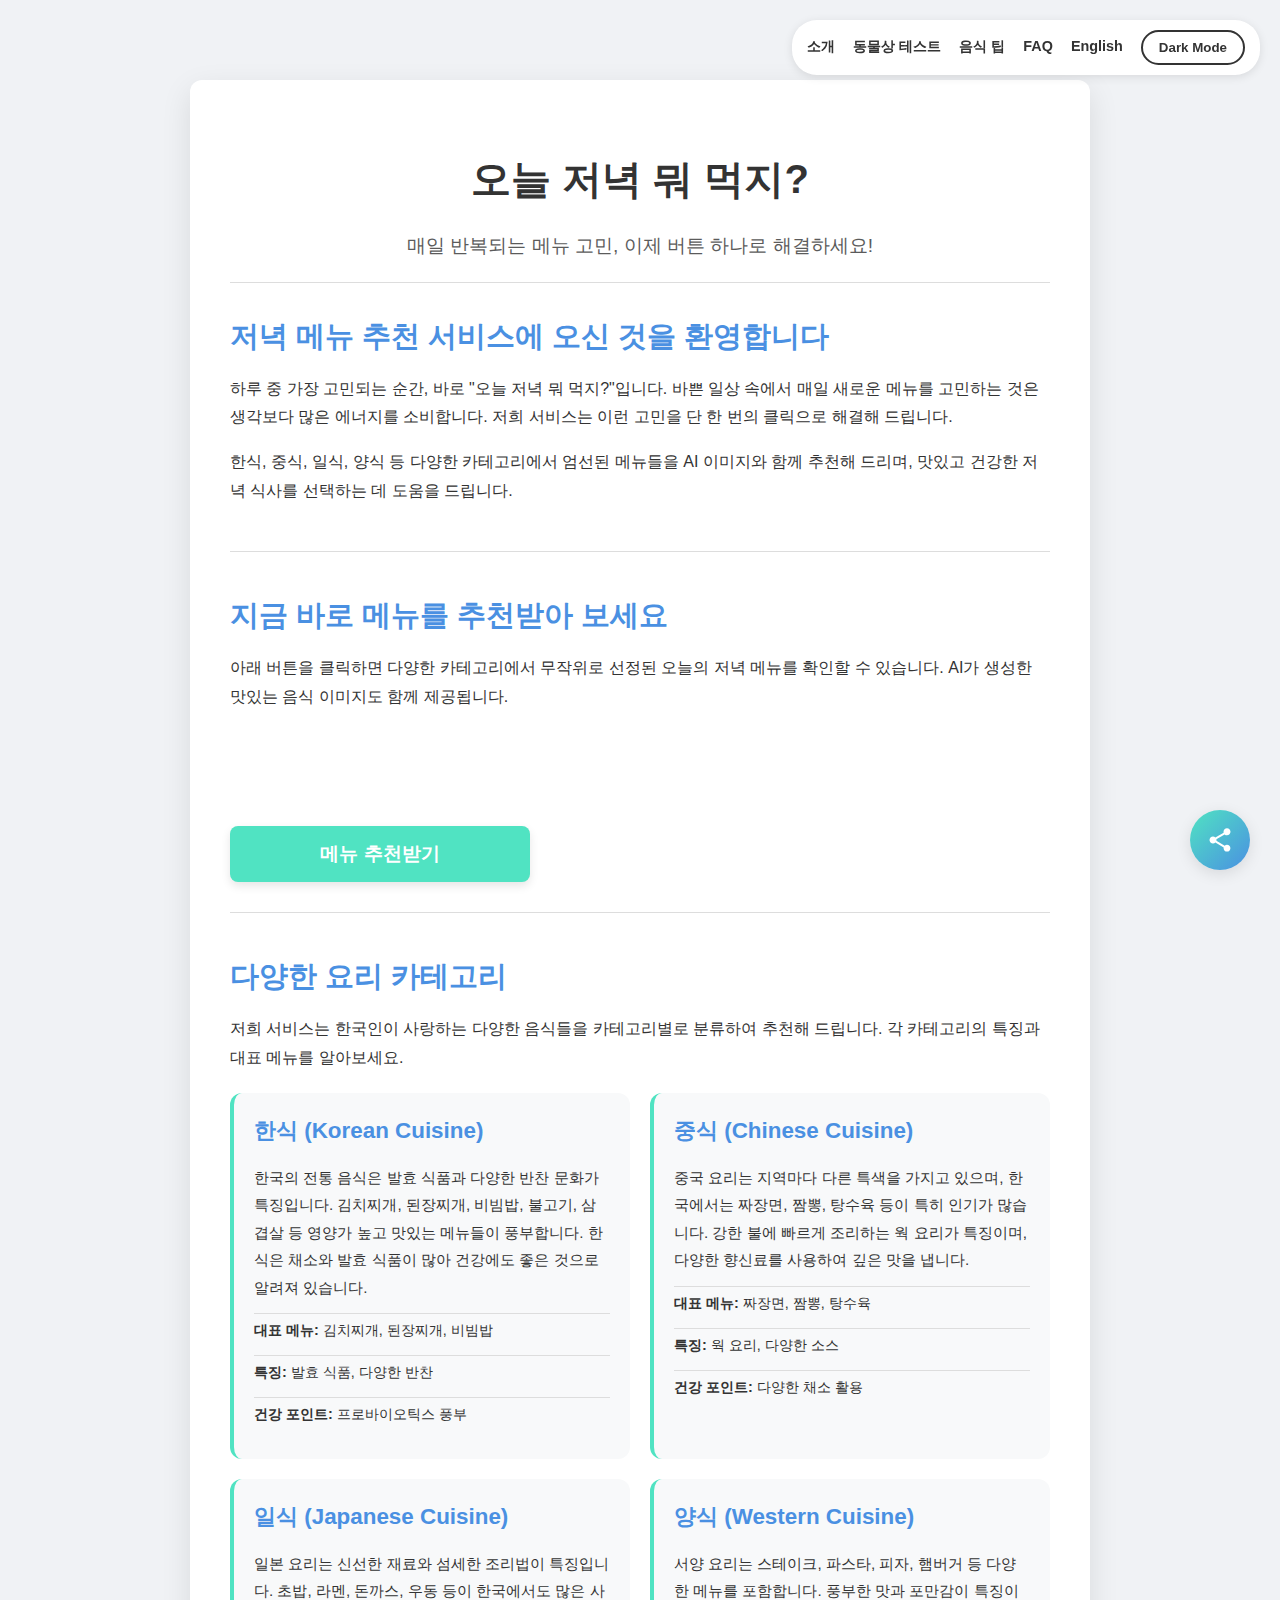
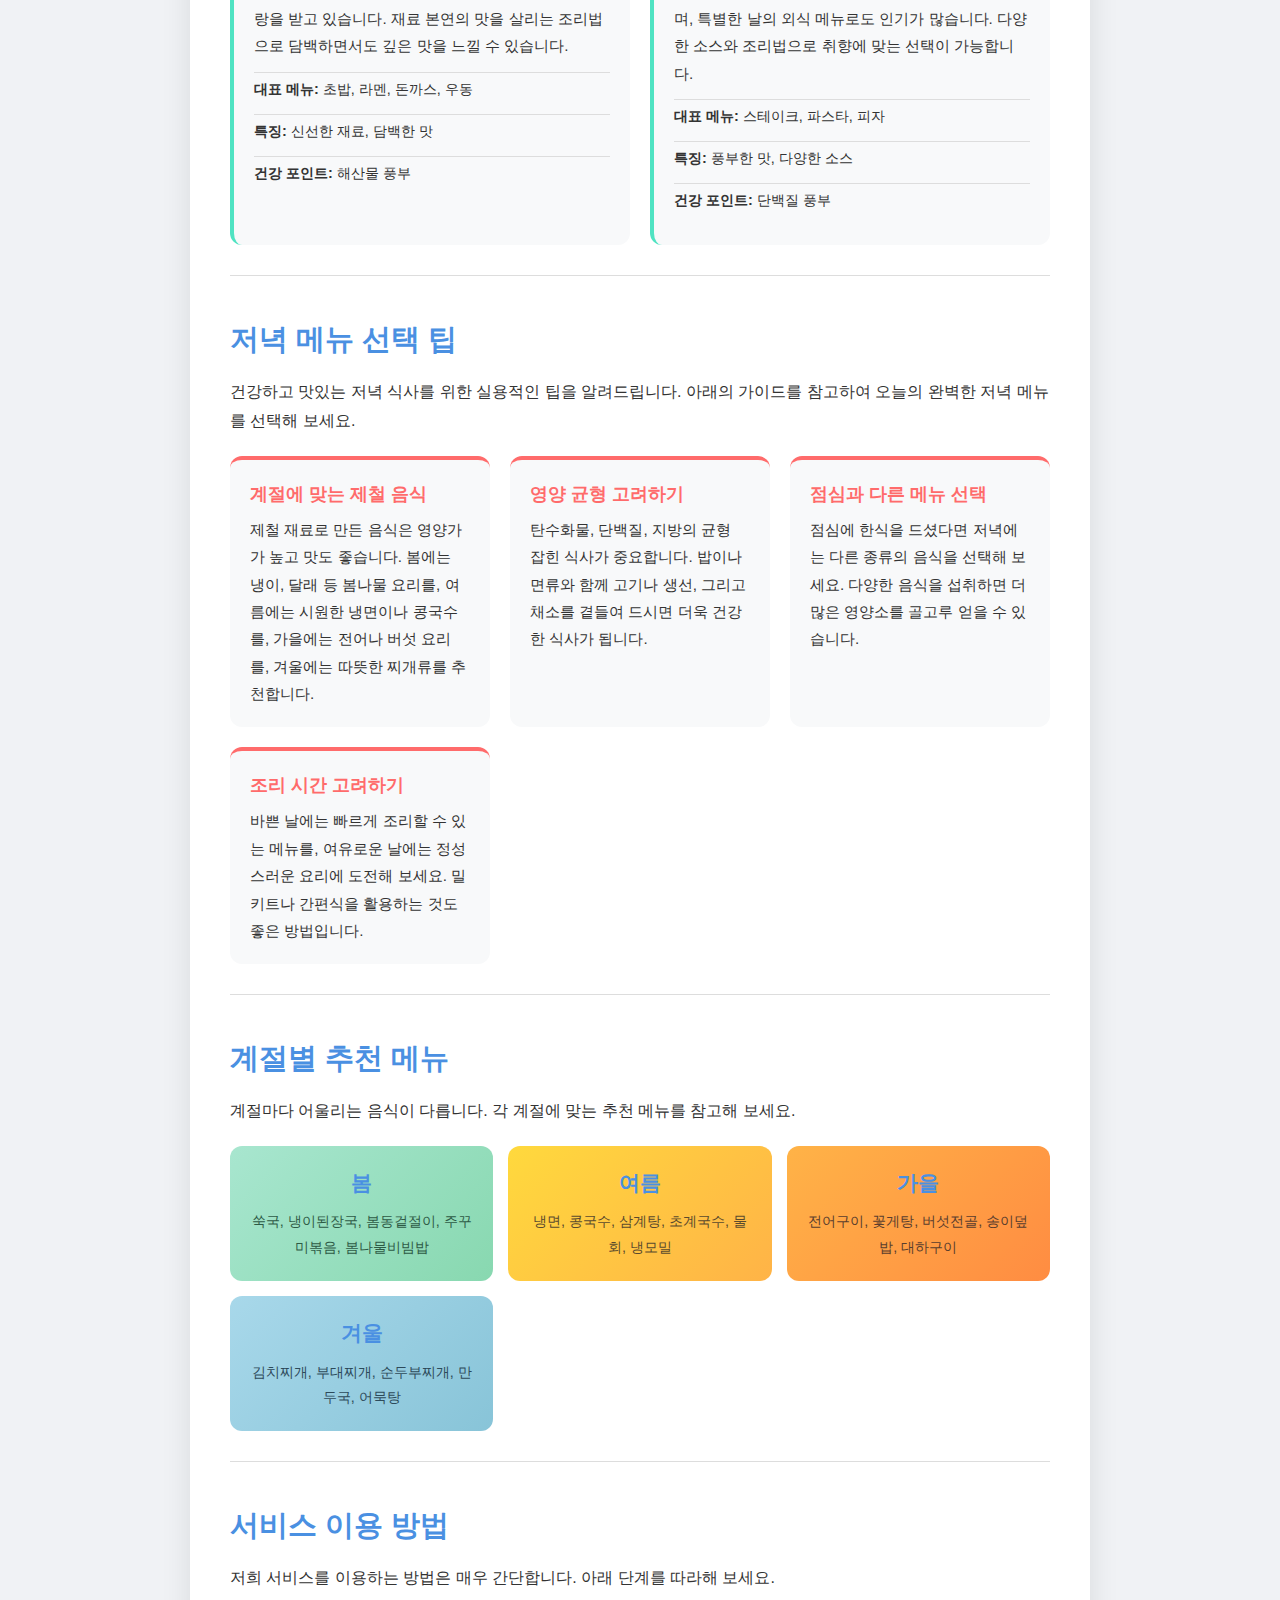
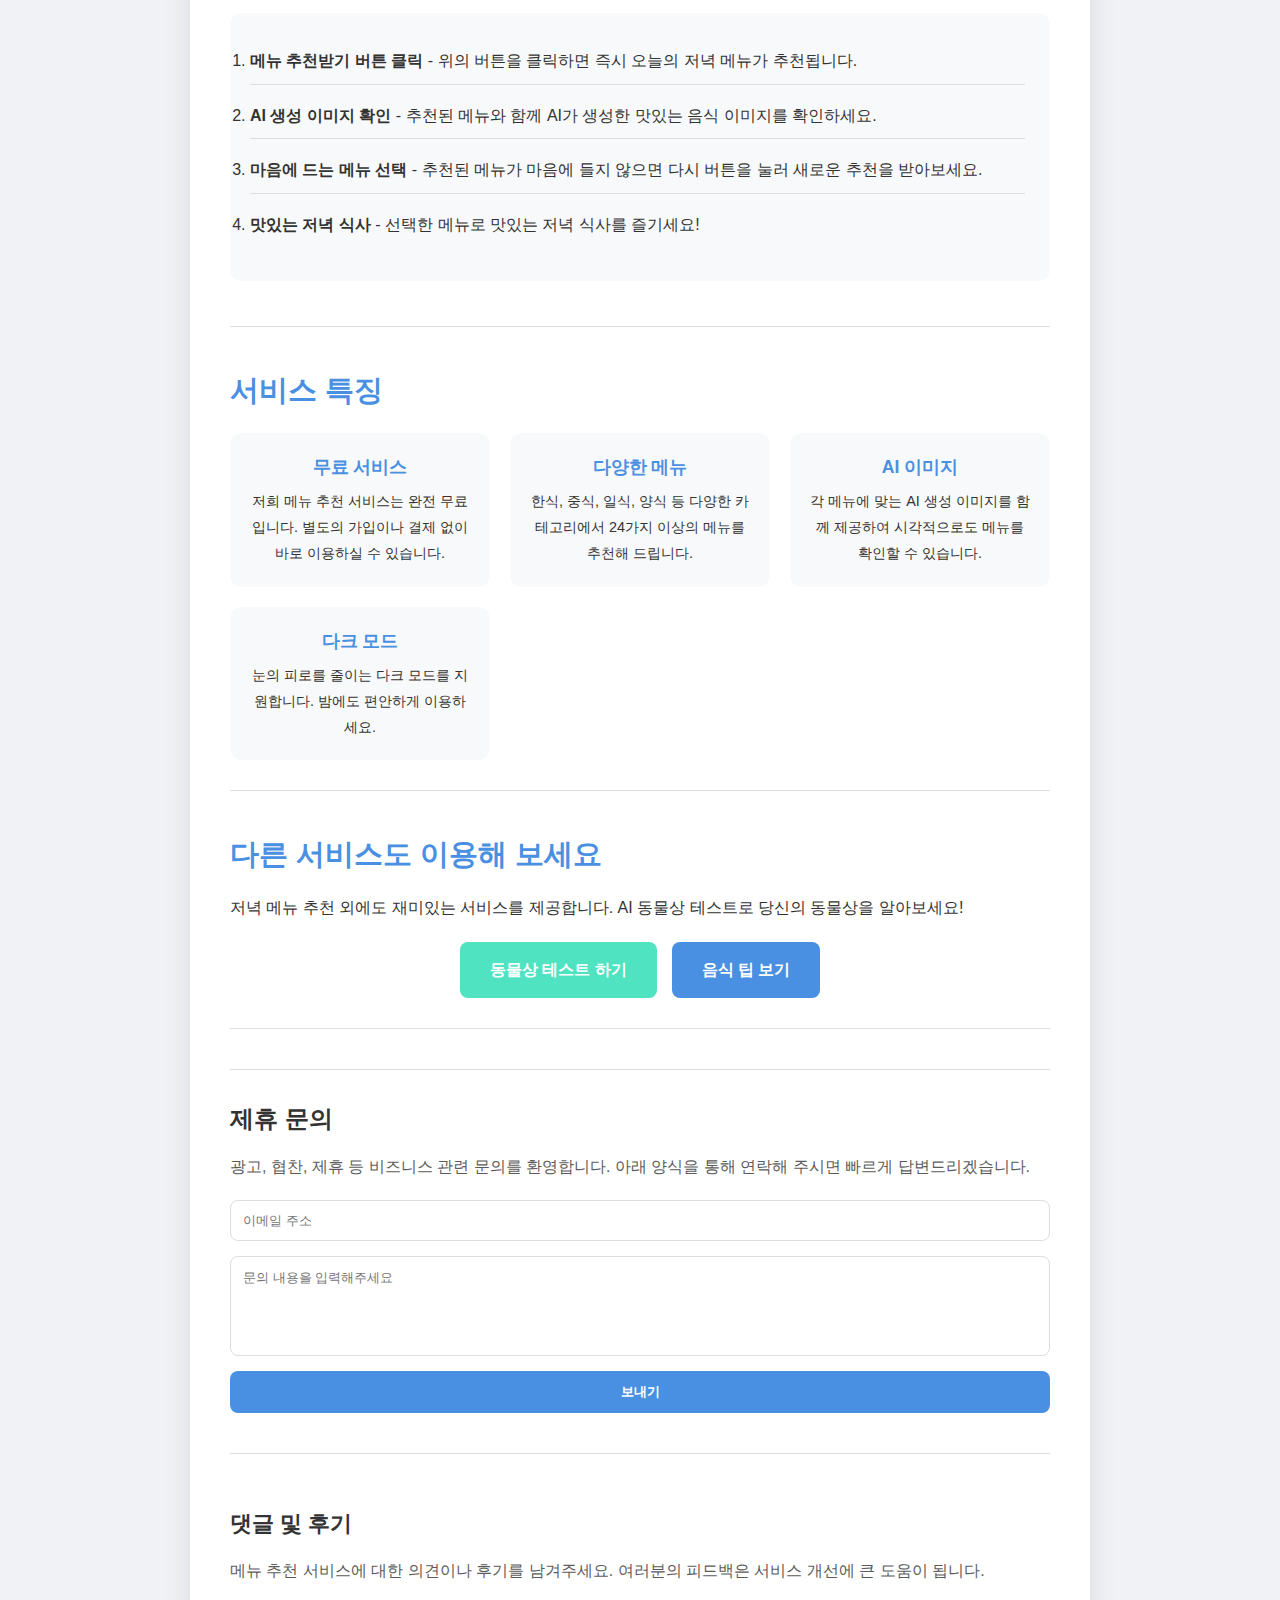
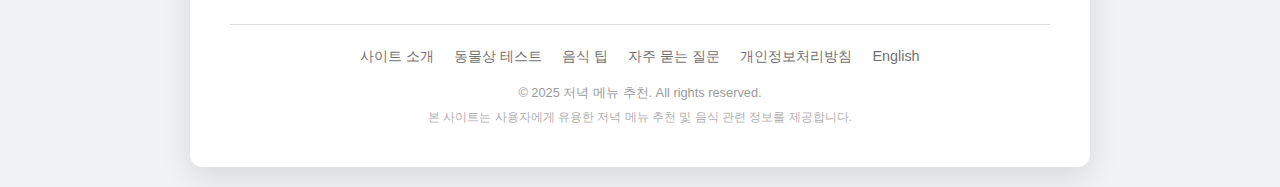
<file: index.html>
<!DOCTYPE html>
<html lang="ko">
<head>
    <!-- Google tag (gtag.js) -->
    <script async src="https://www.googletagmanager.com/gtag/js?id=G-BDTTSJ1EDS"></script>
    <script>
    window.dataLayer = window.dataLayer || [];
    function gtag(){dataLayer.push(arguments);}
    gtag('js', new Date());

    gtag('config', 'G-BDTTSJ1EDS');
    </script>
    <!-- Microsoft Clarity -->
    <script type="text/javascript">
    (function(c,l,a,r,i,t,y){
        c[a]=c[a]||function(){(c[a].q=c[a].q||[]).push(arguments)};
        t=l.createElement(r);t.async=1;t.src="https://www.clarity.ms/tag/"+i;
        y=l.getElementsByTagName(r)[0];y.parentNode.insertBefore(t,y);
    })(window, document, "clarity", "script", "v2pyy2mgm6");
    </script>
    <meta charset="UTF-8">
    <link rel="icon" type="image/svg+xml" href="favicon.svg">
    <link rel="icon" type="image/x-icon" href="favicon.ico">
    <link rel="apple-touch-icon" href="favicon.svg">
    <link rel="preload" href="style.css" as="style">
    <meta name="viewport" content="width=device-width, initial-scale=1.0">
    <meta name="google-adsense-account" content="ca-pub-2962790403778987">
    <meta name="description" content="매일 고민되는 저녁 메뉴! 버튼 하나로 오늘의 저녁 메뉴를 추천받으세요. 한식, 중식, 일식, 양식 등 다양한 요리와 건강한 식단 팁을 제공합니다.">
    <meta name="keywords" content="저녁 메뉴 추천, 오늘 뭐 먹지, 메뉴 추천, 한식, 중식, 일식, 양식, 건강한 식단, 요리 추천, 음식 추천">
    <meta name="author" content="저녁 메뉴 추천">
    <meta name="robots" content="index, follow, max-image-preview:large, max-snippet:-1, max-video-preview:-1">
    <link rel="canonical" href="https://jocoding.cc/">

    <!-- Language Alternates -->
    <link rel="alternate" hreflang="ko" href="https://jocoding.cc/">
    <link rel="alternate" hreflang="en" href="https://jocoding.cc/en.html">
    <link rel="alternate" hreflang="x-default" href="https://jocoding.cc/">

    <!-- Open Graph / Facebook -->
    <meta property="og:type" content="website">
    <meta property="og:url" content="https://jocoding.cc/">
    <meta property="og:title" content="저녁 메뉴 추천 - 오늘 뭐 먹지?">
    <meta property="og:description" content="매일 고민되는 저녁 메뉴! 버튼 하나로 오늘의 저녁 메뉴를 추천받으세요. 한식, 중식, 일식, 양식 등 다양한 요리를 추천합니다.">
    <meta property="og:image" content="https://jocoding.cc/og-image.png">
    <meta property="og:image:width" content="1200">
    <meta property="og:image:height" content="630">
    <meta property="og:locale" content="ko_KR">
    <meta property="og:locale:alternate" content="en_US">
    <meta property="og:site_name" content="저녁 메뉴 추천">

    <!-- Twitter -->
    <meta name="twitter:card" content="summary_large_image">
    <meta name="twitter:url" content="https://jocoding.cc/">
    <meta name="twitter:title" content="저녁 메뉴 추천 - 오늘 뭐 먹지?">
    <meta name="twitter:description" content="매일 고민되는 저녁 메뉴! 버튼 하나로 오늘의 저녁 메뉴를 추천받으세요.">
    <meta name="twitter:image" content="https://jocoding.cc/og-image.png">

    <!-- Additional SEO Meta Tags -->
    <meta name="theme-color" content="#FF6B6B">
    <meta name="mobile-web-app-capable" content="yes">
    <meta name="apple-mobile-web-app-capable" content="yes">
    <meta name="apple-mobile-web-app-status-bar-style" content="default">
    <meta name="apple-mobile-web-app-title" content="메뉴추천">
    <meta name="format-detection" content="telephone=no">

    <!-- Naver SEO -->
    <meta name="naver-site-verification" content="navercodehere">

    <title>저녁 메뉴 추천 - 오늘 뭐 먹지? | 무료 메뉴 추천 서비스</title>
    <link rel="stylesheet" href="style.css">

    <!-- JSON-LD Structured Data -->
    <script type="application/ld+json">
    {
      "@context": "https://schema.org",
      "@type": "WebSite",
      "name": "저녁 메뉴 추천",
      "alternateName": "Dinner Menu Recommendation",
      "url": "https://jocoding.cc/",
      "description": "매일 고민되는 저녁 메뉴를 버튼 하나로 추천받으세요. 한식, 중식, 일식, 양식 등 다양한 메뉴 추천 서비스",
      "inLanguage": ["ko", "en"],
      "potentialAction": {
        "@type": "SearchAction",
        "target": "https://jocoding.cc/?q={search_term_string}",
        "query-input": "required name=search_term_string"
      }
    }
    </script>
    <script type="application/ld+json">
    {
      "@context": "https://schema.org",
      "@type": "WebApplication",
      "name": "저녁 메뉴 추천",
      "url": "https://jocoding.cc/",
      "description": "AI 기반 저녁 메뉴 추천 서비스. 버튼 클릭 한 번으로 오늘의 저녁 메뉴를 추천받으세요.",
      "applicationCategory": "LifestyleApplication",
      "operatingSystem": "All",
      "offers": {
        "@type": "Offer",
        "price": "0",
        "priceCurrency": "KRW"
      },
      "aggregateRating": {
        "@type": "AggregateRating",
        "ratingValue": "4.8",
        "ratingCount": "150"
      }
    }
    </script>
    <script type="application/ld+json">
    {
      "@context": "https://schema.org",
      "@type": "Organization",
      "name": "저녁 메뉴 추천",
      "url": "https://jocoding.cc/",
      "logo": "https://jocoding.cc/favicon.svg",
      "sameAs": []
    }
    </script>
    <script type="application/ld+json">
    {
      "@context": "https://schema.org",
      "@type": "BreadcrumbList",
      "itemListElement": [{
        "@type": "ListItem",
        "position": 1,
        "name": "홈",
        "item": "https://jocoding.cc/"
      }]
    }
    </script>
    <script async src="https://pagead2.googlesyndication.com/pagead/js/adsbygoogle.js?client=ca-pub-2962790403778987" crossorigin="anonymous"></script>
</head>
<body>
    <div class="theme-switch-wrapper">
        <a href="about.html" class="lang-link">소개</a>
        <a href="animal-test.html" class="lang-link">동물상 테스트</a>
        <a href="food-tips.html" class="lang-link">음식 팁</a>
        <a href="faq.html" class="lang-link">FAQ</a>
        <a href="en.html" class="lang-link">English</a>
        <button id="theme-toggle">Dark Mode</button>
    </div>
    <div class="container main-container">
        <header class="hero-section">
            <h1>오늘 저녁 뭐 먹지?</h1>
            <p class="hero-subtitle">매일 반복되는 메뉴 고민, 이제 버튼 하나로 해결하세요!</p>
        </header>

        <section class="intro-section content-section">
            <h2>저녁 메뉴 추천 서비스에 오신 것을 환영합니다</h2>
            <p>하루 중 가장 고민되는 순간, 바로 "오늘 저녁 뭐 먹지?"입니다. 바쁜 일상 속에서 매일 새로운 메뉴를 고민하는 것은 생각보다 많은 에너지를 소비합니다. 저희 서비스는 이런 고민을 단 한 번의 클릭으로 해결해 드립니다.</p>
            <p>한식, 중식, 일식, 양식 등 다양한 카테고리에서 엄선된 메뉴들을 AI 이미지와 함께 추천해 드리며, 맛있고 건강한 저녁 식사를 선택하는 데 도움을 드립니다.</p>
        </section>

        <section class="recommendation-section content-section">
            <h2>지금 바로 메뉴를 추천받아 보세요</h2>
            <p>아래 버튼을 클릭하면 다양한 카테고리에서 무작위로 선정된 오늘의 저녁 메뉴를 확인할 수 있습니다. AI가 생성한 맛있는 음식 이미지도 함께 제공됩니다.</p>
            <div id="result-container" class="result-container"></div>
            <button id="generate-btn">메뉴 추천받기</button>

            <!-- 결과 공유 버튼 -->
            <div id="result-share" class="result-share-box" style="display: none;">
                <div class="share-title">이 메뉴를 친구에게 공유하세요!</div>
                <div class="share-buttons">
                    <button class="share-btn kakao" onclick="shareKakao()">
                        <svg viewBox="0 0 24 24"><path d="M12 3C6.48 3 2 6.48 2 10.5c0 2.55 1.68 4.78 4.18 6.07-.18.66-.67 2.38-.77 2.75-.12.46.17.45.36.33.15-.1 2.4-1.63 3.36-2.28.29.03.58.05.87.05 5.52 0 10-3.48 10-7.92S17.52 3 12 3z"/></svg>
                        <span>카카오톡</span>
                    </button>
                    <button class="share-btn twitter" onclick="shareTwitter()">
                        <svg viewBox="0 0 24 24"><path d="M18.244 2.25h3.308l-7.227 8.26 8.502 11.24H16.17l-5.214-6.817L4.99 21.75H1.68l7.73-8.835L1.254 2.25H8.08l4.713 6.231zm-1.161 17.52h1.833L7.084 4.126H5.117z"/></svg>
                        <span>X (트위터)</span>
                    </button>
                    <button class="share-btn facebook" onclick="shareFacebook()">
                        <svg viewBox="0 0 24 24"><path d="M24 12.073c0-6.627-5.373-12-12-12s-12 5.373-12 12c0 5.99 4.388 10.954 10.125 11.854v-8.385H7.078v-3.47h3.047V9.43c0-3.007 1.792-4.669 4.533-4.669 1.312 0 2.686.235 2.686.235v2.953H15.83c-1.491 0-1.956.925-1.956 1.874v2.25h3.328l-.532 3.47h-2.796v8.385C19.612 23.027 24 18.062 24 12.073z"/></svg>
                        <span>페이스북</span>
                    </button>
                    <button class="share-btn copy-link" onclick="copyResultLink()">
                        <svg viewBox="0 0 24 24"><path d="M16 1H4c-1.1 0-2 .9-2 2v14h2V3h12V1zm3 4H8c-1.1 0-2 .9-2 2v14c0 1.1.9 2 2 2h11c1.1 0 2-.9 2-2V7c0-1.1-.9-2-2-2zm0 16H8V7h11v14z"/></svg>
                        <span>링크 복사</span>
                    </button>
                </div>
            </div>
        </section>

        <section class="cuisine-section content-section">
            <h2>다양한 요리 카테고리</h2>
            <p>저희 서비스는 한국인이 사랑하는 다양한 음식들을 카테고리별로 분류하여 추천해 드립니다. 각 카테고리의 특징과 대표 메뉴를 알아보세요.</p>

            <div class="cuisine-grid">
                <article class="cuisine-card">
                    <h3>한식 (Korean Cuisine)</h3>
                    <p>한국의 전통 음식은 발효 식품과 다양한 반찬 문화가 특징입니다. 김치찌개, 된장찌개, 비빔밥, 불고기, 삼겹살 등 영양가 높고 맛있는 메뉴들이 풍부합니다. 한식은 채소와 발효 식품이 많아 건강에도 좋은 것으로 알려져 있습니다.</p>
                    <ul>
                        <li><strong>대표 메뉴:</strong> 김치찌개, 된장찌개, 비빔밥</li>
                        <li><strong>특징:</strong> 발효 식품, 다양한 반찬</li>
                        <li><strong>건강 포인트:</strong> 프로바이오틱스 풍부</li>
                    </ul>
                </article>

                <article class="cuisine-card">
                    <h3>중식 (Chinese Cuisine)</h3>
                    <p>중국 요리는 지역마다 다른 특색을 가지고 있으며, 한국에서는 짜장면, 짬뽕, 탕수육 등이 특히 인기가 많습니다. 강한 불에 빠르게 조리하는 웍 요리가 특징이며, 다양한 향신료를 사용하여 깊은 맛을 냅니다.</p>
                    <ul>
                        <li><strong>대표 메뉴:</strong> 짜장면, 짬뽕, 탕수육</li>
                        <li><strong>특징:</strong> 웍 요리, 다양한 소스</li>
                        <li><strong>건강 포인트:</strong> 다양한 채소 활용</li>
                    </ul>
                </article>

                <article class="cuisine-card">
                    <h3>일식 (Japanese Cuisine)</h3>
                    <p>일본 요리는 신선한 재료와 섬세한 조리법이 특징입니다. 초밥, 라멘, 돈까스, 우동 등이 한국에서도 많은 사랑을 받고 있습니다. 재료 본연의 맛을 살리는 조리법으로 담백하면서도 깊은 맛을 느낄 수 있습니다.</p>
                    <ul>
                        <li><strong>대표 메뉴:</strong> 초밥, 라멘, 돈까스, 우동</li>
                        <li><strong>특징:</strong> 신선한 재료, 담백한 맛</li>
                        <li><strong>건강 포인트:</strong> 해산물 풍부</li>
                    </ul>
                </article>

                <article class="cuisine-card">
                    <h3>양식 (Western Cuisine)</h3>
                    <p>서양 요리는 스테이크, 파스타, 피자, 햄버거 등 다양한 메뉴를 포함합니다. 풍부한 맛과 포만감이 특징이며, 특별한 날의 외식 메뉴로도 인기가 많습니다. 다양한 소스와 조리법으로 취향에 맞는 선택이 가능합니다.</p>
                    <ul>
                        <li><strong>대표 메뉴:</strong> 스테이크, 파스타, 피자</li>
                        <li><strong>특징:</strong> 풍부한 맛, 다양한 소스</li>
                        <li><strong>건강 포인트:</strong> 단백질 풍부</li>
                    </ul>
                </article>
            </div>
        </section>

        <section class="tips-section content-section">
            <h2>저녁 메뉴 선택 팁</h2>
            <p>건강하고 맛있는 저녁 식사를 위한 실용적인 팁을 알려드립니다. 아래의 가이드를 참고하여 오늘의 완벽한 저녁 메뉴를 선택해 보세요.</p>

            <div class="tips-grid">
                <div class="tip-item">
                    <h4>계절에 맞는 제철 음식</h4>
                    <p>제철 재료로 만든 음식은 영양가가 높고 맛도 좋습니다. 봄에는 냉이, 달래 등 봄나물 요리를, 여름에는 시원한 냉면이나 콩국수를, 가을에는 전어나 버섯 요리를, 겨울에는 따뜻한 찌개류를 추천합니다.</p>
                </div>
                <div class="tip-item">
                    <h4>영양 균형 고려하기</h4>
                    <p>탄수화물, 단백질, 지방의 균형 잡힌 식사가 중요합니다. 밥이나 면류와 함께 고기나 생선, 그리고 채소를 곁들여 드시면 더욱 건강한 식사가 됩니다.</p>
                </div>
                <div class="tip-item">
                    <h4>점심과 다른 메뉴 선택</h4>
                    <p>점심에 한식을 드셨다면 저녁에는 다른 종류의 음식을 선택해 보세요. 다양한 음식을 섭취하면 더 많은 영양소를 골고루 얻을 수 있습니다.</p>
                </div>
                <div class="tip-item">
                    <h4>조리 시간 고려하기</h4>
                    <p>바쁜 날에는 빠르게 조리할 수 있는 메뉴를, 여유로운 날에는 정성스러운 요리에 도전해 보세요. 밀키트나 간편식을 활용하는 것도 좋은 방법입니다.</p>
                </div>
            </div>
        </section>

        <section class="seasonal-section content-section">
            <h2>계절별 추천 메뉴</h2>
            <p>계절마다 어울리는 음식이 다릅니다. 각 계절에 맞는 추천 메뉴를 참고해 보세요.</p>

            <div class="seasonal-grid">
                <div class="season-card spring">
                    <h4>봄</h4>
                    <p>쑥국, 냉이된장국, 봄동겉절이, 주꾸미볶음, 봄나물비빔밥</p>
                </div>
                <div class="season-card summer">
                    <h4>여름</h4>
                    <p>냉면, 콩국수, 삼계탕, 초계국수, 물회, 냉모밀</p>
                </div>
                <div class="season-card fall">
                    <h4>가을</h4>
                    <p>전어구이, 꽃게탕, 버섯전골, 송이덮밥, 대하구이</p>
                </div>
                <div class="season-card winter">
                    <h4>겨울</h4>
                    <p>김치찌개, 부대찌개, 순두부찌개, 만두국, 어묵탕</p>
                </div>
            </div>
        </section>

        <section class="how-it-works content-section">
            <h2>서비스 이용 방법</h2>
            <p>저희 서비스를 이용하는 방법은 매우 간단합니다. 아래 단계를 따라해 보세요.</p>
            <ol class="steps-list">
                <li><strong>메뉴 추천받기 버튼 클릭</strong> - 위의 버튼을 클릭하면 즉시 오늘의 저녁 메뉴가 추천됩니다.</li>
                <li><strong>AI 생성 이미지 확인</strong> - 추천된 메뉴와 함께 AI가 생성한 맛있는 음식 이미지를 확인하세요.</li>
                <li><strong>마음에 드는 메뉴 선택</strong> - 추천된 메뉴가 마음에 들지 않으면 다시 버튼을 눌러 새로운 추천을 받아보세요.</li>
                <li><strong>맛있는 저녁 식사</strong> - 선택한 메뉴로 맛있는 저녁 식사를 즐기세요!</li>
            </ol>
        </section>

        <section class="features-section content-section">
            <h2>서비스 특징</h2>
            <div class="features-grid">
                <div class="feature-box">
                    <h4>무료 서비스</h4>
                    <p>저희 메뉴 추천 서비스는 완전 무료입니다. 별도의 가입이나 결제 없이 바로 이용하실 수 있습니다.</p>
                </div>
                <div class="feature-box">
                    <h4>다양한 메뉴</h4>
                    <p>한식, 중식, 일식, 양식 등 다양한 카테고리에서 24가지 이상의 메뉴를 추천해 드립니다.</p>
                </div>
                <div class="feature-box">
                    <h4>AI 이미지</h4>
                    <p>각 메뉴에 맞는 AI 생성 이미지를 함께 제공하여 시각적으로도 메뉴를 확인할 수 있습니다.</p>
                </div>
                <div class="feature-box">
                    <h4>다크 모드</h4>
                    <p>눈의 피로를 줄이는 다크 모드를 지원합니다. 밤에도 편안하게 이용하세요.</p>
                </div>
            </div>
        </section>

        <section class="cta-section content-section">
            <h2>다른 서비스도 이용해 보세요</h2>
            <p>저녁 메뉴 추천 외에도 재미있는 서비스를 제공합니다. AI 동물상 테스트로 당신의 동물상을 알아보세요!</p>
            <div class="cta-buttons">
                <a href="animal-test.html" class="cta-btn">동물상 테스트 하기</a>
                <a href="food-tips.html" class="cta-btn secondary">음식 팁 보기</a>
            </div>
        </section>

        <section class="contact-section">
            <hr>
            <h3>제휴 문의</h3>
            <p>광고, 협찬, 제휴 등 비즈니스 관련 문의를 환영합니다. 아래 양식을 통해 연락해 주시면 빠르게 답변드리겠습니다.</p>
            <form action="https://formspree.io/f/xeeejzvo" method="POST">
                <input type="email" name="email" placeholder="이메일 주소" required>
                <textarea name="message" placeholder="문의 내용을 입력해주세요" required></textarea>
                <button type="submit" id="submit-btn">보내기</button>
            </form>
        </section>

        <section class="comments-section">
            <h3>댓글 및 후기</h3>
            <p>메뉴 추천 서비스에 대한 의견이나 후기를 남겨주세요. 여러분의 피드백은 서비스 개선에 큰 도움이 됩니다.</p>
            <div id="disqus_thread" style="margin-top: 20px;"></div>
            <script>
                var disqus_config = function () {
                    this.page.url = window.location.href;
                    this.page.identifier = 'index-ko';
                };
                (function() {
                    var d = document, s = d.createElement('script');
                    s.src = 'https://productbuilder.disqus.com/embed.js';
                    s.setAttribute('data-timestamp', +new Date());
                    (d.head || d.body).appendChild(s);
                })();
            </script>
            <noscript>Please enable JavaScript to view the <a href="https://disqus.com/?ref_noscript">comments powered by Disqus.</a></noscript>
        </section>

        <footer class="site-footer">
            <div class="footer-links">
                <a href="about.html">사이트 소개</a>
                <a href="animal-test.html">동물상 테스트</a>
                <a href="food-tips.html">음식 팁</a>
                <a href="faq.html">자주 묻는 질문</a>
                <a href="privacy.html">개인정보처리방침</a>
                <a href="en.html">English</a>
            </div>
            <p class="footer-copyright">&copy; 2025 저녁 메뉴 추천. All rights reserved.</p>
            <p class="footer-info">본 사이트는 사용자에게 유용한 저녁 메뉴 추천 및 음식 관련 정보를 제공합니다.</p>
        </footer>
    </div>

    <!-- 플로팅 공유 버튼 -->
    <div class="floating-share">
        <div class="floating-share-menu" id="floating-menu">
            <button class="share-btn kakao" onclick="shareKakaoSite()">
                <svg viewBox="0 0 24 24"><path d="M12 3C6.48 3 2 6.48 2 10.5c0 2.55 1.68 4.78 4.18 6.07-.18.66-.67 2.38-.77 2.75-.12.46.17.45.36.33.15-.1 2.4-1.63 3.36-2.28.29.03.58.05.87.05 5.52 0 10-3.48 10-7.92S17.52 3 12 3z"/></svg>
                <span>카카오톡</span>
            </button>
            <button class="share-btn twitter" onclick="shareTwitterSite()">
                <svg viewBox="0 0 24 24"><path d="M18.244 2.25h3.308l-7.227 8.26 8.502 11.24H16.17l-5.214-6.817L4.99 21.75H1.68l7.73-8.835L1.254 2.25H8.08l4.713 6.231zm-1.161 17.52h1.833L7.084 4.126H5.117z"/></svg>
                <span>X (트위터)</span>
            </button>
            <button class="share-btn facebook" onclick="shareFacebookSite()">
                <svg viewBox="0 0 24 24"><path d="M24 12.073c0-6.627-5.373-12-12-12s-12 5.373-12 12c0 5.99 4.388 10.954 10.125 11.854v-8.385H7.078v-3.47h3.047V9.43c0-3.007 1.792-4.669 4.533-4.669 1.312 0 2.686.235 2.686.235v2.953H15.83c-1.491 0-1.956.925-1.956 1.874v2.25h3.328l-.532 3.47h-2.796v8.385C19.612 23.027 24 18.062 24 12.073z"/></svg>
                <span>페이스북</span>
            </button>
            <button class="share-btn copy-link" onclick="copySiteLink()">
                <svg viewBox="0 0 24 24"><path d="M16 1H4c-1.1 0-2 .9-2 2v14h2V3h12V1zm3 4H8c-1.1 0-2 .9-2 2v14c0 1.1.9 2 2 2h11c1.1 0 2-.9 2-2V7c0-1.1-.9-2-2-2zm0 16H8V7h11v14z"/></svg>
                <span>링크 복사</span>
            </button>
        </div>
        <button class="floating-share-btn" onclick="toggleFloatingMenu()" aria-label="공유하기">
            <svg viewBox="0 0 24 24"><path d="M18 16.08c-.76 0-1.44.3-1.96.77L8.91 12.7c.05-.23.09-.46.09-.7s-.04-.47-.09-.7l7.05-4.11c.54.5 1.25.81 2.04.81 1.66 0 3-1.34 3-3s-1.34-3-3-3-3 1.34-3 3c0 .24.04.47.09.7L8.04 9.81C7.5 9.31 6.79 9 6 9c-1.66 0-3 1.34-3 3s1.34 3 3 3c.79 0 1.5-.31 2.04-.81l7.12 4.16c-.05.21-.08.43-.08.65 0 1.61 1.31 2.92 2.92 2.92s2.92-1.31 2.92-2.92-1.31-2.92-2.92-2.92z"/></svg>
        </button>
    </div>

    <!-- 토스트 알림 -->
    <div class="toast" id="toast"></div>

    <script src="main.js"></script>

    <!-- Userback Feedback Widget -->
    <script>
    window.Userback = window.Userback || {};
    Userback.access_token = "A-ZsoKOtlcdKxbbefdEj15Iw2hb";
    (function(d) {
        var s = d.createElement('script');s.async = true;s.src = 'https://static.userback.io/widget/v1.js';(d.head || d.body).appendChild(s);
    })(document);
    </script>
</body>
</html>
</file>
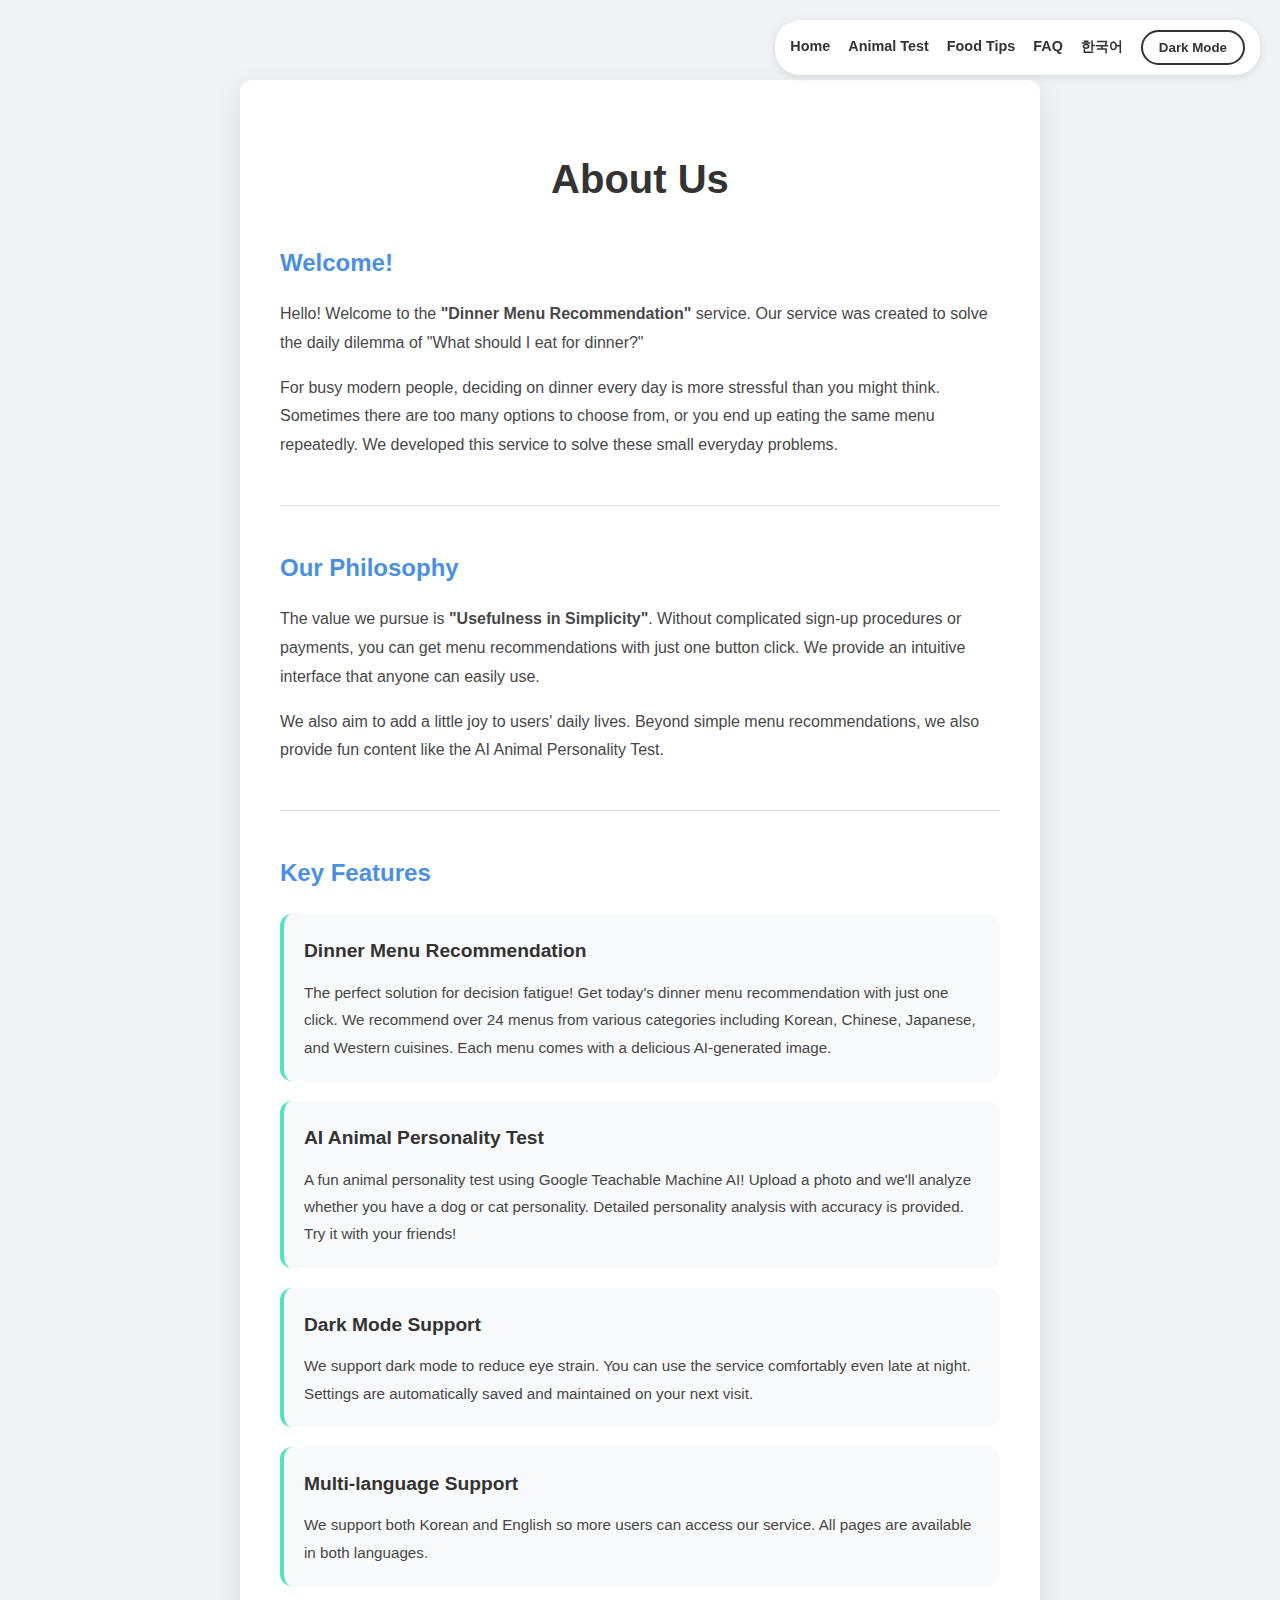
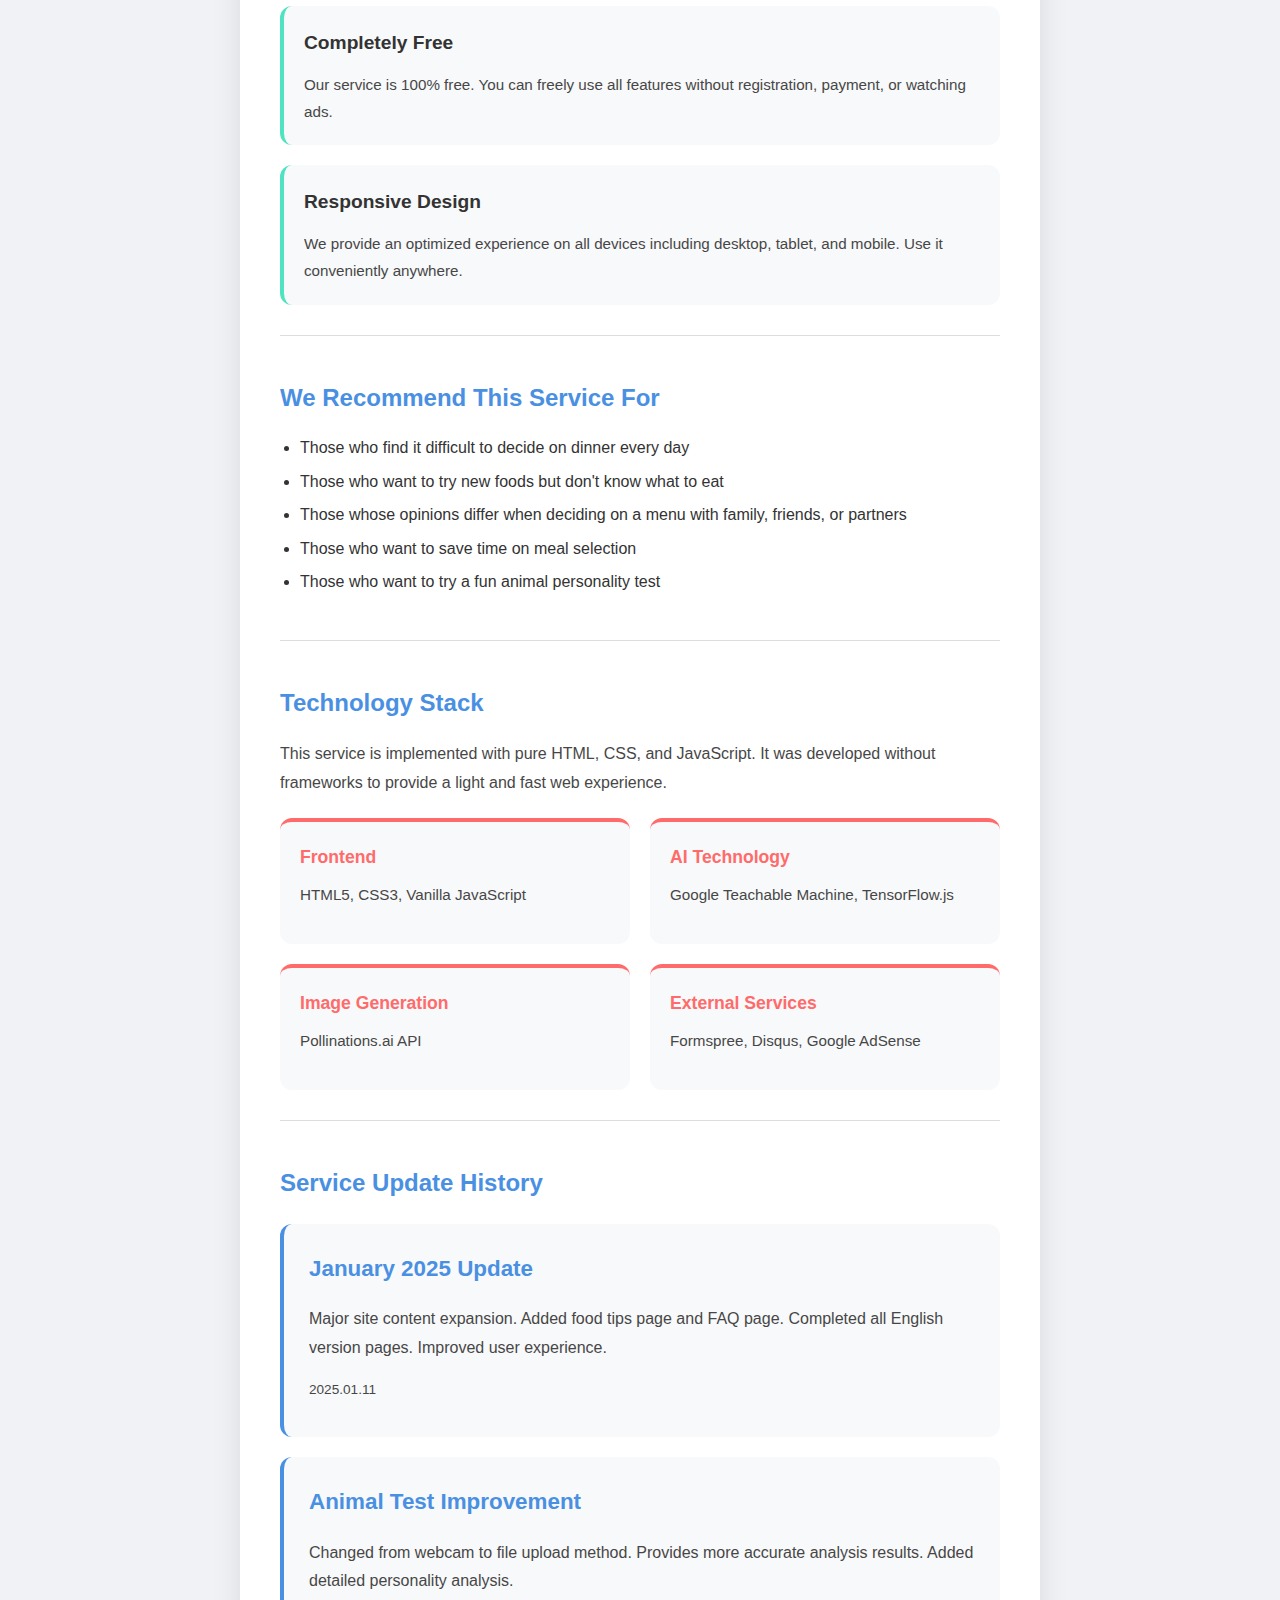
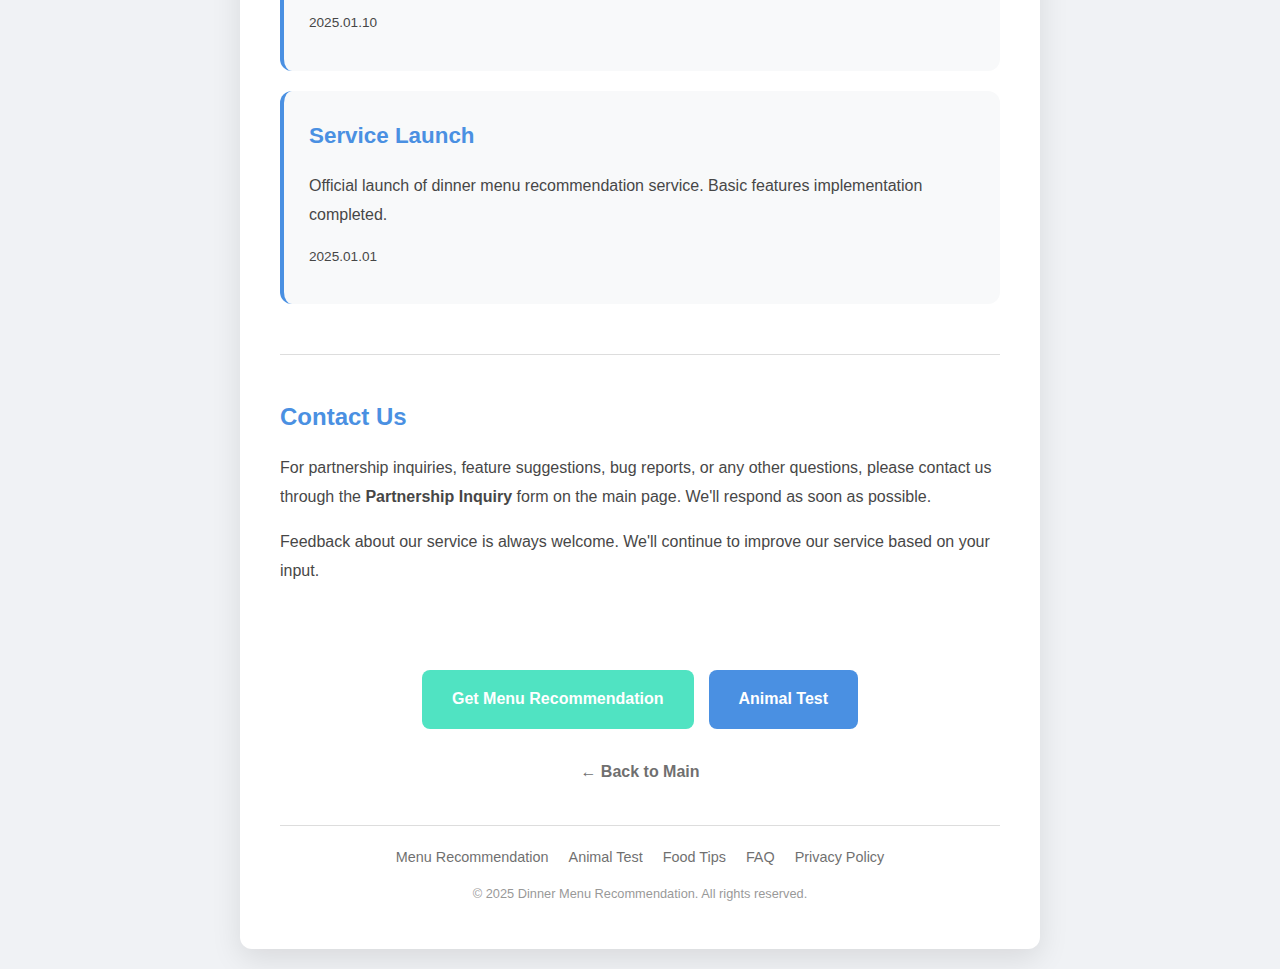
<file: about-en.html>
<!DOCTYPE html>
<html lang="en">
<head>
    <!-- Google tag (gtag.js) -->
    <script async src="https://www.googletagmanager.com/gtag/js?id=G-BDTTSJ1EDS"></script>
    <script>
    window.dataLayer = window.dataLayer || [];
    function gtag(){dataLayer.push(arguments);}
    gtag('js', new Date());

    gtag('config', 'G-BDTTSJ1EDS');
    </script>
    <meta charset="UTF-8">
    <meta name="viewport" content="width=device-width, initial-scale=1.0">
    <meta name="google-adsense-account" content="ca-pub-2962790403778987">
    <meta name="description" content="About Dinner Menu Recommendation - AI-powered animal personality test and delicious dinner menu recommendations. Get free recommendations for Korean, Chinese, Japanese, and Western cuisines.">
    <meta name="keywords" content="dinner menu recommendation, about, AI animal test, menu recommendation service, free service">
    <title>About - Dinner Menu Recommendation | Service Information</title>
    <link rel="stylesheet" href="style.css">
    <script async src="https://pagead2.googlesyndication.com/pagead/js/adsbygoogle.js?client=ca-pub-2962790403778987" crossorigin="anonymous"></script>
</head>
<body>
    <div class="theme-switch-wrapper">
        <a href="en.html" class="lang-link">Home</a>
        <a href="animal-test-en.html" class="lang-link">Animal Test</a>
        <a href="food-tips-en.html" class="lang-link">Food Tips</a>
        <a href="faq-en.html" class="lang-link">FAQ</a>
        <a href="about.html" class="lang-link">한국어</a>
        <button id="theme-toggle">Dark Mode</button>
    </div>
    <div class="container" style="max-width: 800px;">
        <h1>About Us</h1>

        <div class="about-content">
            <section class="content-section">
                <h2>Welcome!</h2>
                <p>Hello! Welcome to the <strong>"Dinner Menu Recommendation"</strong> service. Our service was created to solve the daily dilemma of "What should I eat for dinner?"</p>
                <p>For busy modern people, deciding on dinner every day is more stressful than you might think. Sometimes there are too many options to choose from, or you end up eating the same menu repeatedly. We developed this service to solve these small everyday problems.</p>
            </section>

            <section class="content-section">
                <h2>Our Philosophy</h2>
                <p>The value we pursue is <strong>"Usefulness in Simplicity"</strong>. Without complicated sign-up procedures or payments, you can get menu recommendations with just one button click. We provide an intuitive interface that anyone can easily use.</p>
                <p>We also aim to add a little joy to users' daily lives. Beyond simple menu recommendations, we also provide fun content like the AI Animal Personality Test.</p>
            </section>

            <section class="content-section">
                <h2>Key Features</h2>
                <div class="feature-list">
                    <div class="feature-item">
                        <h3>Dinner Menu Recommendation</h3>
                        <p>The perfect solution for decision fatigue! Get today's dinner menu recommendation with just one click. We recommend over 24 menus from various categories including Korean, Chinese, Japanese, and Western cuisines. Each menu comes with a delicious AI-generated image.</p>
                    </div>

                    <div class="feature-item">
                        <h3>AI Animal Personality Test</h3>
                        <p>A fun animal personality test using Google Teachable Machine AI! Upload a photo and we'll analyze whether you have a dog or cat personality. Detailed personality analysis with accuracy is provided. Try it with your friends!</p>
                    </div>

                    <div class="feature-item">
                        <h3>Dark Mode Support</h3>
                        <p>We support dark mode to reduce eye strain. You can use the service comfortably even late at night. Settings are automatically saved and maintained on your next visit.</p>
                    </div>

                    <div class="feature-item">
                        <h3>Multi-language Support</h3>
                        <p>We support both Korean and English so more users can access our service. All pages are available in both languages.</p>
                    </div>

                    <div class="feature-item">
                        <h3>Completely Free</h3>
                        <p>Our service is 100% free. You can freely use all features without registration, payment, or watching ads.</p>
                    </div>

                    <div class="feature-item">
                        <h3>Responsive Design</h3>
                        <p>We provide an optimized experience on all devices including desktop, tablet, and mobile. Use it conveniently anywhere.</p>
                    </div>
                </div>
            </section>

            <section class="content-section">
                <h2>We Recommend This Service For</h2>
                <ul>
                    <li>Those who find it difficult to decide on dinner every day</li>
                    <li>Those who want to try new foods but don't know what to eat</li>
                    <li>Those whose opinions differ when deciding on a menu with family, friends, or partners</li>
                    <li>Those who want to save time on meal selection</li>
                    <li>Those who want to try a fun animal personality test</li>
                </ul>
            </section>

            <section class="content-section">
                <h2>Technology Stack</h2>
                <p>This service is implemented with pure HTML, CSS, and JavaScript. It was developed without frameworks to provide a light and fast web experience.</p>
                <div class="tips-grid">
                    <div class="tip-item">
                        <h4>Frontend</h4>
                        <p>HTML5, CSS3, Vanilla JavaScript</p>
                    </div>
                    <div class="tip-item">
                        <h4>AI Technology</h4>
                        <p>Google Teachable Machine, TensorFlow.js</p>
                    </div>
                    <div class="tip-item">
                        <h4>Image Generation</h4>
                        <p>Pollinations.ai API</p>
                    </div>
                    <div class="tip-item">
                        <h4>External Services</h4>
                        <p>Formspree, Disqus, Google AdSense</p>
                    </div>
                </div>
            </section>

            <section class="content-section">
                <h2>Service Update History</h2>
                <div class="article-list">
                    <div class="article-card">
                        <h3>January 2025 Update</h3>
                        <p>Major site content expansion. Added food tips page and FAQ page. Completed all English version pages. Improved user experience.</p>
                        <p class="article-meta">2025.01.11</p>
                    </div>
                    <div class="article-card">
                        <h3>Animal Test Improvement</h3>
                        <p>Changed from webcam to file upload method. Provides more accurate analysis results. Added detailed personality analysis.</p>
                        <p class="article-meta">2025.01.10</p>
                    </div>
                    <div class="article-card">
                        <h3>Service Launch</h3>
                        <p>Official launch of dinner menu recommendation service. Basic features implementation completed.</p>
                        <p class="article-meta">2025.01.01</p>
                    </div>
                </div>
            </section>

            <section class="content-section">
                <h2>Contact Us</h2>
                <p>For partnership inquiries, feature suggestions, bug reports, or any other questions, please contact us through the <strong>Partnership Inquiry</strong> form on the main page. We'll respond as soon as possible.</p>
                <p>Feedback about our service is always welcome. We'll continue to improve our service based on your input.</p>
            </section>

            <div class="cta-buttons">
                <a href="en.html" class="cta-btn">Get Menu Recommendation</a>
                <a href="animal-test-en.html" class="cta-btn secondary">Animal Test</a>
            </div>
        </div>

        <a href="en.html" class="back-link">← Back to Main</a>

        <footer class="site-footer">
            <div class="footer-links">
                <a href="en.html">Menu Recommendation</a>
                <a href="animal-test-en.html">Animal Test</a>
                <a href="food-tips-en.html">Food Tips</a>
                <a href="faq-en.html">FAQ</a>
                <a href="privacy-en.html">Privacy Policy</a>
            </div>
            <p class="footer-copyright">&copy; 2025 Dinner Menu Recommendation. All rights reserved.</p>
        </footer>
    </div>

    <script>
        const themeToggle = document.getElementById('theme-toggle');
        const body = document.body;

        if (localStorage.getItem('dark-mode') === 'true') {
            body.classList.add('dark-mode');
            themeToggle.textContent = 'Light Mode';
        }

        themeToggle.addEventListener('click', () => {
            body.classList.toggle('dark-mode');
            if (body.classList.contains('dark-mode')) {
                themeToggle.textContent = 'Light Mode';
                localStorage.setItem('dark-mode', 'true');
            } else {
                themeToggle.textContent = 'Dark Mode';
                localStorage.setItem('dark-mode', 'false');
            }
        });
    </script>
</body>
</html>
</file>
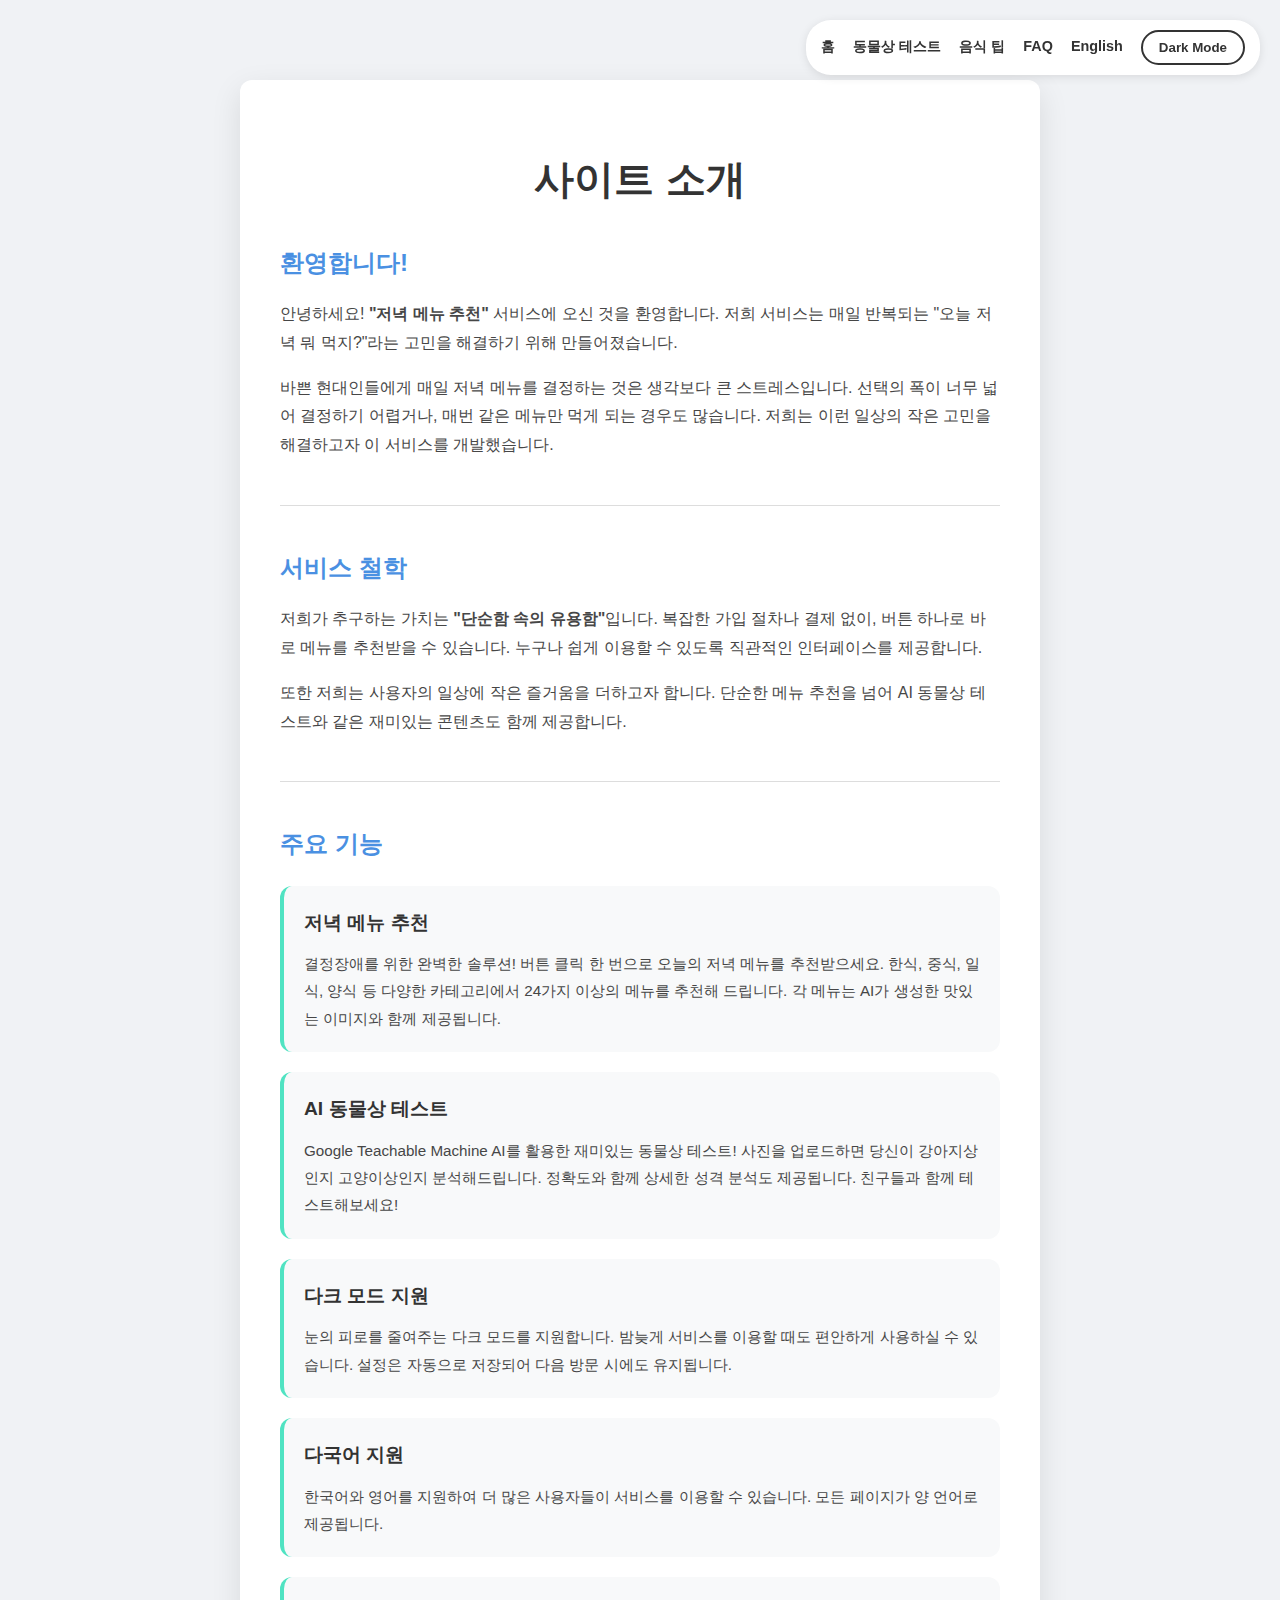
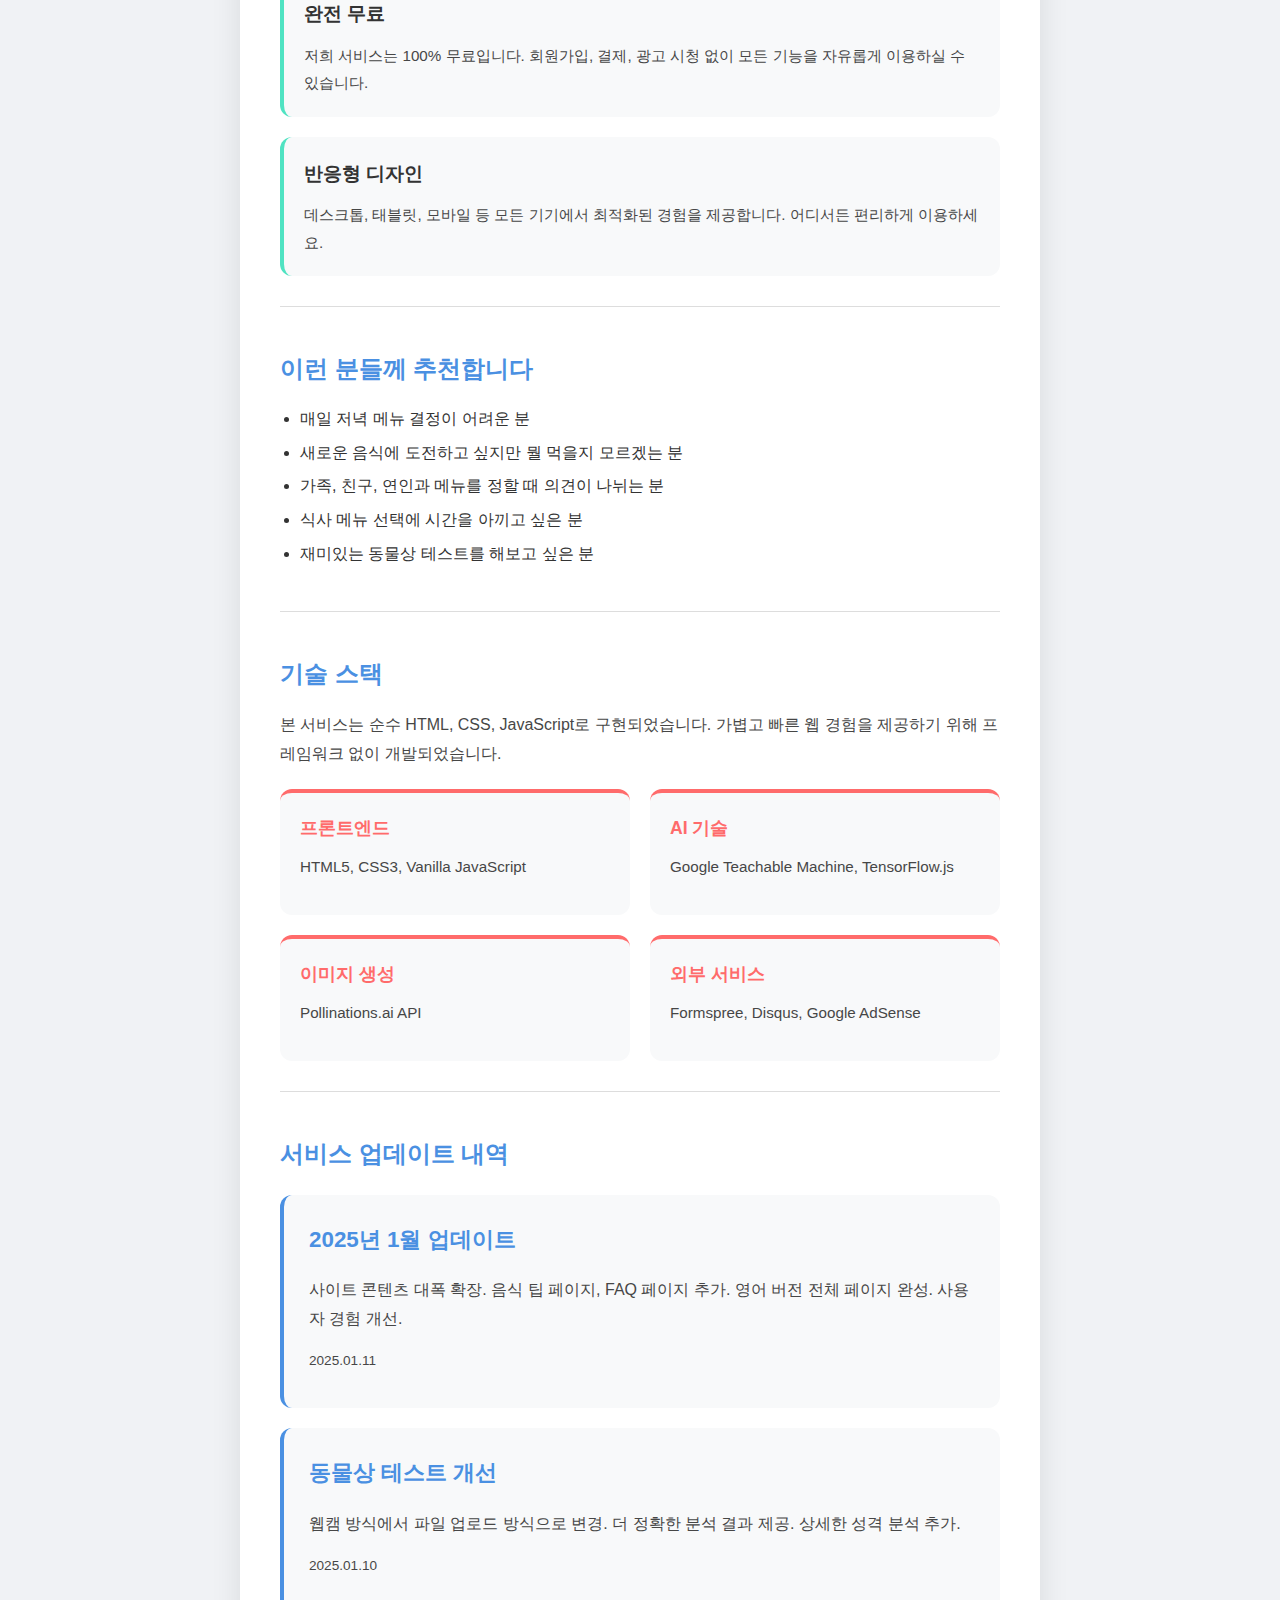
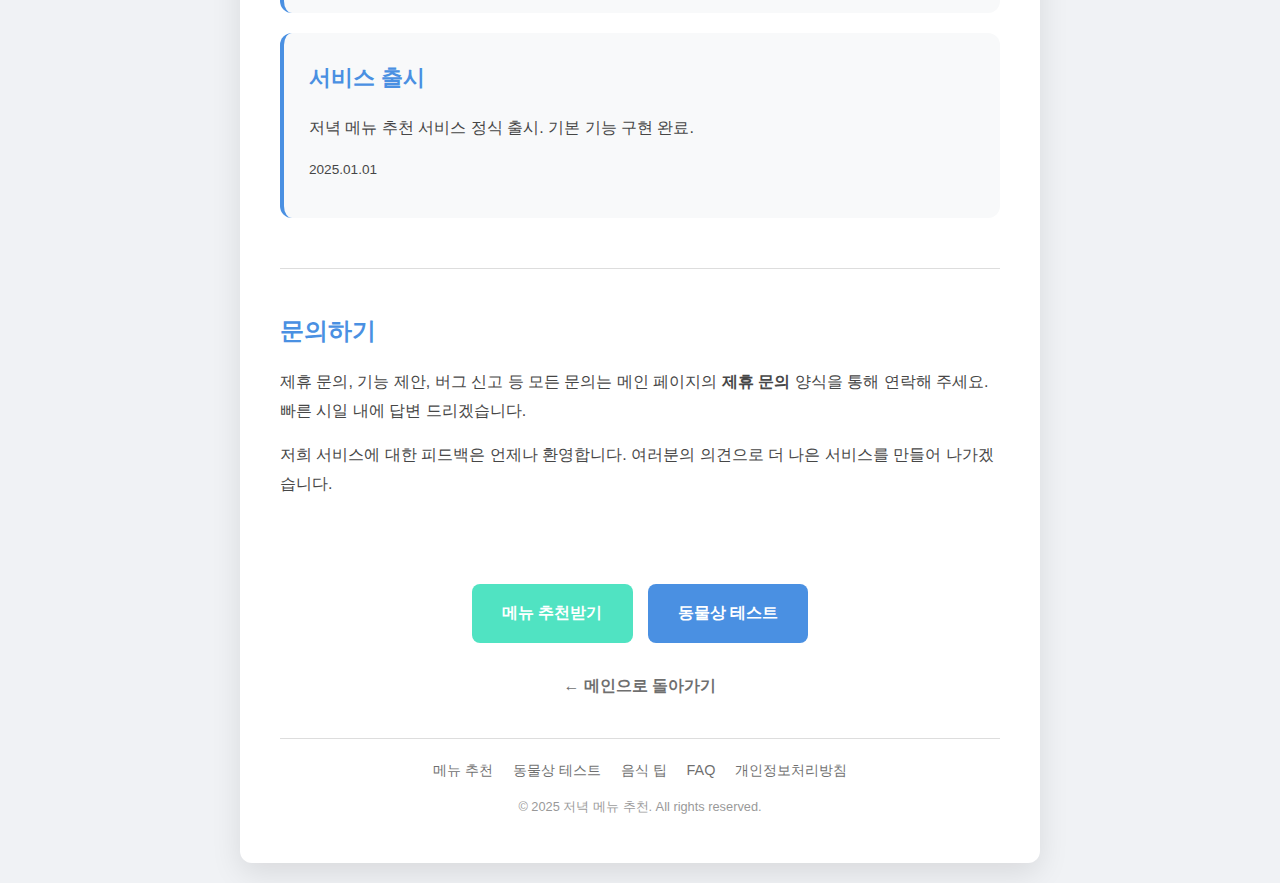
<file: about.html>
<!DOCTYPE html>
<html lang="ko">
<head>
    <!-- Google tag (gtag.js) -->
    <script async src="https://www.googletagmanager.com/gtag/js?id=G-BDTTSJ1EDS"></script>
    <script>
    window.dataLayer = window.dataLayer || [];
    function gtag(){dataLayer.push(arguments);}
    gtag('js', new Date());

    gtag('config', 'G-BDTTSJ1EDS');
    </script>
    <!-- Microsoft Clarity -->
    <script type="text/javascript">
    (function(c,l,a,r,i,t,y){
        c[a]=c[a]||function(){(c[a].q=c[a].q||[]).push(arguments)};
        t=l.createElement(r);t.async=1;t.src="https://www.clarity.ms/tag/"+i;
        y=l.getElementsByTagName(r)[0];y.parentNode.insertBefore(t,y);
    })(window, document, "clarity", "script", "v2pyy2mgm6");
    </script>
    <meta charset="UTF-8">
    <link rel="icon" type="image/svg+xml" href="favicon.svg">
    <meta name="viewport" content="width=device-width, initial-scale=1.0">
    <meta name="google-adsense-account" content="ca-pub-2962790403778987">
    <meta name="description" content="저녁 메뉴 추천 서비스 소개 - AI 기반 동물상 테스트와 맛있는 저녁 메뉴 추천 서비스. 한식, 중식, 일식, 양식 등 다양한 메뉴를 무료로 추천받으세요.">
    <meta name="keywords" content="저녁 메뉴 추천, 소개, AI 동물상 테스트, 메뉴 추천 서비스, 무료 서비스">
    <meta name="author" content="저녁 메뉴 추천">
    <meta name="robots" content="index, follow, max-image-preview:large, max-snippet:-1, max-video-preview:-1">
    <link rel="canonical" href="https://jocoding.cc/about.html">

    <!-- Language Alternates -->
    <link rel="alternate" hreflang="ko" href="https://jocoding.cc/about.html">
    <link rel="alternate" hreflang="en" href="https://jocoding.cc/about-en.html">

    <!-- Open Graph -->
    <meta property="og:type" content="website">
    <meta property="og:url" content="https://jocoding.cc/about.html">
    <meta property="og:title" content="사이트 소개 - 저녁 메뉴 추천">
    <meta property="og:description" content="저녁 메뉴 추천 서비스 소개 - AI 기반 메뉴 추천과 동물상 테스트 서비스">
    <meta property="og:image" content="https://jocoding.cc/og-image.png">
    <meta property="og:locale" content="ko_KR">
    <meta property="og:site_name" content="저녁 메뉴 추천">

    <!-- Twitter -->
    <meta name="twitter:card" content="summary_large_image">
    <meta name="twitter:title" content="사이트 소개 - 저녁 메뉴 추천">
    <meta name="twitter:description" content="저녁 메뉴 추천 서비스 소개 - AI 기반 메뉴 추천과 동물상 테스트 서비스">
    <meta name="twitter:image" content="https://jocoding.cc/og-image.png">

    <meta name="theme-color" content="#FF6B6B">

    <title>사이트 소개 - 저녁 메뉴 추천 | 서비스 안내</title>
    <link rel="stylesheet" href="style.css">

    <!-- JSON-LD -->
    <script type="application/ld+json">
    {
      "@context": "https://schema.org",
      "@type": "AboutPage",
      "name": "사이트 소개",
      "description": "저녁 메뉴 추천 서비스 소개 페이지",
      "url": "https://jocoding.cc/about.html",
      "mainEntity": {
        "@type": "Organization",
        "name": "저녁 메뉴 추천",
        "url": "https://jocoding.cc/"
      }
    }
    </script>
    <script type="application/ld+json">
    {
      "@context": "https://schema.org",
      "@type": "BreadcrumbList",
      "itemListElement": [
        {"@type": "ListItem", "position": 1, "name": "홈", "item": "https://jocoding.cc/"},
        {"@type": "ListItem", "position": 2, "name": "소개", "item": "https://jocoding.cc/about.html"}
      ]
    }
    </script>
    <script async src="https://pagead2.googlesyndication.com/pagead/js/adsbygoogle.js?client=ca-pub-2962790403778987" crossorigin="anonymous"></script>
</head>
<body>
    <div class="theme-switch-wrapper">
        <a href="index.html" class="lang-link">홈</a>
        <a href="animal-test.html" class="lang-link">동물상 테스트</a>
        <a href="food-tips.html" class="lang-link">음식 팁</a>
        <a href="faq.html" class="lang-link">FAQ</a>
        <a href="about-en.html" class="lang-link">English</a>
        <button id="theme-toggle">Dark Mode</button>
    </div>
    <div class="container" style="max-width: 800px;">
        <h1>사이트 소개</h1>

        <div class="about-content">
            <section class="content-section">
                <h2>환영합니다!</h2>
                <p>안녕하세요! <strong>"저녁 메뉴 추천"</strong> 서비스에 오신 것을 환영합니다. 저희 서비스는 매일 반복되는 "오늘 저녁 뭐 먹지?"라는 고민을 해결하기 위해 만들어졌습니다.</p>
                <p>바쁜 현대인들에게 매일 저녁 메뉴를 결정하는 것은 생각보다 큰 스트레스입니다. 선택의 폭이 너무 넓어 결정하기 어렵거나, 매번 같은 메뉴만 먹게 되는 경우도 많습니다. 저희는 이런 일상의 작은 고민을 해결하고자 이 서비스를 개발했습니다.</p>
            </section>

            <section class="content-section">
                <h2>서비스 철학</h2>
                <p>저희가 추구하는 가치는 <strong>"단순함 속의 유용함"</strong>입니다. 복잡한 가입 절차나 결제 없이, 버튼 하나로 바로 메뉴를 추천받을 수 있습니다. 누구나 쉽게 이용할 수 있도록 직관적인 인터페이스를 제공합니다.</p>
                <p>또한 저희는 사용자의 일상에 작은 즐거움을 더하고자 합니다. 단순한 메뉴 추천을 넘어 AI 동물상 테스트와 같은 재미있는 콘텐츠도 함께 제공합니다.</p>
            </section>

            <section class="content-section">
                <h2>주요 기능</h2>
                <div class="feature-list">
                    <div class="feature-item">
                        <h3>저녁 메뉴 추천</h3>
                        <p>결정장애를 위한 완벽한 솔루션! 버튼 클릭 한 번으로 오늘의 저녁 메뉴를 추천받으세요. 한식, 중식, 일식, 양식 등 다양한 카테고리에서 24가지 이상의 메뉴를 추천해 드립니다. 각 메뉴는 AI가 생성한 맛있는 이미지와 함께 제공됩니다.</p>
                    </div>

                    <div class="feature-item">
                        <h3>AI 동물상 테스트</h3>
                        <p>Google Teachable Machine AI를 활용한 재미있는 동물상 테스트! 사진을 업로드하면 당신이 강아지상인지 고양이상인지 분석해드립니다. 정확도와 함께 상세한 성격 분석도 제공됩니다. 친구들과 함께 테스트해보세요!</p>
                    </div>

                    <div class="feature-item">
                        <h3>다크 모드 지원</h3>
                        <p>눈의 피로를 줄여주는 다크 모드를 지원합니다. 밤늦게 서비스를 이용할 때도 편안하게 사용하실 수 있습니다. 설정은 자동으로 저장되어 다음 방문 시에도 유지됩니다.</p>
                    </div>

                    <div class="feature-item">
                        <h3>다국어 지원</h3>
                        <p>한국어와 영어를 지원하여 더 많은 사용자들이 서비스를 이용할 수 있습니다. 모든 페이지가 양 언어로 제공됩니다.</p>
                    </div>

                    <div class="feature-item">
                        <h3>완전 무료</h3>
                        <p>저희 서비스는 100% 무료입니다. 회원가입, 결제, 광고 시청 없이 모든 기능을 자유롭게 이용하실 수 있습니다.</p>
                    </div>

                    <div class="feature-item">
                        <h3>반응형 디자인</h3>
                        <p>데스크톱, 태블릿, 모바일 등 모든 기기에서 최적화된 경험을 제공합니다. 어디서든 편리하게 이용하세요.</p>
                    </div>
                </div>
            </section>

            <section class="content-section">
                <h2>이런 분들께 추천합니다</h2>
                <ul>
                    <li>매일 저녁 메뉴 결정이 어려운 분</li>
                    <li>새로운 음식에 도전하고 싶지만 뭘 먹을지 모르겠는 분</li>
                    <li>가족, 친구, 연인과 메뉴를 정할 때 의견이 나뉘는 분</li>
                    <li>식사 메뉴 선택에 시간을 아끼고 싶은 분</li>
                    <li>재미있는 동물상 테스트를 해보고 싶은 분</li>
                </ul>
            </section>

            <section class="content-section">
                <h2>기술 스택</h2>
                <p>본 서비스는 순수 HTML, CSS, JavaScript로 구현되었습니다. 가볍고 빠른 웹 경험을 제공하기 위해 프레임워크 없이 개발되었습니다.</p>
                <div class="tips-grid">
                    <div class="tip-item">
                        <h4>프론트엔드</h4>
                        <p>HTML5, CSS3, Vanilla JavaScript</p>
                    </div>
                    <div class="tip-item">
                        <h4>AI 기술</h4>
                        <p>Google Teachable Machine, TensorFlow.js</p>
                    </div>
                    <div class="tip-item">
                        <h4>이미지 생성</h4>
                        <p>Pollinations.ai API</p>
                    </div>
                    <div class="tip-item">
                        <h4>외부 서비스</h4>
                        <p>Formspree, Disqus, Google AdSense</p>
                    </div>
                </div>
            </section>

            <section class="content-section">
                <h2>서비스 업데이트 내역</h2>
                <div class="article-list">
                    <div class="article-card">
                        <h3>2025년 1월 업데이트</h3>
                        <p>사이트 콘텐츠 대폭 확장. 음식 팁 페이지, FAQ 페이지 추가. 영어 버전 전체 페이지 완성. 사용자 경험 개선.</p>
                        <p class="article-meta">2025.01.11</p>
                    </div>
                    <div class="article-card">
                        <h3>동물상 테스트 개선</h3>
                        <p>웹캠 방식에서 파일 업로드 방식으로 변경. 더 정확한 분석 결과 제공. 상세한 성격 분석 추가.</p>
                        <p class="article-meta">2025.01.10</p>
                    </div>
                    <div class="article-card">
                        <h3>서비스 출시</h3>
                        <p>저녁 메뉴 추천 서비스 정식 출시. 기본 기능 구현 완료.</p>
                        <p class="article-meta">2025.01.01</p>
                    </div>
                </div>
            </section>

            <section class="content-section">
                <h2>문의하기</h2>
                <p>제휴 문의, 기능 제안, 버그 신고 등 모든 문의는 메인 페이지의 <strong>제휴 문의</strong> 양식을 통해 연락해 주세요. 빠른 시일 내에 답변 드리겠습니다.</p>
                <p>저희 서비스에 대한 피드백은 언제나 환영합니다. 여러분의 의견으로 더 나은 서비스를 만들어 나가겠습니다.</p>
            </section>

            <div class="cta-buttons">
                <a href="index.html" class="cta-btn">메뉴 추천받기</a>
                <a href="animal-test.html" class="cta-btn secondary">동물상 테스트</a>
            </div>
        </div>

        <a href="index.html" class="back-link">← 메인으로 돌아가기</a>

        <footer class="site-footer">
            <div class="footer-links">
                <a href="index.html">메뉴 추천</a>
                <a href="animal-test.html">동물상 테스트</a>
                <a href="food-tips.html">음식 팁</a>
                <a href="faq.html">FAQ</a>
                <a href="privacy.html">개인정보처리방침</a>
            </div>
            <p class="footer-copyright">&copy; 2025 저녁 메뉴 추천. All rights reserved.</p>
        </footer>
    </div>

    <script>
        const themeToggle = document.getElementById('theme-toggle');
        const body = document.body;

        if (localStorage.getItem('dark-mode') === 'true') {
            body.classList.add('dark-mode');
            themeToggle.textContent = 'Light Mode';
        }

        themeToggle.addEventListener('click', () => {
            body.classList.toggle('dark-mode');
            if (body.classList.contains('dark-mode')) {
                themeToggle.textContent = 'Light Mode';
                localStorage.setItem('dark-mode', 'true');
            } else {
                themeToggle.textContent = 'Dark Mode';
                localStorage.setItem('dark-mode', 'false');
            }
        });
    </script>
</body>
</html>
</file>
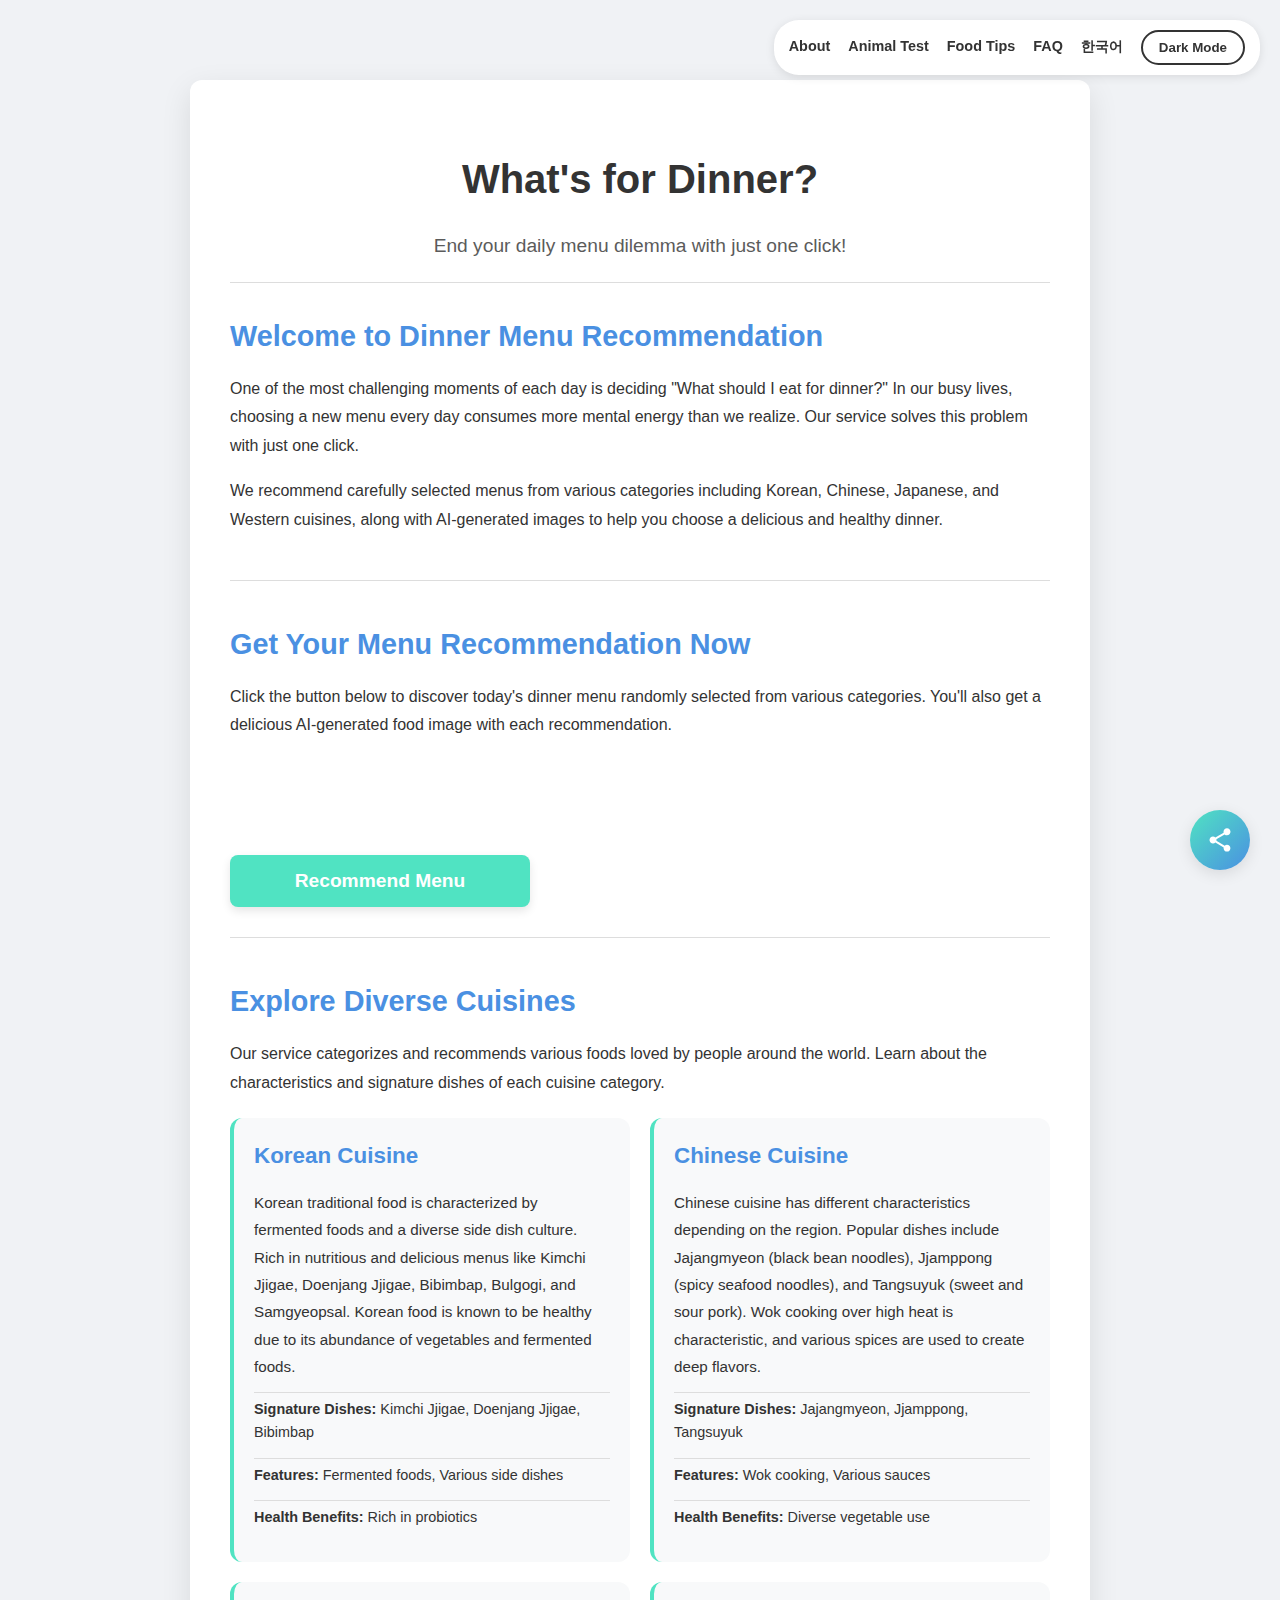
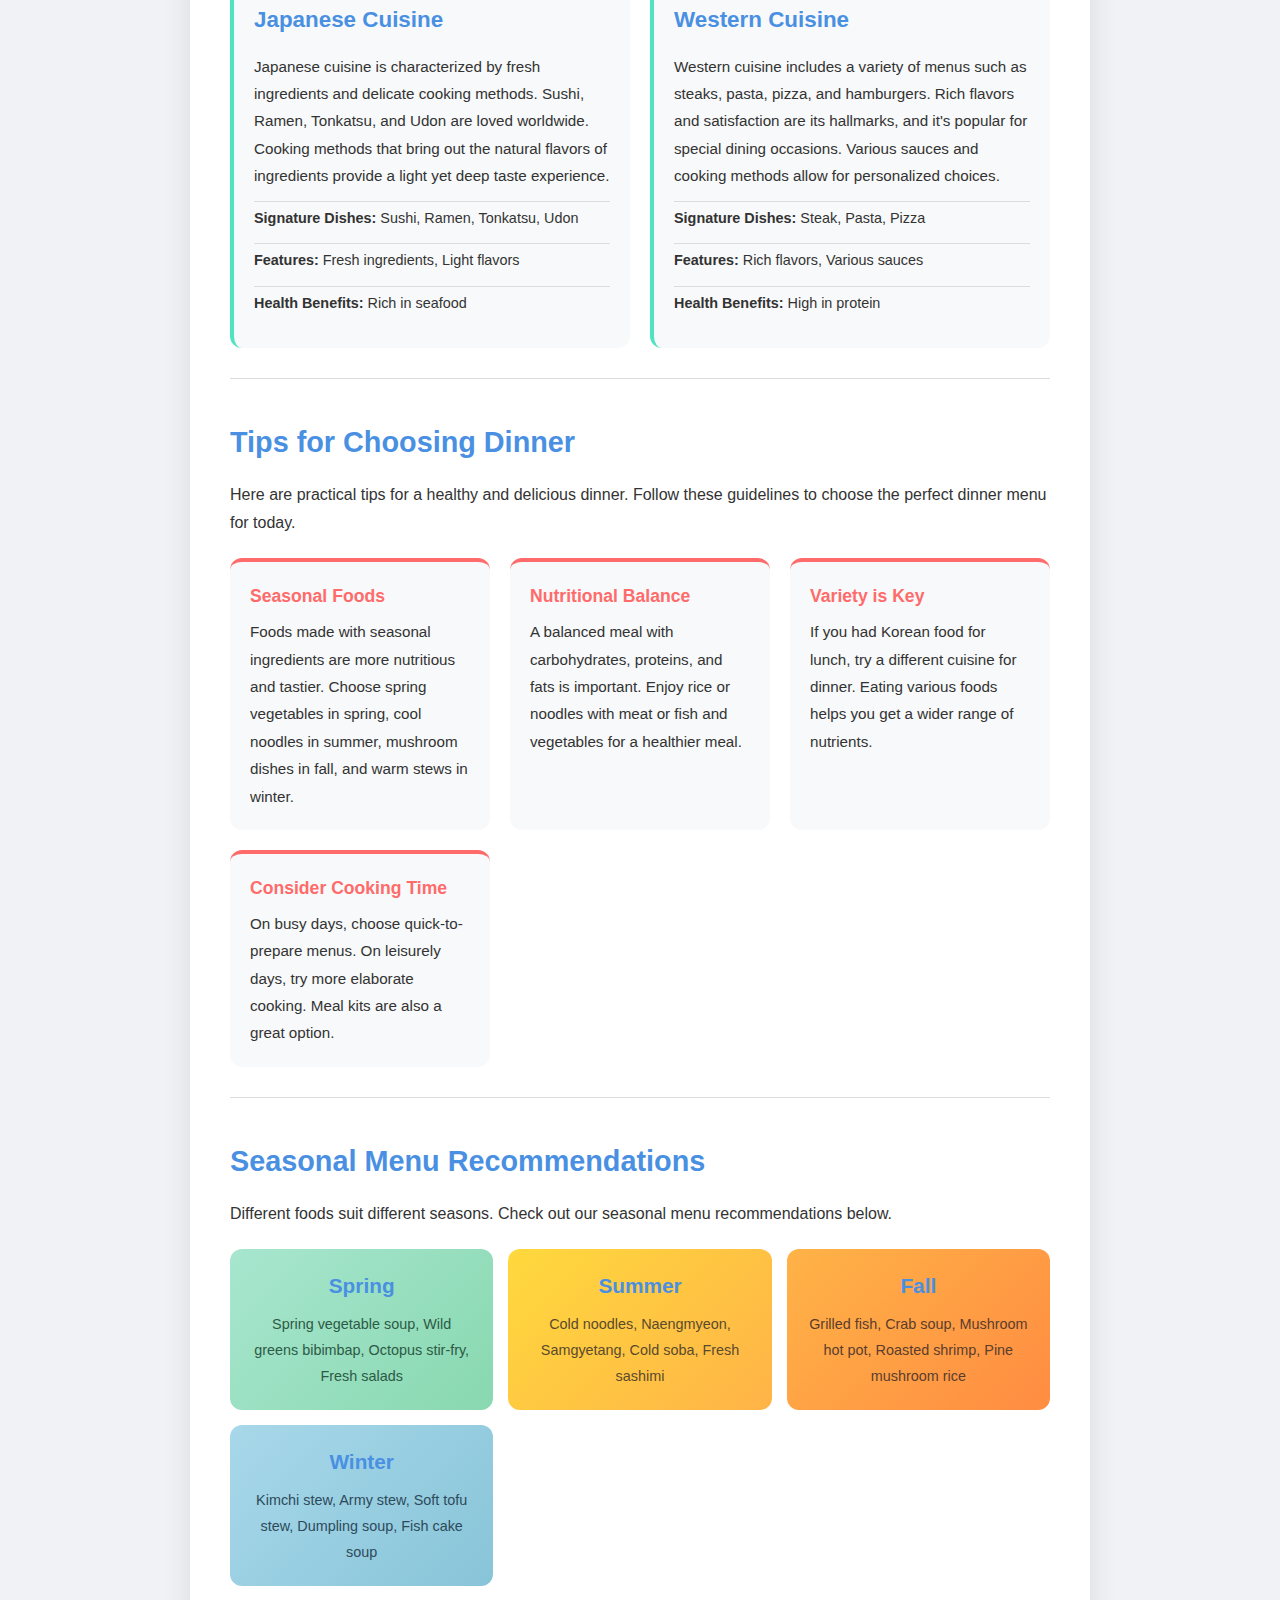
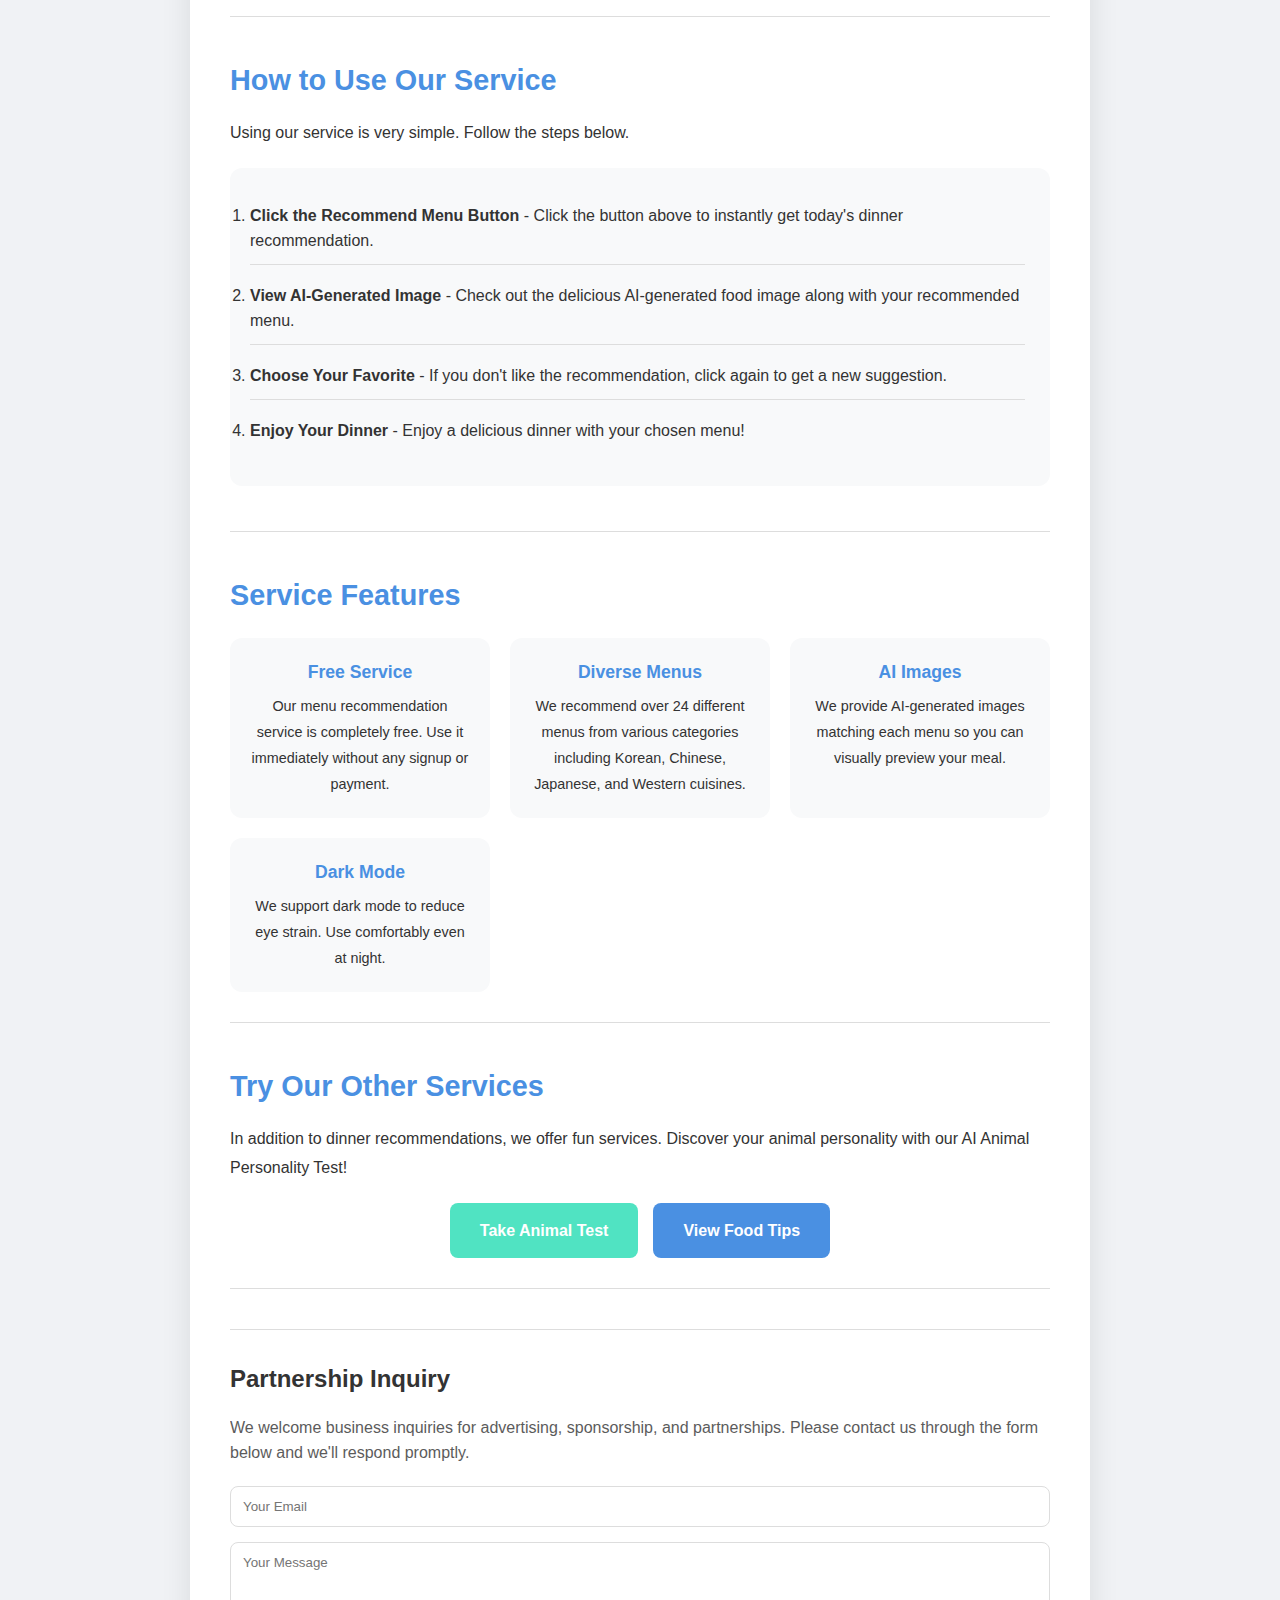
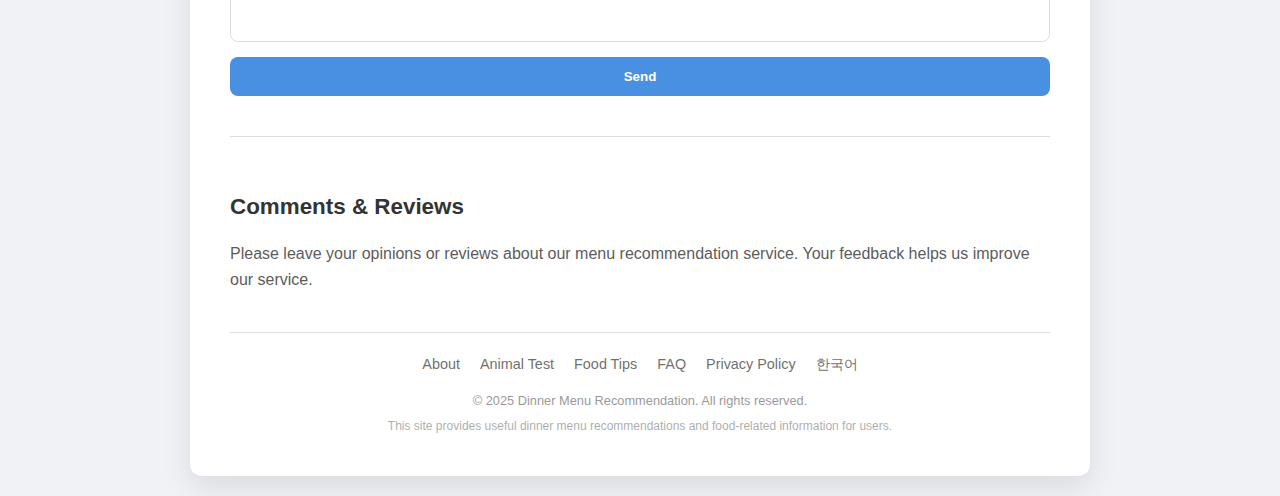
<file: en.html>
<!DOCTYPE html>
<html lang="en">
<head>
    <!-- Google tag (gtag.js) -->
    <script async src="https://www.googletagmanager.com/gtag/js?id=G-BDTTSJ1EDS"></script>
    <script>
    window.dataLayer = window.dataLayer || [];
    function gtag(){dataLayer.push(arguments);}
    gtag('js', new Date());

    gtag('config', 'G-BDTTSJ1EDS');
    </script>
    <!-- Microsoft Clarity -->
    <script type="text/javascript">
    (function(c,l,a,r,i,t,y){
        c[a]=c[a]||function(){(c[a].q=c[a].q||[]).push(arguments)};
        t=l.createElement(r);t.async=1;t.src="https://www.clarity.ms/tag/"+i;
        y=l.getElementsByTagName(r)[0];y.parentNode.insertBefore(t,y);
    })(window, document, "clarity", "script", "v2pyy2mgm6");
    </script>
    <meta charset="UTF-8">
    <link rel="icon" type="image/svg+xml" href="favicon.svg">
    <link rel="icon" type="image/x-icon" href="favicon.ico">
    <link rel="apple-touch-icon" href="favicon.svg">
    <link rel="preload" href="style.css" as="style">
    <meta name="viewport" content="width=device-width, initial-scale=1.0">
    <meta name="google-adsense-account" content="ca-pub-2962790403778987">
    <meta name="description" content="Can't decide what to eat for dinner? Get instant menu recommendations with just one click. Explore Korean, Chinese, Japanese, and Western cuisines with healthy eating tips.">
    <meta name="keywords" content="dinner menu recommendation, what to eat, menu picker, Korean food, Chinese food, Japanese food, Western food, healthy eating, food recommendation">
    <meta name="author" content="Dinner Menu Recommendation">
    <meta name="robots" content="index, follow, max-image-preview:large, max-snippet:-1, max-video-preview:-1">
    <link rel="canonical" href="https://jocoding.cc/en.html">

    <!-- Language Alternates -->
    <link rel="alternate" hreflang="en" href="https://jocoding.cc/en.html">
    <link rel="alternate" hreflang="ko" href="https://jocoding.cc/">
    <link rel="alternate" hreflang="x-default" href="https://jocoding.cc/">

    <!-- Open Graph / Facebook -->
    <meta property="og:type" content="website">
    <meta property="og:url" content="https://jocoding.cc/en.html">
    <meta property="og:title" content="Dinner Menu Recommendation - What's for Dinner?">
    <meta property="og:description" content="Can't decide what to eat for dinner? Get instant menu recommendations with just one click. Explore Korean, Chinese, Japanese, and Western cuisines.">
    <meta property="og:image" content="https://jocoding.cc/og-image.png">
    <meta property="og:image:width" content="1200">
    <meta property="og:image:height" content="630">
    <meta property="og:locale" content="en_US">
    <meta property="og:locale:alternate" content="ko_KR">
    <meta property="og:site_name" content="Dinner Menu Recommendation">

    <!-- Twitter -->
    <meta name="twitter:card" content="summary_large_image">
    <meta name="twitter:url" content="https://jocoding.cc/en.html">
    <meta name="twitter:title" content="Dinner Menu Recommendation - What's for Dinner?">
    <meta name="twitter:description" content="Can't decide what to eat for dinner? Get instant menu recommendations with just one click.">
    <meta name="twitter:image" content="https://jocoding.cc/og-image.png">

    <!-- Additional SEO Meta Tags -->
    <meta name="theme-color" content="#FF6B6B">
    <meta name="mobile-web-app-capable" content="yes">
    <meta name="apple-mobile-web-app-capable" content="yes">
    <meta name="apple-mobile-web-app-status-bar-style" content="default">
    <meta name="apple-mobile-web-app-title" content="MenuPicker">

    <title>Dinner Menu Recommendation - What's for Dinner? | Free Menu Picker</title>
    <link rel="stylesheet" href="style.css">

    <!-- JSON-LD Structured Data -->
    <script type="application/ld+json">
    {
      "@context": "https://schema.org",
      "@type": "WebSite",
      "name": "Dinner Menu Recommendation",
      "alternateName": "저녁 메뉴 추천",
      "url": "https://jocoding.cc/en.html",
      "description": "AI-powered dinner menu recommendation service. Get menu suggestions with just one click.",
      "inLanguage": ["en", "ko"]
    }
    </script>
    <script type="application/ld+json">
    {
      "@context": "https://schema.org",
      "@type": "WebApplication",
      "name": "Dinner Menu Recommendation",
      "url": "https://jocoding.cc/en.html",
      "description": "AI-powered dinner menu recommendation service. Get today's dinner menu with just one click.",
      "applicationCategory": "LifestyleApplication",
      "operatingSystem": "All",
      "offers": {
        "@type": "Offer",
        "price": "0",
        "priceCurrency": "USD"
      }
    }
    </script>
    <script async src="https://pagead2.googlesyndication.com/pagead/js/adsbygoogle.js?client=ca-pub-2962790403778987" crossorigin="anonymous"></script>
</head>
<body>
    <div class="theme-switch-wrapper">
        <a href="about-en.html" class="lang-link">About</a>
        <a href="animal-test-en.html" class="lang-link">Animal Test</a>
        <a href="food-tips-en.html" class="lang-link">Food Tips</a>
        <a href="faq-en.html" class="lang-link">FAQ</a>
        <a href="index.html" class="lang-link">한국어</a>
        <button id="theme-toggle">Dark Mode</button>
    </div>
    <div class="container main-container">
        <header class="hero-section">
            <h1>What's for Dinner?</h1>
            <p class="hero-subtitle">End your daily menu dilemma with just one click!</p>
        </header>

        <section class="intro-section content-section">
            <h2>Welcome to Dinner Menu Recommendation</h2>
            <p>One of the most challenging moments of each day is deciding "What should I eat for dinner?" In our busy lives, choosing a new menu every day consumes more mental energy than we realize. Our service solves this problem with just one click.</p>
            <p>We recommend carefully selected menus from various categories including Korean, Chinese, Japanese, and Western cuisines, along with AI-generated images to help you choose a delicious and healthy dinner.</p>
        </section>

        <section class="recommendation-section content-section">
            <h2>Get Your Menu Recommendation Now</h2>
            <p>Click the button below to discover today's dinner menu randomly selected from various categories. You'll also get a delicious AI-generated food image with each recommendation.</p>
            <div id="result-container" class="result-container"></div>
            <button id="generate-btn">Recommend Menu</button>

            <!-- Share Result Buttons -->
            <div id="result-share" class="result-share-box" style="display: none;">
                <div class="share-title">Share this menu with friends!</div>
                <div class="share-buttons">
                    <button class="share-btn twitter" onclick="shareTwitter()">
                        <svg viewBox="0 0 24 24"><path d="M18.244 2.25h3.308l-7.227 8.26 8.502 11.24H16.17l-5.214-6.817L4.99 21.75H1.68l7.73-8.835L1.254 2.25H8.08l4.713 6.231zm-1.161 17.52h1.833L7.084 4.126H5.117z"/></svg>
                        <span>X (Twitter)</span>
                    </button>
                    <button class="share-btn facebook" onclick="shareFacebook()">
                        <svg viewBox="0 0 24 24"><path d="M24 12.073c0-6.627-5.373-12-12-12s-12 5.373-12 12c0 5.99 4.388 10.954 10.125 11.854v-8.385H7.078v-3.47h3.047V9.43c0-3.007 1.792-4.669 4.533-4.669 1.312 0 2.686.235 2.686.235v2.953H15.83c-1.491 0-1.956.925-1.956 1.874v2.25h3.328l-.532 3.47h-2.796v8.385C19.612 23.027 24 18.062 24 12.073z"/></svg>
                        <span>Facebook</span>
                    </button>
                    <button class="share-btn copy-link" onclick="copyResultLink()">
                        <svg viewBox="0 0 24 24"><path d="M16 1H4c-1.1 0-2 .9-2 2v14h2V3h12V1zm3 4H8c-1.1 0-2 .9-2 2v14c0 1.1.9 2 2 2h11c1.1 0 2-.9 2-2V7c0-1.1-.9-2-2-2zm0 16H8V7h11v14z"/></svg>
                        <span>Copy Link</span>
                    </button>
                </div>
            </div>
        </section>

        <section class="cuisine-section content-section">
            <h2>Explore Diverse Cuisines</h2>
            <p>Our service categorizes and recommends various foods loved by people around the world. Learn about the characteristics and signature dishes of each cuisine category.</p>

            <div class="cuisine-grid">
                <article class="cuisine-card">
                    <h3>Korean Cuisine</h3>
                    <p>Korean traditional food is characterized by fermented foods and a diverse side dish culture. Rich in nutritious and delicious menus like Kimchi Jjigae, Doenjang Jjigae, Bibimbap, Bulgogi, and Samgyeopsal. Korean food is known to be healthy due to its abundance of vegetables and fermented foods.</p>
                    <ul>
                        <li><strong>Signature Dishes:</strong> Kimchi Jjigae, Doenjang Jjigae, Bibimbap</li>
                        <li><strong>Features:</strong> Fermented foods, Various side dishes</li>
                        <li><strong>Health Benefits:</strong> Rich in probiotics</li>
                    </ul>
                </article>

                <article class="cuisine-card">
                    <h3>Chinese Cuisine</h3>
                    <p>Chinese cuisine has different characteristics depending on the region. Popular dishes include Jajangmyeon (black bean noodles), Jjamppong (spicy seafood noodles), and Tangsuyuk (sweet and sour pork). Wok cooking over high heat is characteristic, and various spices are used to create deep flavors.</p>
                    <ul>
                        <li><strong>Signature Dishes:</strong> Jajangmyeon, Jjamppong, Tangsuyuk</li>
                        <li><strong>Features:</strong> Wok cooking, Various sauces</li>
                        <li><strong>Health Benefits:</strong> Diverse vegetable use</li>
                    </ul>
                </article>

                <article class="cuisine-card">
                    <h3>Japanese Cuisine</h3>
                    <p>Japanese cuisine is characterized by fresh ingredients and delicate cooking methods. Sushi, Ramen, Tonkatsu, and Udon are loved worldwide. Cooking methods that bring out the natural flavors of ingredients provide a light yet deep taste experience.</p>
                    <ul>
                        <li><strong>Signature Dishes:</strong> Sushi, Ramen, Tonkatsu, Udon</li>
                        <li><strong>Features:</strong> Fresh ingredients, Light flavors</li>
                        <li><strong>Health Benefits:</strong> Rich in seafood</li>
                    </ul>
                </article>

                <article class="cuisine-card">
                    <h3>Western Cuisine</h3>
                    <p>Western cuisine includes a variety of menus such as steaks, pasta, pizza, and hamburgers. Rich flavors and satisfaction are its hallmarks, and it's popular for special dining occasions. Various sauces and cooking methods allow for personalized choices.</p>
                    <ul>
                        <li><strong>Signature Dishes:</strong> Steak, Pasta, Pizza</li>
                        <li><strong>Features:</strong> Rich flavors, Various sauces</li>
                        <li><strong>Health Benefits:</strong> High in protein</li>
                    </ul>
                </article>
            </div>
        </section>

        <section class="tips-section content-section">
            <h2>Tips for Choosing Dinner</h2>
            <p>Here are practical tips for a healthy and delicious dinner. Follow these guidelines to choose the perfect dinner menu for today.</p>

            <div class="tips-grid">
                <div class="tip-item">
                    <h4>Seasonal Foods</h4>
                    <p>Foods made with seasonal ingredients are more nutritious and tastier. Choose spring vegetables in spring, cool noodles in summer, mushroom dishes in fall, and warm stews in winter.</p>
                </div>
                <div class="tip-item">
                    <h4>Nutritional Balance</h4>
                    <p>A balanced meal with carbohydrates, proteins, and fats is important. Enjoy rice or noodles with meat or fish and vegetables for a healthier meal.</p>
                </div>
                <div class="tip-item">
                    <h4>Variety is Key</h4>
                    <p>If you had Korean food for lunch, try a different cuisine for dinner. Eating various foods helps you get a wider range of nutrients.</p>
                </div>
                <div class="tip-item">
                    <h4>Consider Cooking Time</h4>
                    <p>On busy days, choose quick-to-prepare menus. On leisurely days, try more elaborate cooking. Meal kits are also a great option.</p>
                </div>
            </div>
        </section>

        <section class="seasonal-section content-section">
            <h2>Seasonal Menu Recommendations</h2>
            <p>Different foods suit different seasons. Check out our seasonal menu recommendations below.</p>

            <div class="seasonal-grid">
                <div class="season-card spring">
                    <h4>Spring</h4>
                    <p>Spring vegetable soup, Wild greens bibimbap, Octopus stir-fry, Fresh salads</p>
                </div>
                <div class="season-card summer">
                    <h4>Summer</h4>
                    <p>Cold noodles, Naengmyeon, Samgyetang, Cold soba, Fresh sashimi</p>
                </div>
                <div class="season-card fall">
                    <h4>Fall</h4>
                    <p>Grilled fish, Crab soup, Mushroom hot pot, Roasted shrimp, Pine mushroom rice</p>
                </div>
                <div class="season-card winter">
                    <h4>Winter</h4>
                    <p>Kimchi stew, Army stew, Soft tofu stew, Dumpling soup, Fish cake soup</p>
                </div>
            </div>
        </section>

        <section class="how-it-works content-section">
            <h2>How to Use Our Service</h2>
            <p>Using our service is very simple. Follow the steps below.</p>
            <ol class="steps-list">
                <li><strong>Click the Recommend Menu Button</strong> - Click the button above to instantly get today's dinner recommendation.</li>
                <li><strong>View AI-Generated Image</strong> - Check out the delicious AI-generated food image along with your recommended menu.</li>
                <li><strong>Choose Your Favorite</strong> - If you don't like the recommendation, click again to get a new suggestion.</li>
                <li><strong>Enjoy Your Dinner</strong> - Enjoy a delicious dinner with your chosen menu!</li>
            </ol>
        </section>

        <section class="features-section content-section">
            <h2>Service Features</h2>
            <div class="features-grid">
                <div class="feature-box">
                    <h4>Free Service</h4>
                    <p>Our menu recommendation service is completely free. Use it immediately without any signup or payment.</p>
                </div>
                <div class="feature-box">
                    <h4>Diverse Menus</h4>
                    <p>We recommend over 24 different menus from various categories including Korean, Chinese, Japanese, and Western cuisines.</p>
                </div>
                <div class="feature-box">
                    <h4>AI Images</h4>
                    <p>We provide AI-generated images matching each menu so you can visually preview your meal.</p>
                </div>
                <div class="feature-box">
                    <h4>Dark Mode</h4>
                    <p>We support dark mode to reduce eye strain. Use comfortably even at night.</p>
                </div>
            </div>
        </section>

        <section class="cta-section content-section">
            <h2>Try Our Other Services</h2>
            <p>In addition to dinner recommendations, we offer fun services. Discover your animal personality with our AI Animal Personality Test!</p>
            <div class="cta-buttons">
                <a href="animal-test-en.html" class="cta-btn">Take Animal Test</a>
                <a href="food-tips-en.html" class="cta-btn secondary">View Food Tips</a>
            </div>
        </section>

        <section class="contact-section">
            <hr>
            <h3>Partnership Inquiry</h3>
            <p>We welcome business inquiries for advertising, sponsorship, and partnerships. Please contact us through the form below and we'll respond promptly.</p>
            <form action="https://formspree.io/f/xeeejzvo" method="POST">
                <input type="email" name="email" placeholder="Your Email" required>
                <textarea name="message" placeholder="Your Message" required></textarea>
                <button type="submit" id="submit-btn">Send</button>
            </form>
        </section>

        <section class="comments-section">
            <h3>Comments & Reviews</h3>
            <p>Please leave your opinions or reviews about our menu recommendation service. Your feedback helps us improve our service.</p>
            <div id="disqus_thread" style="margin-top: 20px;"></div>
            <script>
                var disqus_config = function () {
                    this.page.url = window.location.href;
                    this.page.identifier = 'index-en';
                };
                (function() {
                    var d = document, s = d.createElement('script');
                    s.src = 'https://productbuilder.disqus.com/embed.js';
                    s.setAttribute('data-timestamp', +new Date());
                    (d.head || d.body).appendChild(s);
                })();
            </script>
            <noscript>Please enable JavaScript to view the <a href="https://disqus.com/?ref_noscript">comments powered by Disqus.</a></noscript>
        </section>

        <footer class="site-footer">
            <div class="footer-links">
                <a href="about-en.html">About</a>
                <a href="animal-test-en.html">Animal Test</a>
                <a href="food-tips-en.html">Food Tips</a>
                <a href="faq-en.html">FAQ</a>
                <a href="privacy-en.html">Privacy Policy</a>
                <a href="index.html">한국어</a>
            </div>
            <p class="footer-copyright">&copy; 2025 Dinner Menu Recommendation. All rights reserved.</p>
            <p class="footer-info">This site provides useful dinner menu recommendations and food-related information for users.</p>
        </footer>
    </div>

    <!-- Floating Share Button -->
    <div class="floating-share">
        <div class="floating-share-menu" id="floating-menu">
            <button class="share-btn twitter" onclick="shareTwitterSite()">
                <svg viewBox="0 0 24 24"><path d="M18.244 2.25h3.308l-7.227 8.26 8.502 11.24H16.17l-5.214-6.817L4.99 21.75H1.68l7.73-8.835L1.254 2.25H8.08l4.713 6.231zm-1.161 17.52h1.833L7.084 4.126H5.117z"/></svg>
                <span>X (Twitter)</span>
            </button>
            <button class="share-btn facebook" onclick="shareFacebookSite()">
                <svg viewBox="0 0 24 24"><path d="M24 12.073c0-6.627-5.373-12-12-12s-12 5.373-12 12c0 5.99 4.388 10.954 10.125 11.854v-8.385H7.078v-3.47h3.047V9.43c0-3.007 1.792-4.669 4.533-4.669 1.312 0 2.686.235 2.686.235v2.953H15.83c-1.491 0-1.956.925-1.956 1.874v2.25h3.328l-.532 3.47h-2.796v8.385C19.612 23.027 24 18.062 24 12.073z"/></svg>
                <span>Facebook</span>
            </button>
            <button class="share-btn copy-link" onclick="copySiteLink()">
                <svg viewBox="0 0 24 24"><path d="M16 1H4c-1.1 0-2 .9-2 2v14h2V3h12V1zm3 4H8c-1.1 0-2 .9-2 2v14c0 1.1.9 2 2 2h11c1.1 0 2-.9 2-2V7c0-1.1-.9-2-2-2zm0 16H8V7h11v14z"/></svg>
                <span>Copy Link</span>
            </button>
        </div>
        <button class="floating-share-btn" onclick="toggleFloatingMenu()" aria-label="Share">
            <svg viewBox="0 0 24 24"><path d="M18 16.08c-.76 0-1.44.3-1.96.77L8.91 12.7c.05-.23.09-.46.09-.7s-.04-.47-.09-.7l7.05-4.11c.54.5 1.25.81 2.04.81 1.66 0 3-1.34 3-3s-1.34-3-3-3-3 1.34-3 3c0 .24.04.47.09.7L8.04 9.81C7.5 9.31 6.79 9 6 9c-1.66 0-3 1.34-3 3s1.34 3 3 3c.79 0 1.5-.31 2.04-.81l7.12 4.16c-.05.21-.08.43-.08.65 0 1.61 1.31 2.92 2.92 2.92s2.92-1.31 2.92-2.92-1.31-2.92-2.92-2.92z"/></svg>
        </button>
    </div>

    <!-- Toast Notification -->
    <div class="toast" id="toast"></div>

    <script src="main.js"></script>

    <!-- Userback Feedback Widget -->
    <script>
    window.Userback = window.Userback || {};
    Userback.access_token = "A-ZsoKOtlcdKxbbefdEj15Iw2hb";
    (function(d) {
        var s = d.createElement('script');s.async = true;s.src = 'https://static.userback.io/widget/v1.js';(d.head || d.body).appendChild(s);
    })(document);
    </script>
</body>
</html>
</file>
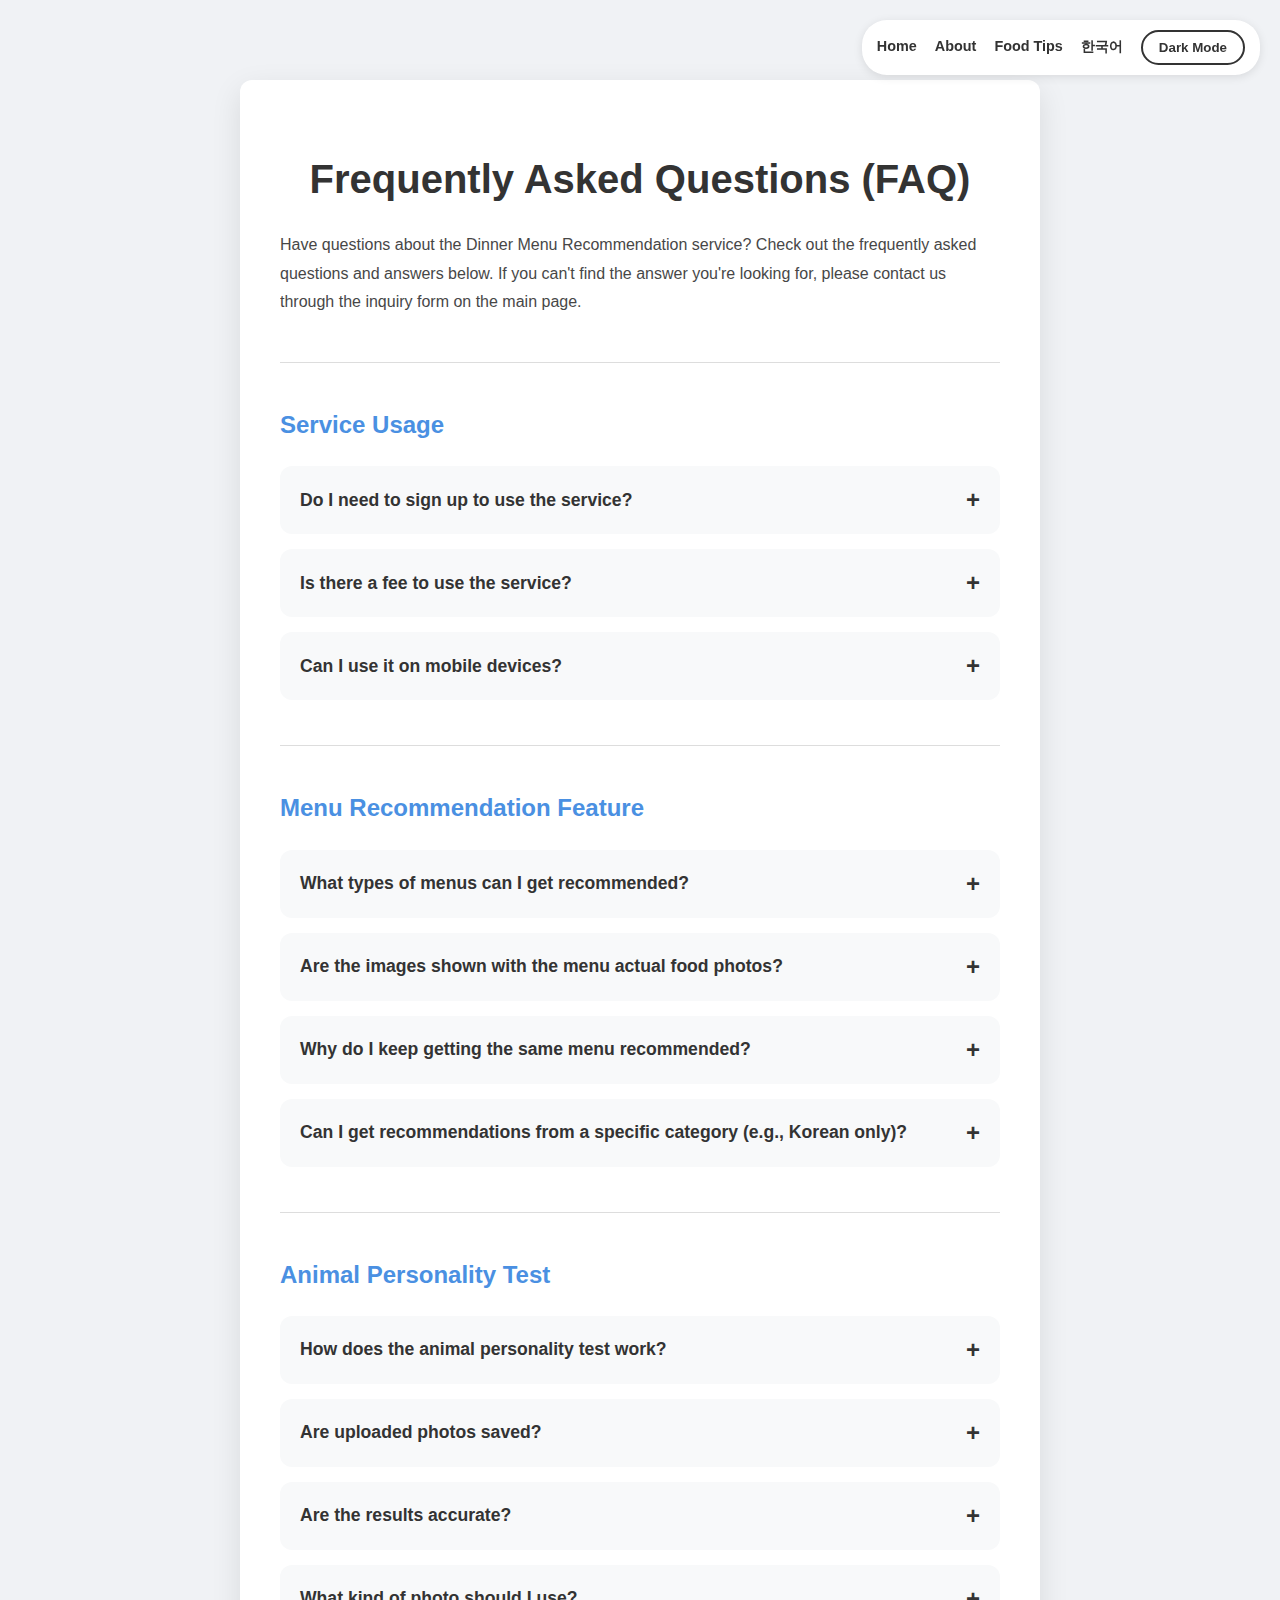
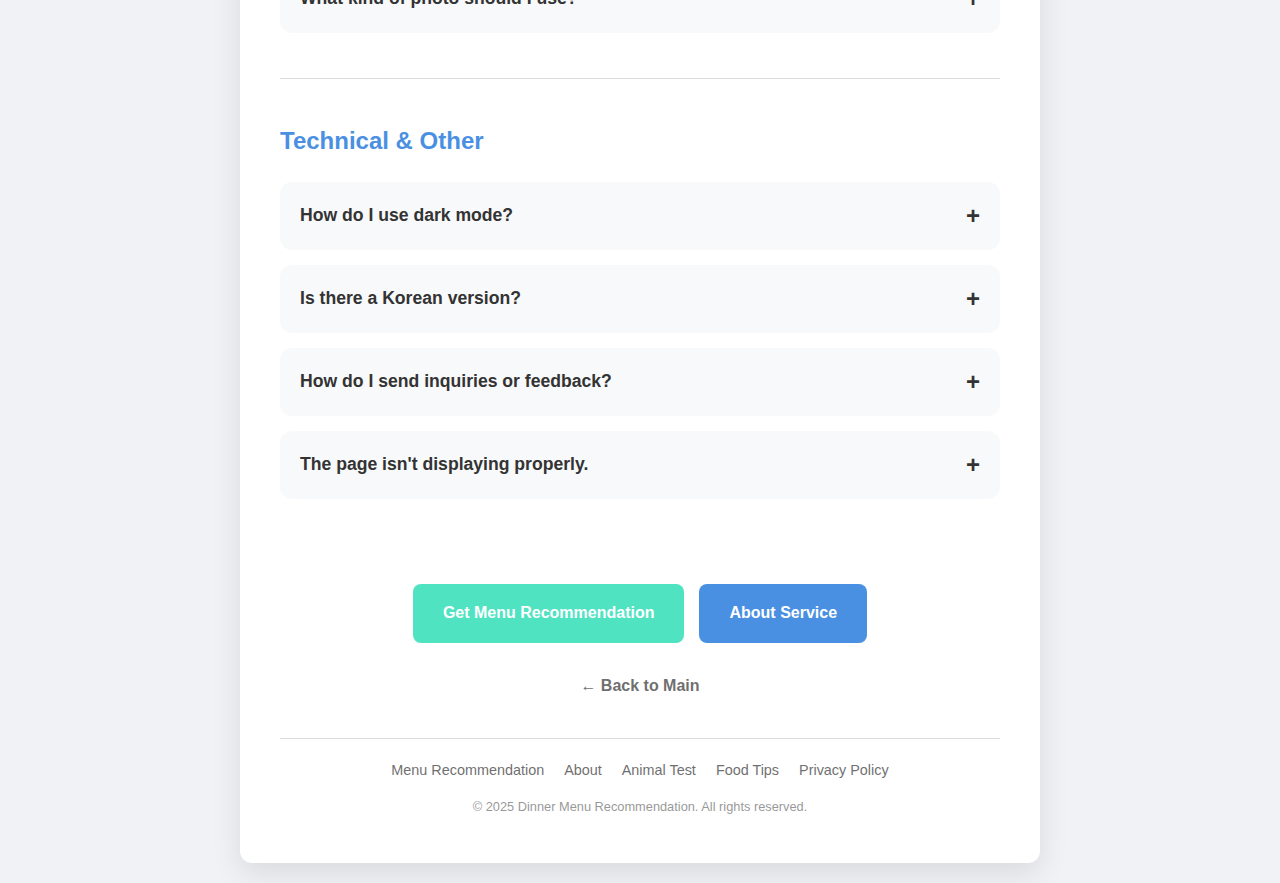
<file: faq-en.html>
<!DOCTYPE html>
<html lang="en">
<head>
    <!-- Google tag (gtag.js) -->
    <script async src="https://www.googletagmanager.com/gtag/js?id=G-BDTTSJ1EDS"></script>
    <script>
    window.dataLayer = window.dataLayer || [];
    function gtag(){dataLayer.push(arguments);}
    gtag('js', new Date());

    gtag('config', 'G-BDTTSJ1EDS');
    </script>
    <meta charset="UTF-8">
    <meta name="viewport" content="width=device-width, initial-scale=1.0">
    <meta name="google-adsense-account" content="ca-pub-2962790403778987">
    <meta name="description" content="Frequently asked questions about the Dinner Menu Recommendation service. Learn how to use the service, feature explanations, and troubleshooting.">
    <meta name="keywords" content="FAQ, frequently asked questions, help, service usage, troubleshooting, dinner menu recommendation">
    <title>FAQ - Frequently Asked Questions | Dinner Menu Recommendation</title>
    <link rel="stylesheet" href="style.css">
    <script async src="https://pagead2.googlesyndication.com/pagead/js/adsbygoogle.js?client=ca-pub-2962790403778987" crossorigin="anonymous"></script>
</head>
<body>
    <div class="theme-switch-wrapper">
        <a href="en.html" class="lang-link">Home</a>
        <a href="about-en.html" class="lang-link">About</a>
        <a href="food-tips-en.html" class="lang-link">Food Tips</a>
        <a href="faq.html" class="lang-link">한국어</a>
        <button id="theme-toggle">Dark Mode</button>
    </div>
    <div class="container" style="max-width: 800px;">
        <h1>Frequently Asked Questions (FAQ)</h1>

        <div class="about-content">
            <section class="content-section">
                <p>Have questions about the Dinner Menu Recommendation service? Check out the frequently asked questions and answers below. If you can't find the answer you're looking for, please contact us through the inquiry form on the main page.</p>
            </section>

            <section class="content-section">
                <h2>Service Usage</h2>
                <div class="faq-list">
                    <div class="faq-item">
                        <button class="faq-question">Do I need to sign up to use the service?</button>
                        <div class="faq-answer">
                            <div class="faq-answer-content">
                                <p>No, you don't need to sign up. Our service is free to use for anyone without any registration process. Just visit the website and you can start using the menu recommendation feature right away.</p>
                            </div>
                        </div>
                    </div>

                    <div class="faq-item">
                        <button class="faq-question">Is there a fee to use the service?</button>
                        <div class="faq-answer">
                            <div class="faq-answer-content">
                                <p>No, our service is 100% free. You can use all features including menu recommendations and animal personality tests for free. We plan to keep the basic service free in the future as well.</p>
                            </div>
                        </div>
                    </div>

                    <div class="faq-item">
                        <button class="faq-question">Can I use it on mobile devices?</button>
                        <div class="faq-answer">
                            <div class="faq-answer-content">
                                <p>Yes, of course! Our service is designed as a responsive website that provides an optimized experience on smartphones, tablets, and PCs. You can use it directly in your web browser without installing a separate app.</p>
                            </div>
                        </div>
                    </div>
                </div>
            </section>

            <section class="content-section">
                <h2>Menu Recommendation Feature</h2>
                <div class="faq-list">
                    <div class="faq-item">
                        <button class="faq-question">What types of menus can I get recommended?</button>
                        <div class="faq-answer">
                            <div class="faq-answer-content">
                                <p>We recommend over 24 menus from various categories including Korean, Chinese, Japanese, and Western cuisines. This includes dishes like Kimchi Jjigae, Bibimbap, Bulgogi (Korean), Jajangmyeon, Tangsuyuk (Chinese), Sushi, Ramen, Tonkatsu (Japanese), Steak, Pasta, Pizza (Western), and many more.</p>
                            </div>
                        </div>
                    </div>

                    <div class="faq-item">
                        <button class="faq-question">Are the images shown with the menu actual food photos?</button>
                        <div class="faq-answer">
                            <div class="faq-answer-content">
                                <p>The images displayed with menu recommendations are AI-generated images using Pollinations.ai. They are not actual food photos but images imagined by AI, so they may differ somewhat from real food. The images are provided as visual references to help understand the menu.</p>
                            </div>
                        </div>
                    </div>

                    <div class="faq-item">
                        <button class="faq-question">Why do I keep getting the same menu recommended?</button>
                        <div class="faq-answer">
                            <div class="faq-answer-content">
                                <p>Menu recommendations are completely random, so depending on luck, the same menu may appear consecutively. Click the button again to get a new menu recommendation. We plan to add a feature to exclude recently recommended menus in future updates.</p>
                            </div>
                        </div>
                    </div>

                    <div class="faq-item">
                        <button class="faq-question">Can I get recommendations from a specific category (e.g., Korean only)?</button>
                        <div class="faq-answer">
                            <div class="faq-answer-content">
                                <p>Currently, we only provide random recommendations from all categories. A specific category filter feature is planned for future updates. We are continuously improving the service, so please stay tuned for updates.</p>
                            </div>
                        </div>
                    </div>
                </div>
            </section>

            <section class="content-section">
                <h2>Animal Personality Test</h2>
                <div class="faq-list">
                    <div class="faq-item">
                        <button class="faq-question">How does the animal personality test work?</button>
                        <div class="faq-answer">
                            <div class="faq-answer-content">
                                <p>The animal personality test uses Google Teachable Machine AI. The AI model analyzes the image uploaded by the user to determine whether they have a dog or cat personality. The AI analyzes facial features, expressions, and overall impression to provide results.</p>
                            </div>
                        </div>
                    </div>

                    <div class="faq-item">
                        <button class="faq-question">Are uploaded photos saved?</button>
                        <div class="faq-answer">
                            <div class="faq-answer-content">
                                <p>No, uploaded photos are not saved on the server. All image processing is done directly in the user's browser, and the image is deleted when you close the page. We prioritize privacy protection.</p>
                            </div>
                        </div>
                    </div>

                    <div class="faq-item">
                        <button class="faq-question">Are the results accurate?</button>
                        <div class="faq-answer">
                            <div class="faq-answer-content">
                                <p>The animal personality test is a feature for entertainment and is not a scientifically verified personality analysis. The AI model makes judgments based on training data, but please use the results for reference only. We recommend enjoying it with friends for fun!</p>
                            </div>
                        </div>
                    </div>

                    <div class="faq-item">
                        <button class="faq-question">What kind of photo should I use?</button>
                        <div class="faq-answer">
                            <div class="faq-answer-content">
                                <p>A front-facing photo provides the best results. Please use a photo where your face is clearly visible, with good lighting, and not blurry. Photos without accessories that cover the face, such as sunglasses or masks, help with more accurate analysis.</p>
                            </div>
                        </div>
                    </div>
                </div>
            </section>

            <section class="content-section">
                <h2>Technical & Other</h2>
                <div class="faq-list">
                    <div class="faq-item">
                        <button class="faq-question">How do I use dark mode?</button>
                        <div class="faq-answer">
                            <div class="faq-answer-content">
                                <p>Click the "Dark Mode" button at the top of the page to switch to dark mode. Click again to return to light mode. The setting is automatically saved and maintained on your next visit.</p>
                            </div>
                        </div>
                    </div>

                    <div class="faq-item">
                        <button class="faq-question">Is there a Korean version?</button>
                        <div class="faq-answer">
                            <div class="faq-answer-content">
                                <p>Yes, we provide a Korean version. Click the "한국어" link at the top of the page to go to the Korean version. All pages are available in both Korean and English.</p>
                            </div>
                        </div>
                    </div>

                    <div class="faq-item">
                        <button class="faq-question">How do I send inquiries or feedback?</button>
                        <div class="faq-answer">
                            <div class="faq-answer-content">
                                <p>You can submit inquiries through the "Partnership Inquiry" form at the bottom of the main page. Enter your email address and message, and we'll respond as soon as possible. We welcome all feedback including service improvement suggestions, bug reports, and partnership inquiries.</p>
                            </div>
                        </div>
                    </div>

                    <div class="faq-item">
                        <button class="faq-question">The page isn't displaying properly.</button>
                        <div class="faq-answer">
                            <div class="faq-answer-content">
                                <p>Please check the following:<br>
                                1. Update your browser to the latest version.<br>
                                2. Make sure JavaScript is enabled.<br>
                                3. Clear your browser cache and refresh the page.<br>
                                4. Try a different browser (Chrome, Firefox, Safari, etc.).<br>
                                If the problem persists, please let us know through the contact form.</p>
                            </div>
                        </div>
                    </div>
                </div>
            </section>

            <div class="cta-buttons">
                <a href="en.html" class="cta-btn">Get Menu Recommendation</a>
                <a href="about-en.html" class="cta-btn secondary">About Service</a>
            </div>
        </div>

        <a href="en.html" class="back-link">← Back to Main</a>

        <footer class="site-footer">
            <div class="footer-links">
                <a href="en.html">Menu Recommendation</a>
                <a href="about-en.html">About</a>
                <a href="animal-test-en.html">Animal Test</a>
                <a href="food-tips-en.html">Food Tips</a>
                <a href="privacy-en.html">Privacy Policy</a>
            </div>
            <p class="footer-copyright">&copy; 2025 Dinner Menu Recommendation. All rights reserved.</p>
        </footer>
    </div>

    <script>
        const themeToggle = document.getElementById('theme-toggle');
        const body = document.body;

        if (localStorage.getItem('dark-mode') === 'true') {
            body.classList.add('dark-mode');
            themeToggle.textContent = 'Light Mode';
        }

        themeToggle.addEventListener('click', () => {
            body.classList.toggle('dark-mode');
            if (body.classList.contains('dark-mode')) {
                themeToggle.textContent = 'Light Mode';
                localStorage.setItem('dark-mode', 'true');
            } else {
                themeToggle.textContent = 'Dark Mode';
                localStorage.setItem('dark-mode', 'false');
            }
        });

        // FAQ accordion functionality
        document.querySelectorAll('.faq-question').forEach(button => {
            button.addEventListener('click', () => {
                const faqItem = button.parentElement;
                const isActive = faqItem.classList.contains('active');

                // Close all FAQ items
                document.querySelectorAll('.faq-item').forEach(item => {
                    item.classList.remove('active');
                });

                // Open clicked item if it wasn't active
                if (!isActive) {
                    faqItem.classList.add('active');
                }
            });
        });
    </script>
</body>
</html>
</file>
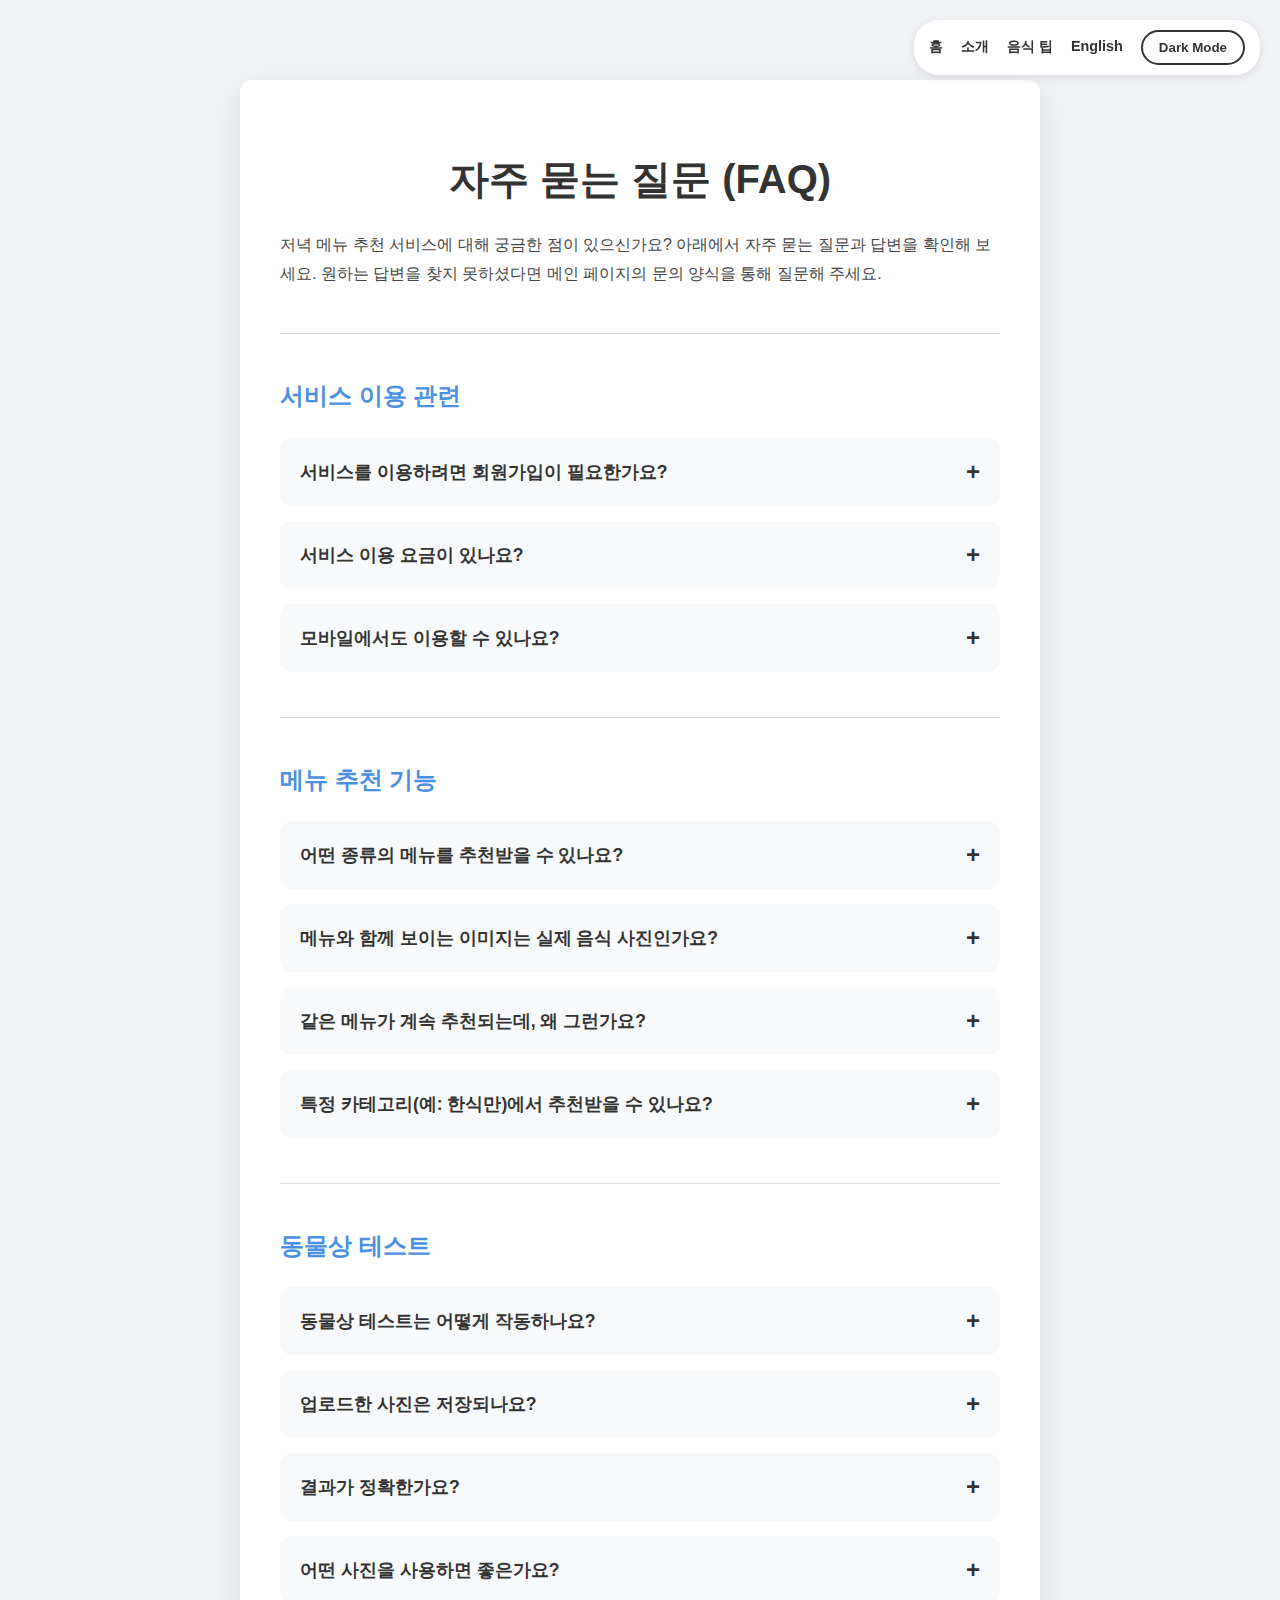
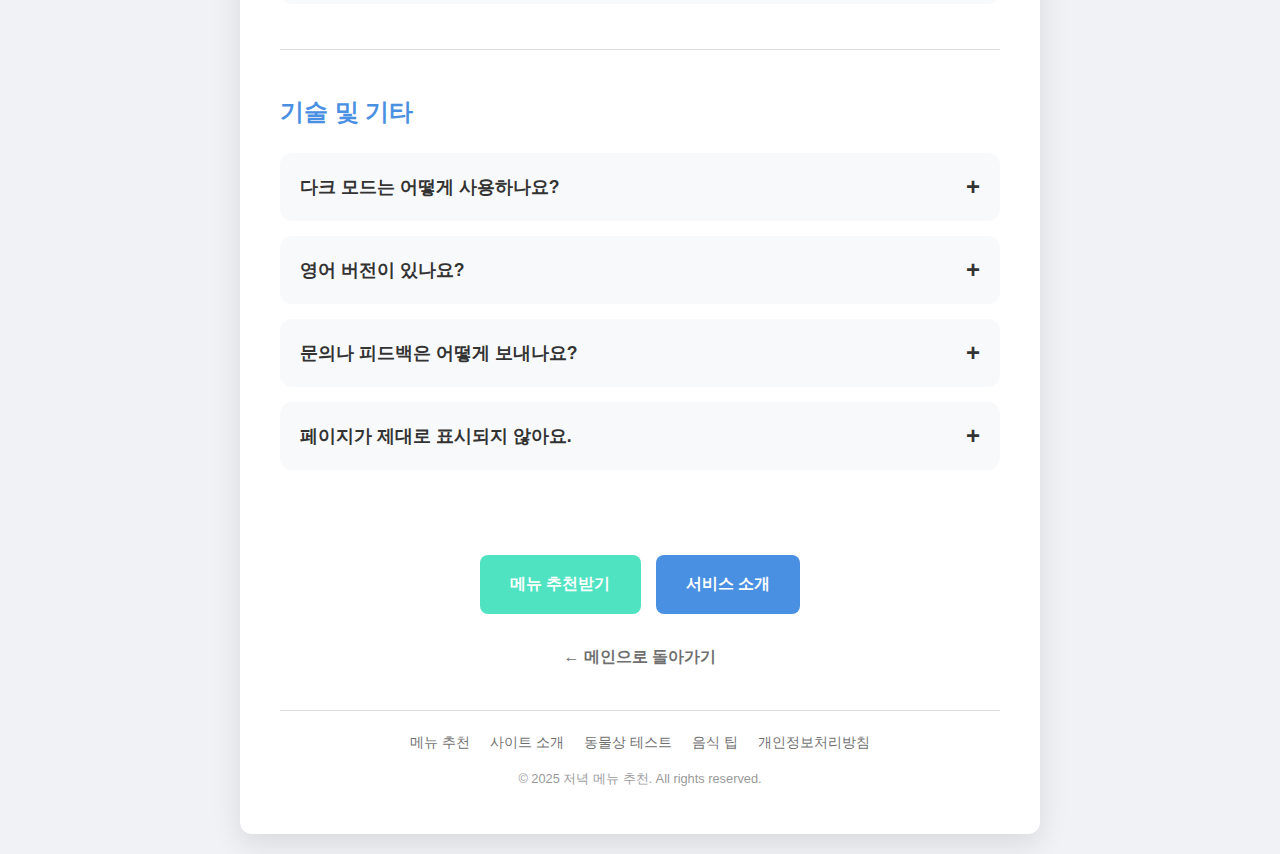
<file: faq.html>
<!DOCTYPE html>
<html lang="ko">
<head>
    <!-- Google tag (gtag.js) -->
    <script async src="https://www.googletagmanager.com/gtag/js?id=G-BDTTSJ1EDS"></script>
    <script>
    window.dataLayer = window.dataLayer || [];
    function gtag(){dataLayer.push(arguments);}
    gtag('js', new Date());

    gtag('config', 'G-BDTTSJ1EDS');
    </script>
    <meta charset="UTF-8">
    <meta name="viewport" content="width=device-width, initial-scale=1.0">
    <meta name="google-adsense-account" content="ca-pub-2962790403778987">
    <meta name="description" content="저녁 메뉴 추천 서비스에 대한 자주 묻는 질문과 답변. 서비스 이용 방법, 기능 설명, 문제 해결 방법 등을 확인하세요.">
    <meta name="keywords" content="FAQ, 자주 묻는 질문, 도움말, 서비스 이용, 문제 해결, 저녁 메뉴 추천">
    <title>자주 묻는 질문 (FAQ) - 저녁 메뉴 추천</title>
    <link rel="stylesheet" href="style.css">
    <script async src="https://pagead2.googlesyndication.com/pagead/js/adsbygoogle.js?client=ca-pub-2962790403778987" crossorigin="anonymous"></script>
</head>
<body>
    <div class="theme-switch-wrapper">
        <a href="index.html" class="lang-link">홈</a>
        <a href="about.html" class="lang-link">소개</a>
        <a href="food-tips.html" class="lang-link">음식 팁</a>
        <a href="faq-en.html" class="lang-link">English</a>
        <button id="theme-toggle">Dark Mode</button>
    </div>
    <div class="container" style="max-width: 800px;">
        <h1>자주 묻는 질문 (FAQ)</h1>

        <div class="about-content">
            <section class="content-section">
                <p>저녁 메뉴 추천 서비스에 대해 궁금한 점이 있으신가요? 아래에서 자주 묻는 질문과 답변을 확인해 보세요. 원하는 답변을 찾지 못하셨다면 메인 페이지의 문의 양식을 통해 질문해 주세요.</p>
            </section>

            <section class="content-section">
                <h2>서비스 이용 관련</h2>
                <div class="faq-list">
                    <div class="faq-item">
                        <button class="faq-question">서비스를 이용하려면 회원가입이 필요한가요?</button>
                        <div class="faq-answer">
                            <div class="faq-answer-content">
                                <p>아니요, 회원가입이 필요하지 않습니다. 저희 서비스는 별도의 가입 절차 없이 누구나 무료로 이용할 수 있습니다. 웹사이트에 접속하시면 바로 메뉴 추천 기능을 사용하실 수 있습니다.</p>
                            </div>
                        </div>
                    </div>

                    <div class="faq-item">
                        <button class="faq-question">서비스 이용 요금이 있나요?</button>
                        <div class="faq-answer">
                            <div class="faq-answer-content">
                                <p>아니요, 저희 서비스는 100% 무료입니다. 메뉴 추천, 동물상 테스트 등 모든 기능을 무료로 이용하실 수 있습니다. 앞으로도 기본 서비스는 무료로 제공할 예정입니다.</p>
                            </div>
                        </div>
                    </div>

                    <div class="faq-item">
                        <button class="faq-question">모바일에서도 이용할 수 있나요?</button>
                        <div class="faq-answer">
                            <div class="faq-answer-content">
                                <p>네, 물론입니다! 저희 서비스는 반응형 웹으로 설계되어 스마트폰, 태블릿, PC 등 모든 기기에서 최적화된 경험을 제공합니다. 별도의 앱 설치 없이 웹 브라우저에서 바로 이용하실 수 있습니다.</p>
                            </div>
                        </div>
                    </div>
                </div>
            </section>

            <section class="content-section">
                <h2>메뉴 추천 기능</h2>
                <div class="faq-list">
                    <div class="faq-item">
                        <button class="faq-question">어떤 종류의 메뉴를 추천받을 수 있나요?</button>
                        <div class="faq-answer">
                            <div class="faq-answer-content">
                                <p>한식, 중식, 일식, 양식 등 다양한 카테고리에서 24가지 이상의 메뉴를 추천해 드립니다. 김치찌개, 된장찌개, 비빔밥, 삼겹살, 제육볶음(한식), 짜장면, 짬뽕, 탕수육(중식), 초밥, 라멘, 돈까스, 우동(일식), 스테이크, 파스타, 피자, 햄버거(양식) 등이 포함되어 있습니다.</p>
                            </div>
                        </div>
                    </div>

                    <div class="faq-item">
                        <button class="faq-question">메뉴와 함께 보이는 이미지는 실제 음식 사진인가요?</button>
                        <div class="faq-answer">
                            <div class="faq-answer-content">
                                <p>메뉴 추천 시 표시되는 이미지는 AI(Pollinations.ai)가 생성한 이미지입니다. 실제 음식 사진이 아니라 AI가 해당 음식을 상상하여 만든 이미지이므로, 실제 음식과 다소 다를 수 있습니다. 이미지는 메뉴를 시각적으로 이해하는 데 참고용으로 제공됩니다.</p>
                            </div>
                        </div>
                    </div>

                    <div class="faq-item">
                        <button class="faq-question">같은 메뉴가 계속 추천되는데, 왜 그런가요?</button>
                        <div class="faq-answer">
                            <div class="faq-answer-content">
                                <p>메뉴 추천은 완전 무작위로 이루어지기 때문에, 운에 따라 같은 메뉴가 연속으로 나올 수 있습니다. 다시 버튼을 클릭하시면 새로운 메뉴를 추천받으실 수 있습니다. 향후 업데이트에서 최근 추천 메뉴를 제외하는 기능을 추가할 예정입니다.</p>
                            </div>
                        </div>
                    </div>

                    <div class="faq-item">
                        <button class="faq-question">특정 카테고리(예: 한식만)에서 추천받을 수 있나요?</button>
                        <div class="faq-answer">
                            <div class="faq-answer-content">
                                <p>현재는 모든 카테고리에서 무작위로 추천하는 기능만 제공됩니다. 특정 카테고리 필터 기능은 향후 업데이트에서 추가될 예정입니다. 더 나은 서비스를 위해 지속적으로 개선하고 있으니 많은 관심 부탁드립니다.</p>
                            </div>
                        </div>
                    </div>
                </div>
            </section>

            <section class="content-section">
                <h2>동물상 테스트</h2>
                <div class="faq-list">
                    <div class="faq-item">
                        <button class="faq-question">동물상 테스트는 어떻게 작동하나요?</button>
                        <div class="faq-answer">
                            <div class="faq-answer-content">
                                <p>동물상 테스트는 Google Teachable Machine AI를 활용합니다. 사용자가 업로드한 이미지를 AI 모델이 분석하여 강아지상인지 고양이상인지 판별합니다. AI는 얼굴의 특징, 표정, 전체적인 인상 등을 분석하여 결과를 제공합니다.</p>
                            </div>
                        </div>
                    </div>

                    <div class="faq-item">
                        <button class="faq-question">업로드한 사진은 저장되나요?</button>
                        <div class="faq-answer">
                            <div class="faq-answer-content">
                                <p>아니요, 업로드한 사진은 서버에 저장되지 않습니다. 모든 이미지 처리는 사용자의 브라우저에서 직접 이루어지며, 페이지를 닫으면 이미지가 삭제됩니다. 개인정보 보호를 최우선으로 생각합니다.</p>
                            </div>
                        </div>
                    </div>

                    <div class="faq-item">
                        <button class="faq-question">결과가 정확한가요?</button>
                        <div class="faq-answer">
                            <div class="faq-answer-content">
                                <p>동물상 테스트는 재미를 위한 기능으로, 과학적으로 검증된 성격 분석이 아닙니다. AI 모델은 학습 데이터를 바탕으로 판별하지만, 결과는 참고용으로만 활용해 주세요. 친구들과 함께 재미있게 즐기시는 것을 추천드립니다!</p>
                            </div>
                        </div>
                    </div>

                    <div class="faq-item">
                        <button class="faq-question">어떤 사진을 사용하면 좋은가요?</button>
                        <div class="faq-answer">
                            <div class="faq-answer-content">
                                <p>정면을 바라보는 얼굴 사진이 가장 좋은 결과를 제공합니다. 얼굴이 잘 보이고, 조명이 밝으며, 흐릿하지 않은 사진을 사용해 주세요. 선글라스, 마스크 등 얼굴을 가리는 액세서리가 없는 사진이 더 정확한 분석에 도움이 됩니다.</p>
                            </div>
                        </div>
                    </div>
                </div>
            </section>

            <section class="content-section">
                <h2>기술 및 기타</h2>
                <div class="faq-list">
                    <div class="faq-item">
                        <button class="faq-question">다크 모드는 어떻게 사용하나요?</button>
                        <div class="faq-answer">
                            <div class="faq-answer-content">
                                <p>페이지 상단의 "Dark Mode" 버튼을 클릭하시면 다크 모드로 전환됩니다. 다시 클릭하면 라이트 모드로 돌아갑니다. 설정은 자동으로 저장되어 다음 방문 시에도 유지됩니다.</p>
                            </div>
                        </div>
                    </div>

                    <div class="faq-item">
                        <button class="faq-question">영어 버전이 있나요?</button>
                        <div class="faq-answer">
                            <div class="faq-answer-content">
                                <p>네, 영어 버전을 제공합니다. 페이지 상단의 "English" 링크를 클릭하시면 영어 버전으로 이동합니다. 모든 페이지가 한국어와 영어로 제공됩니다.</p>
                            </div>
                        </div>
                    </div>

                    <div class="faq-item">
                        <button class="faq-question">문의나 피드백은 어떻게 보내나요?</button>
                        <div class="faq-answer">
                            <div class="faq-answer-content">
                                <p>메인 페이지 하단의 "제휴 문의" 양식을 통해 문의하실 수 있습니다. 이메일 주소와 문의 내용을 입력하시면 빠른 시일 내에 답변 드리겠습니다. 서비스 개선 제안, 버그 신고, 제휴 문의 등 모든 의견을 환영합니다.</p>
                            </div>
                        </div>
                    </div>

                    <div class="faq-item">
                        <button class="faq-question">페이지가 제대로 표시되지 않아요.</button>
                        <div class="faq-answer">
                            <div class="faq-answer-content">
                                <p>다음 사항을 확인해 주세요:<br>
                                1. 브라우저를 최신 버전으로 업데이트해 주세요.<br>
                                2. JavaScript가 활성화되어 있는지 확인해 주세요.<br>
                                3. 브라우저 캐시를 삭제하고 페이지를 새로고침 해보세요.<br>
                                4. 다른 브라우저(Chrome, Firefox, Safari 등)에서 시도해 보세요.<br>
                                문제가 계속되면 문의 양식을 통해 알려주세요.</p>
                            </div>
                        </div>
                    </div>
                </div>
            </section>

            <div class="cta-buttons">
                <a href="index.html" class="cta-btn">메뉴 추천받기</a>
                <a href="about.html" class="cta-btn secondary">서비스 소개</a>
            </div>
        </div>

        <a href="index.html" class="back-link">← 메인으로 돌아가기</a>

        <footer class="site-footer">
            <div class="footer-links">
                <a href="index.html">메뉴 추천</a>
                <a href="about.html">사이트 소개</a>
                <a href="animal-test.html">동물상 테스트</a>
                <a href="food-tips.html">음식 팁</a>
                <a href="privacy.html">개인정보처리방침</a>
            </div>
            <p class="footer-copyright">&copy; 2025 저녁 메뉴 추천. All rights reserved.</p>
        </footer>
    </div>

    <script>
        const themeToggle = document.getElementById('theme-toggle');
        const body = document.body;

        if (localStorage.getItem('dark-mode') === 'true') {
            body.classList.add('dark-mode');
            themeToggle.textContent = 'Light Mode';
        }

        themeToggle.addEventListener('click', () => {
            body.classList.toggle('dark-mode');
            if (body.classList.contains('dark-mode')) {
                themeToggle.textContent = 'Light Mode';
                localStorage.setItem('dark-mode', 'true');
            } else {
                themeToggle.textContent = 'Dark Mode';
                localStorage.setItem('dark-mode', 'false');
            }
        });

        // FAQ accordion functionality
        document.querySelectorAll('.faq-question').forEach(button => {
            button.addEventListener('click', () => {
                const faqItem = button.parentElement;
                const isActive = faqItem.classList.contains('active');

                // Close all FAQ items
                document.querySelectorAll('.faq-item').forEach(item => {
                    item.classList.remove('active');
                });

                // Open clicked item if it wasn't active
                if (!isActive) {
                    faqItem.classList.add('active');
                }
            });
        });
    </script>
</body>
</html>
</file>
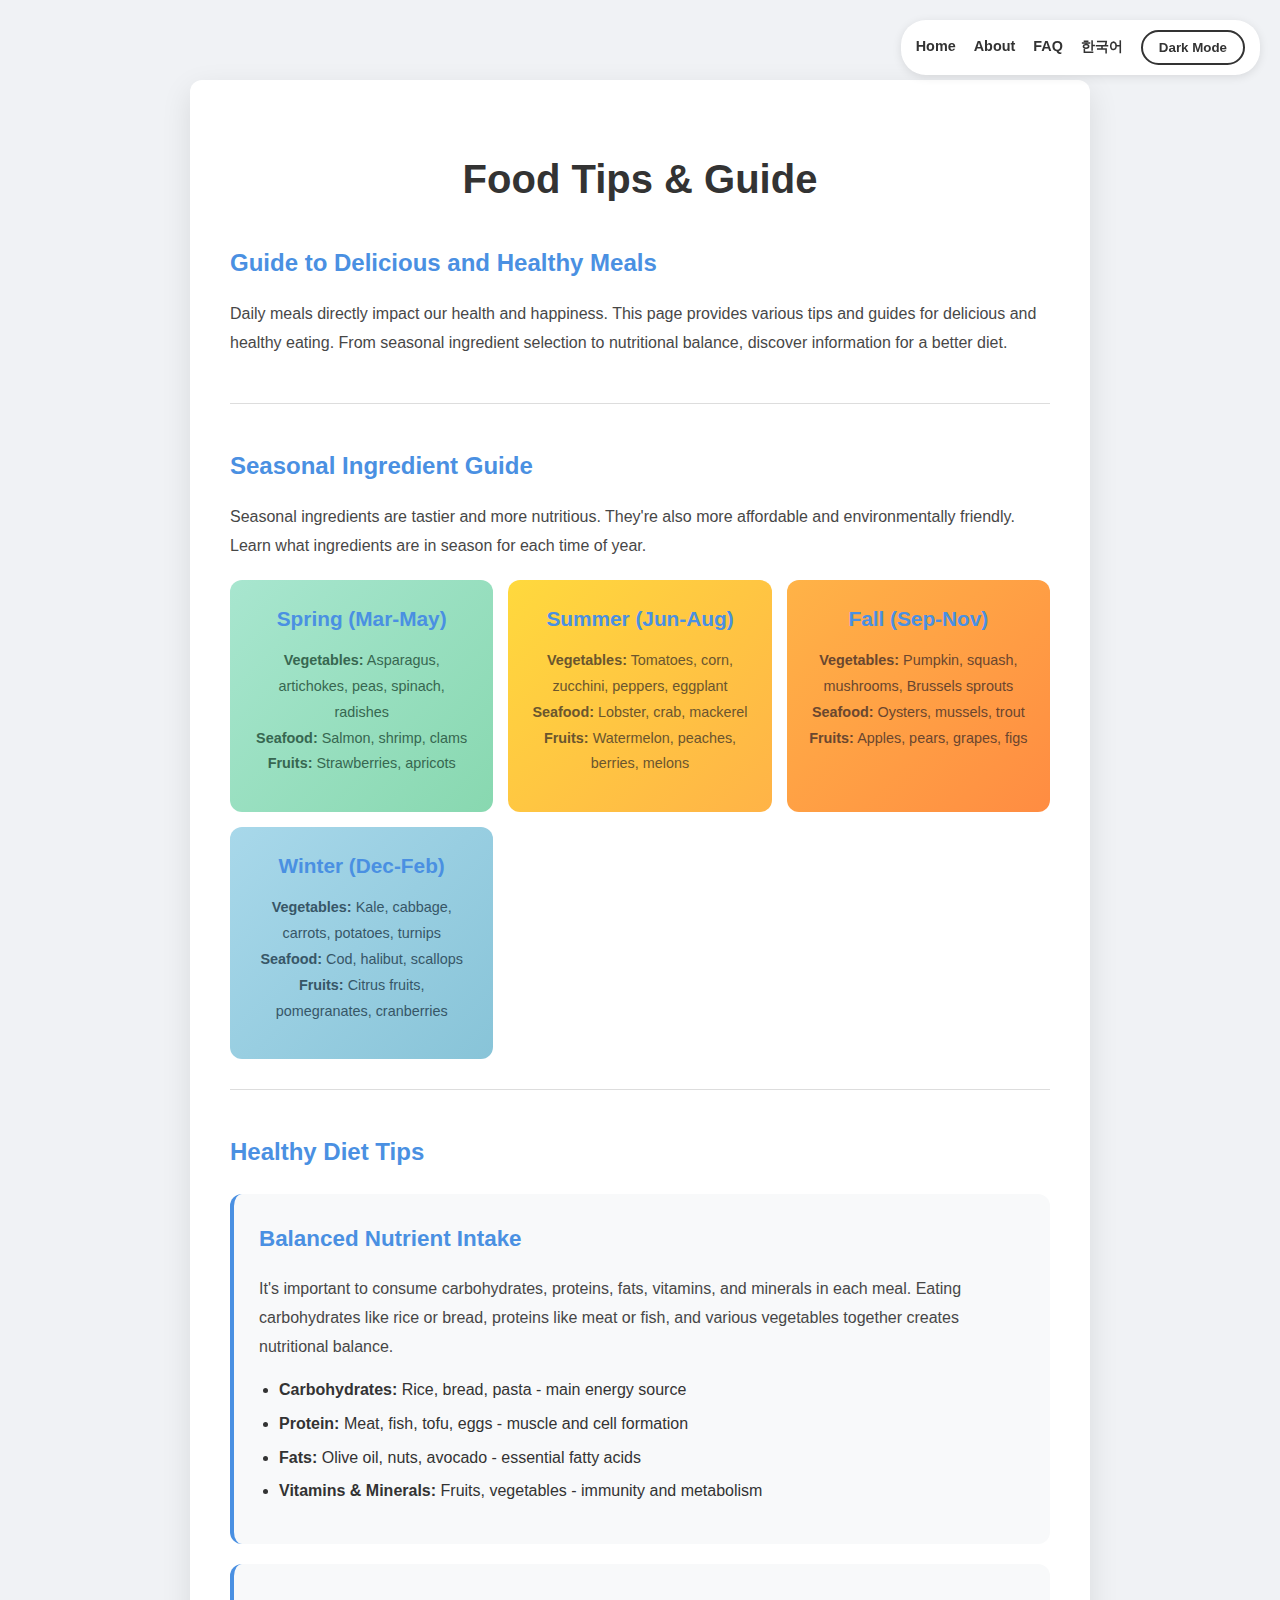
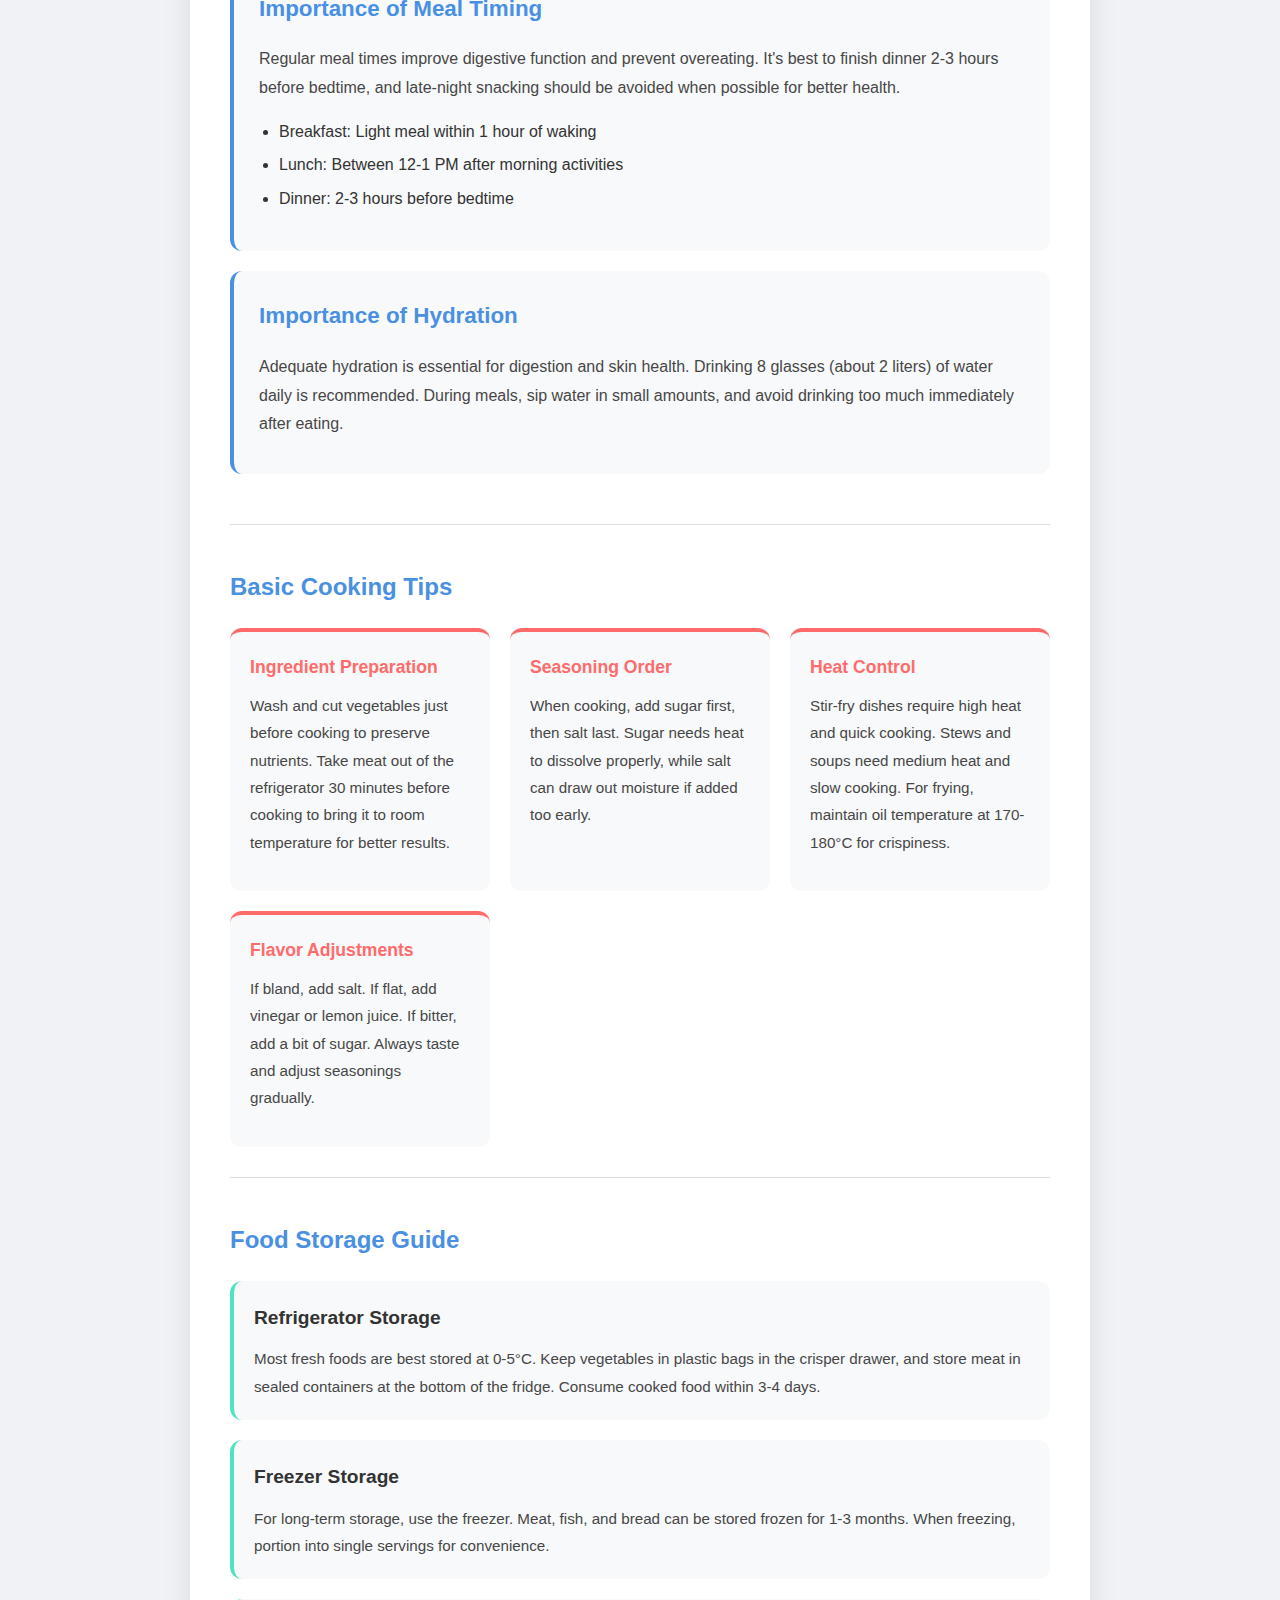
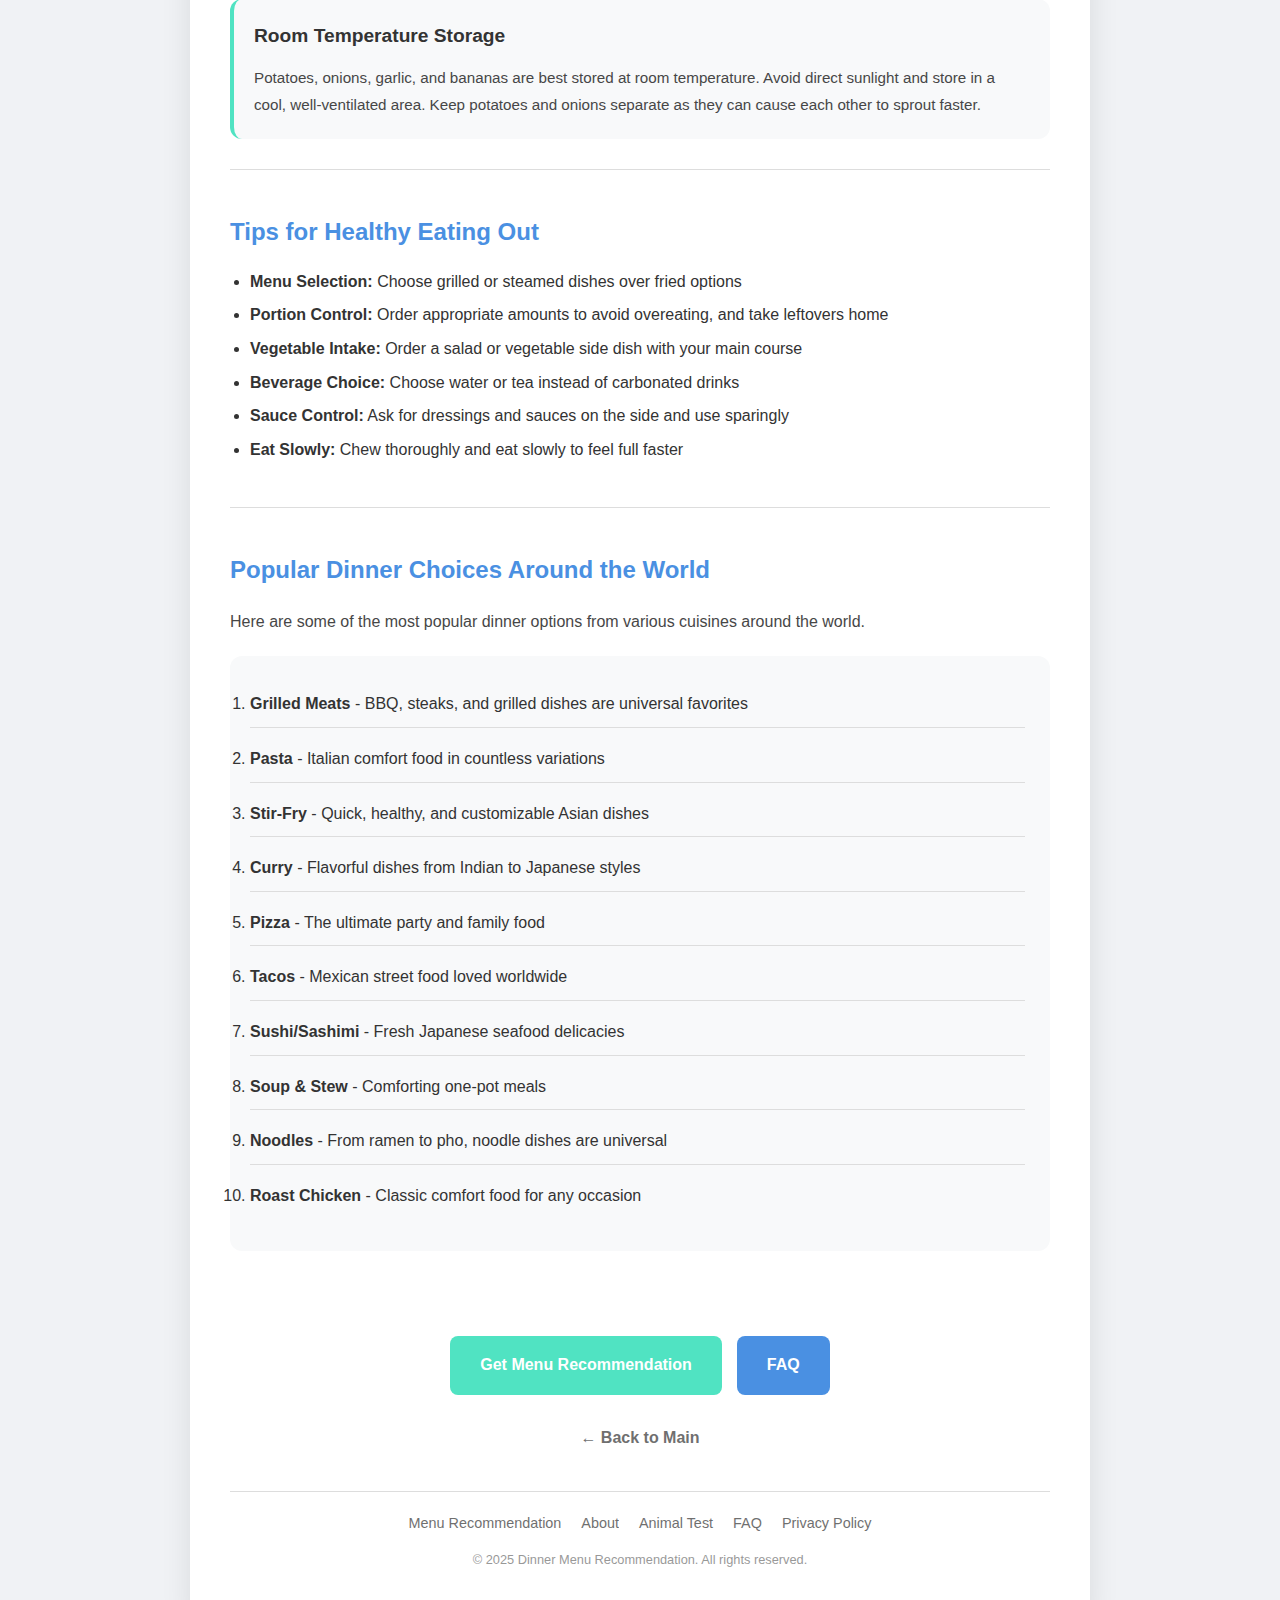
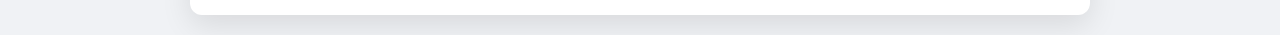
<file: food-tips-en.html>
<!DOCTYPE html>
<html lang="en">
<head>
    <!-- Google tag (gtag.js) -->
    <script async src="https://www.googletagmanager.com/gtag/js?id=G-BDTTSJ1EDS"></script>
    <script>
    window.dataLayer = window.dataLayer || [];
    function gtag(){dataLayer.push(arguments);}
    gtag('js', new Date());

    gtag('config', 'G-BDTTSJ1EDS');
    </script>
    <!-- Microsoft Clarity -->
    <script type="text/javascript">
    (function(c,l,a,r,i,t,y){
        c[a]=c[a]||function(){(c[a].q=c[a].q||[]).push(arguments)};
        t=l.createElement(r);t.async=1;t.src="https://www.clarity.ms/tag/"+i;
        y=l.getElementsByTagName(r)[0];y.parentNode.insertBefore(t,y);
    })(window, document, "clarity", "script", "v2pyy2mgm6");
    </script>
    <meta charset="UTF-8">
    <link rel="icon" type="image/svg+xml" href="favicon.svg">
    <meta name="viewport" content="width=device-width, initial-scale=1.0">
    <meta name="google-adsense-account" content="ca-pub-2962790403778987">
    <meta name="description" content="Food tips and guides for delicious and healthy meals. Seasonal foods, nutrition information, cooking tips, and ingredient selection methods.">
    <meta name="keywords" content="food tips, cooking tips, healthy diet, seasonal food, nutrition information, ingredient selection, cooking guide">
    <title>Food Tips - Delicious & Healthy Eating Guide | Dinner Menu Recommendation</title>
    <link rel="stylesheet" href="style.css">
    <script async src="https://pagead2.googlesyndication.com/pagead/js/adsbygoogle.js?client=ca-pub-2962790403778987" crossorigin="anonymous"></script>
</head>
<body>
    <div class="theme-switch-wrapper">
        <a href="en.html" class="lang-link">Home</a>
        <a href="about-en.html" class="lang-link">About</a>
        <a href="faq-en.html" class="lang-link">FAQ</a>
        <a href="food-tips.html" class="lang-link">한국어</a>
        <button id="theme-toggle">Dark Mode</button>
    </div>
    <div class="container" style="max-width: 900px;">
        <h1>Food Tips & Guide</h1>

        <div class="about-content">
            <section class="content-section">
                <h2>Guide to Delicious and Healthy Meals</h2>
                <p>Daily meals directly impact our health and happiness. This page provides various tips and guides for delicious and healthy eating. From seasonal ingredient selection to nutritional balance, discover information for a better diet.</p>
            </section>

            <section class="content-section">
                <h2>Seasonal Ingredient Guide</h2>
                <p>Seasonal ingredients are tastier and more nutritious. They're also more affordable and environmentally friendly. Learn what ingredients are in season for each time of year.</p>

                <div class="seasonal-grid">
                    <div class="season-card spring">
                        <h4>Spring (Mar-May)</h4>
                        <p><strong>Vegetables:</strong> Asparagus, artichokes, peas, spinach, radishes<br>
                        <strong>Seafood:</strong> Salmon, shrimp, clams<br>
                        <strong>Fruits:</strong> Strawberries, apricots</p>
                    </div>
                    <div class="season-card summer">
                        <h4>Summer (Jun-Aug)</h4>
                        <p><strong>Vegetables:</strong> Tomatoes, corn, zucchini, peppers, eggplant<br>
                        <strong>Seafood:</strong> Lobster, crab, mackerel<br>
                        <strong>Fruits:</strong> Watermelon, peaches, berries, melons</p>
                    </div>
                    <div class="season-card fall">
                        <h4>Fall (Sep-Nov)</h4>
                        <p><strong>Vegetables:</strong> Pumpkin, squash, mushrooms, Brussels sprouts<br>
                        <strong>Seafood:</strong> Oysters, mussels, trout<br>
                        <strong>Fruits:</strong> Apples, pears, grapes, figs</p>
                    </div>
                    <div class="season-card winter">
                        <h4>Winter (Dec-Feb)</h4>
                        <p><strong>Vegetables:</strong> Kale, cabbage, carrots, potatoes, turnips<br>
                        <strong>Seafood:</strong> Cod, halibut, scallops<br>
                        <strong>Fruits:</strong> Citrus fruits, pomegranates, cranberries</p>
                    </div>
                </div>
            </section>

            <section class="content-section">
                <h2>Healthy Diet Tips</h2>
                <div class="article-list">
                    <div class="article-card">
                        <h3>Balanced Nutrient Intake</h3>
                        <p>It's important to consume carbohydrates, proteins, fats, vitamins, and minerals in each meal. Eating carbohydrates like rice or bread, proteins like meat or fish, and various vegetables together creates nutritional balance.</p>
                        <ul>
                            <li><strong>Carbohydrates:</strong> Rice, bread, pasta - main energy source</li>
                            <li><strong>Protein:</strong> Meat, fish, tofu, eggs - muscle and cell formation</li>
                            <li><strong>Fats:</strong> Olive oil, nuts, avocado - essential fatty acids</li>
                            <li><strong>Vitamins & Minerals:</strong> Fruits, vegetables - immunity and metabolism</li>
                        </ul>
                    </div>

                    <div class="article-card">
                        <h3>Importance of Meal Timing</h3>
                        <p>Regular meal times improve digestive function and prevent overeating. It's best to finish dinner 2-3 hours before bedtime, and late-night snacking should be avoided when possible for better health.</p>
                        <ul>
                            <li>Breakfast: Light meal within 1 hour of waking</li>
                            <li>Lunch: Between 12-1 PM after morning activities</li>
                            <li>Dinner: 2-3 hours before bedtime</li>
                        </ul>
                    </div>

                    <div class="article-card">
                        <h3>Importance of Hydration</h3>
                        <p>Adequate hydration is essential for digestion and skin health. Drinking 8 glasses (about 2 liters) of water daily is recommended. During meals, sip water in small amounts, and avoid drinking too much immediately after eating.</p>
                    </div>
                </div>
            </section>

            <section class="content-section">
                <h2>Basic Cooking Tips</h2>
                <div class="tips-grid">
                    <div class="tip-item">
                        <h4>Ingredient Preparation</h4>
                        <p>Wash and cut vegetables just before cooking to preserve nutrients. Take meat out of the refrigerator 30 minutes before cooking to bring it to room temperature for better results.</p>
                    </div>
                    <div class="tip-item">
                        <h4>Seasoning Order</h4>
                        <p>When cooking, add sugar first, then salt last. Sugar needs heat to dissolve properly, while salt can draw out moisture if added too early.</p>
                    </div>
                    <div class="tip-item">
                        <h4>Heat Control</h4>
                        <p>Stir-fry dishes require high heat and quick cooking. Stews and soups need medium heat and slow cooking. For frying, maintain oil temperature at 170-180°C for crispiness.</p>
                    </div>
                    <div class="tip-item">
                        <h4>Flavor Adjustments</h4>
                        <p>If bland, add salt. If flat, add vinegar or lemon juice. If bitter, add a bit of sugar. Always taste and adjust seasonings gradually.</p>
                    </div>
                </div>
            </section>

            <section class="content-section">
                <h2>Food Storage Guide</h2>
                <div class="feature-list">
                    <div class="feature-item">
                        <h3>Refrigerator Storage</h3>
                        <p>Most fresh foods are best stored at 0-5°C. Keep vegetables in plastic bags in the crisper drawer, and store meat in sealed containers at the bottom of the fridge. Consume cooked food within 3-4 days.</p>
                    </div>
                    <div class="feature-item">
                        <h3>Freezer Storage</h3>
                        <p>For long-term storage, use the freezer. Meat, fish, and bread can be stored frozen for 1-3 months. When freezing, portion into single servings for convenience.</p>
                    </div>
                    <div class="feature-item">
                        <h3>Room Temperature Storage</h3>
                        <p>Potatoes, onions, garlic, and bananas are best stored at room temperature. Avoid direct sunlight and store in a cool, well-ventilated area. Keep potatoes and onions separate as they can cause each other to sprout faster.</p>
                    </div>
                </div>
            </section>

            <section class="content-section">
                <h2>Tips for Healthy Eating Out</h2>
                <ul>
                    <li><strong>Menu Selection:</strong> Choose grilled or steamed dishes over fried options</li>
                    <li><strong>Portion Control:</strong> Order appropriate amounts to avoid overeating, and take leftovers home</li>
                    <li><strong>Vegetable Intake:</strong> Order a salad or vegetable side dish with your main course</li>
                    <li><strong>Beverage Choice:</strong> Choose water or tea instead of carbonated drinks</li>
                    <li><strong>Sauce Control:</strong> Ask for dressings and sauces on the side and use sparingly</li>
                    <li><strong>Eat Slowly:</strong> Chew thoroughly and eat slowly to feel full faster</li>
                </ul>
            </section>

            <section class="content-section">
                <h2>Popular Dinner Choices Around the World</h2>
                <p>Here are some of the most popular dinner options from various cuisines around the world.</p>
                <ol class="steps-list">
                    <li><strong>Grilled Meats</strong> - BBQ, steaks, and grilled dishes are universal favorites</li>
                    <li><strong>Pasta</strong> - Italian comfort food in countless variations</li>
                    <li><strong>Stir-Fry</strong> - Quick, healthy, and customizable Asian dishes</li>
                    <li><strong>Curry</strong> - Flavorful dishes from Indian to Japanese styles</li>
                    <li><strong>Pizza</strong> - The ultimate party and family food</li>
                    <li><strong>Tacos</strong> - Mexican street food loved worldwide</li>
                    <li><strong>Sushi/Sashimi</strong> - Fresh Japanese seafood delicacies</li>
                    <li><strong>Soup & Stew</strong> - Comforting one-pot meals</li>
                    <li><strong>Noodles</strong> - From ramen to pho, noodle dishes are universal</li>
                    <li><strong>Roast Chicken</strong> - Classic comfort food for any occasion</li>
                </ol>
            </section>

            <div class="cta-buttons">
                <a href="en.html" class="cta-btn">Get Menu Recommendation</a>
                <a href="faq-en.html" class="cta-btn secondary">FAQ</a>
            </div>
        </div>

        <a href="en.html" class="back-link">← Back to Main</a>

        <footer class="site-footer">
            <div class="footer-links">
                <a href="en.html">Menu Recommendation</a>
                <a href="about-en.html">About</a>
                <a href="animal-test-en.html">Animal Test</a>
                <a href="faq-en.html">FAQ</a>
                <a href="privacy-en.html">Privacy Policy</a>
            </div>
            <p class="footer-copyright">&copy; 2025 Dinner Menu Recommendation. All rights reserved.</p>
        </footer>
    </div>

    <script>
        const themeToggle = document.getElementById('theme-toggle');
        const body = document.body;

        if (localStorage.getItem('dark-mode') === 'true') {
            body.classList.add('dark-mode');
            themeToggle.textContent = 'Light Mode';
        }

        themeToggle.addEventListener('click', () => {
            body.classList.toggle('dark-mode');
            if (body.classList.contains('dark-mode')) {
                themeToggle.textContent = 'Light Mode';
                localStorage.setItem('dark-mode', 'true');
            } else {
                themeToggle.textContent = 'Dark Mode';
                localStorage.setItem('dark-mode', 'false');
            }
        });
    </script>
</body>
</html>
</file>
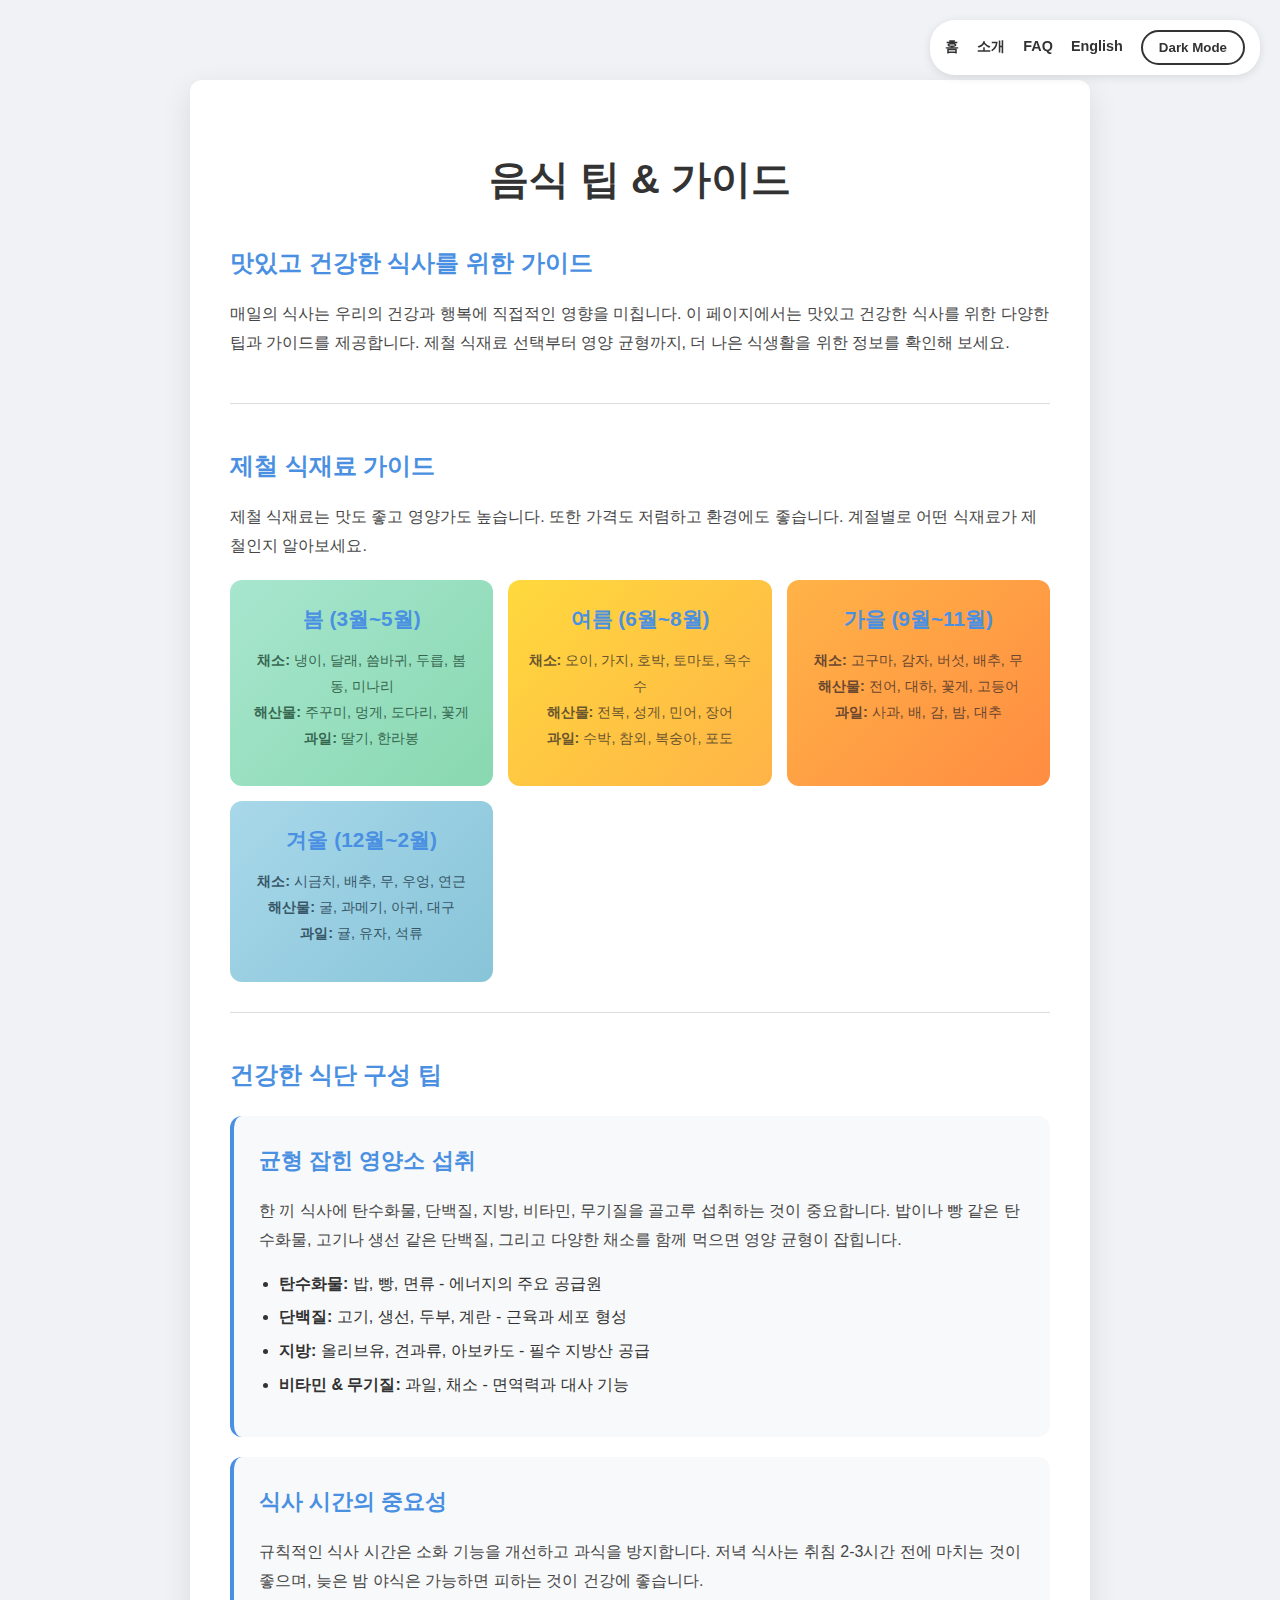
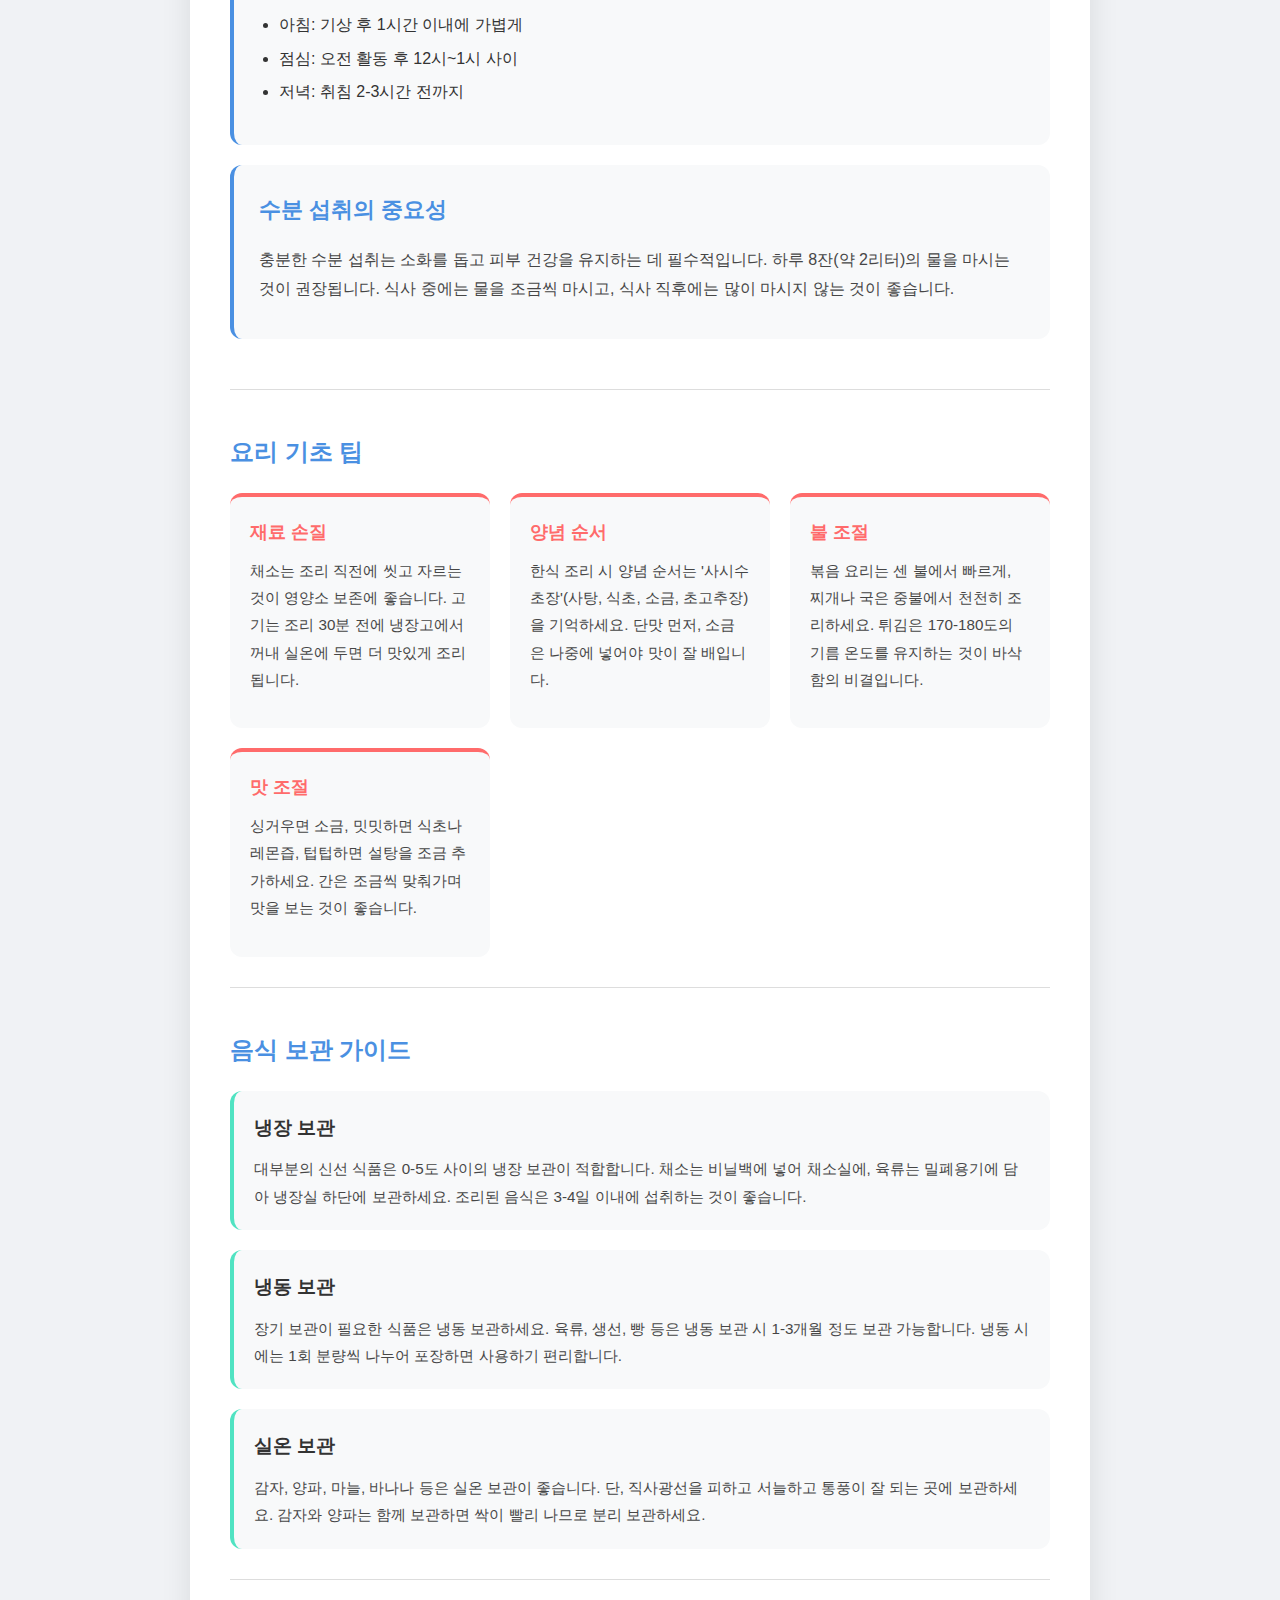
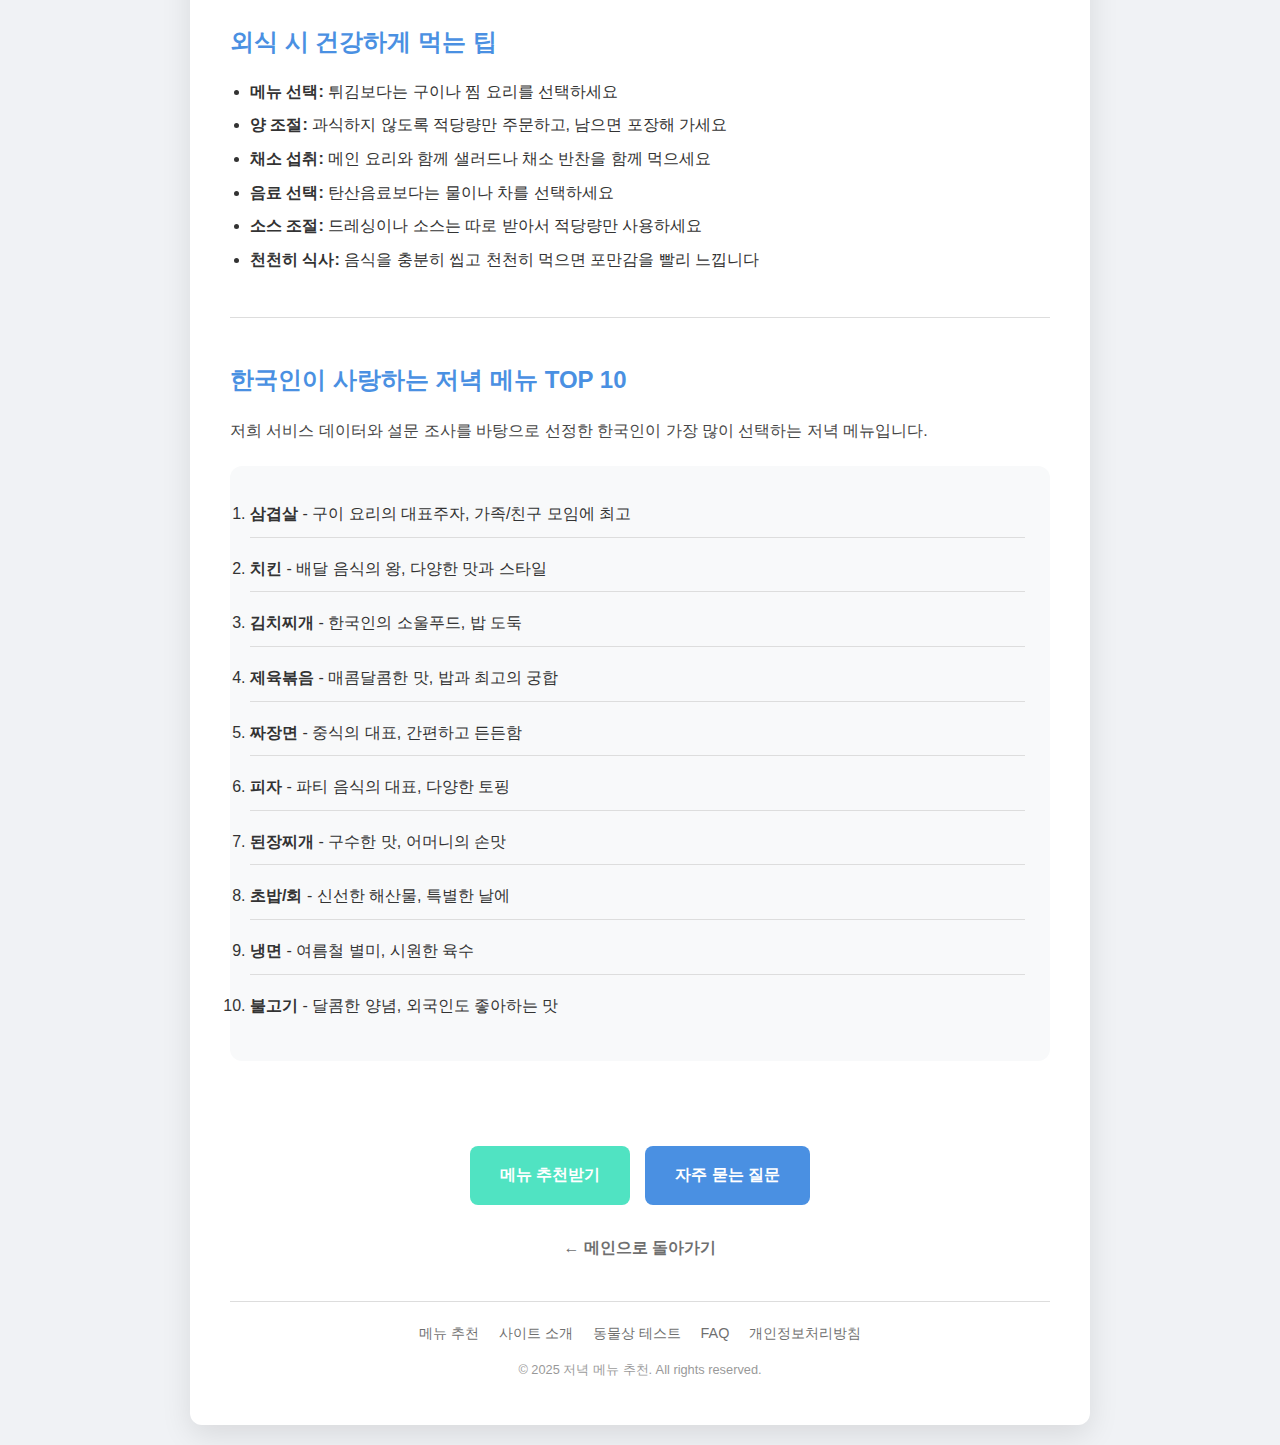
<file: food-tips.html>
<!DOCTYPE html>
<html lang="ko">
<head>
    <!-- Google tag (gtag.js) -->
    <script async src="https://www.googletagmanager.com/gtag/js?id=G-BDTTSJ1EDS"></script>
    <script>
    window.dataLayer = window.dataLayer || [];
    function gtag(){dataLayer.push(arguments);}
    gtag('js', new Date());

    gtag('config', 'G-BDTTSJ1EDS');
    </script>
    <meta charset="UTF-8">
    <meta name="viewport" content="width=device-width, initial-scale=1.0">
    <meta name="google-adsense-account" content="ca-pub-2962790403778987">
    <meta name="description" content="맛있고 건강한 식사를 위한 음식 팁과 가이드. 계절별 음식, 영양 정보, 요리 팁, 식재료 선택 방법 등 유용한 정보를 제공합니다.">
    <meta name="keywords" content="음식 팁, 요리 팁, 건강한 식단, 계절 음식, 영양 정보, 식재료 선택, 요리 가이드">
    <title>음식 팁 - 맛있고 건강한 식사 가이드 | 저녁 메뉴 추천</title>
    <link rel="stylesheet" href="style.css">
    <script async src="https://pagead2.googlesyndication.com/pagead/js/adsbygoogle.js?client=ca-pub-2962790403778987" crossorigin="anonymous"></script>
</head>
<body>
    <div class="theme-switch-wrapper">
        <a href="index.html" class="lang-link">홈</a>
        <a href="about.html" class="lang-link">소개</a>
        <a href="faq.html" class="lang-link">FAQ</a>
        <a href="food-tips-en.html" class="lang-link">English</a>
        <button id="theme-toggle">Dark Mode</button>
    </div>
    <div class="container" style="max-width: 900px;">
        <h1>음식 팁 & 가이드</h1>

        <div class="about-content">
            <section class="content-section">
                <h2>맛있고 건강한 식사를 위한 가이드</h2>
                <p>매일의 식사는 우리의 건강과 행복에 직접적인 영향을 미칩니다. 이 페이지에서는 맛있고 건강한 식사를 위한 다양한 팁과 가이드를 제공합니다. 제철 식재료 선택부터 영양 균형까지, 더 나은 식생활을 위한 정보를 확인해 보세요.</p>
            </section>

            <section class="content-section">
                <h2>제철 식재료 가이드</h2>
                <p>제철 식재료는 맛도 좋고 영양가도 높습니다. 또한 가격도 저렴하고 환경에도 좋습니다. 계절별로 어떤 식재료가 제철인지 알아보세요.</p>

                <div class="seasonal-grid">
                    <div class="season-card spring">
                        <h4>봄 (3월~5월)</h4>
                        <p><strong>채소:</strong> 냉이, 달래, 씀바귀, 두릅, 봄동, 미나리<br>
                        <strong>해산물:</strong> 주꾸미, 멍게, 도다리, 꽃게<br>
                        <strong>과일:</strong> 딸기, 한라봉</p>
                    </div>
                    <div class="season-card summer">
                        <h4>여름 (6월~8월)</h4>
                        <p><strong>채소:</strong> 오이, 가지, 호박, 토마토, 옥수수<br>
                        <strong>해산물:</strong> 전복, 성게, 민어, 장어<br>
                        <strong>과일:</strong> 수박, 참외, 복숭아, 포도</p>
                    </div>
                    <div class="season-card fall">
                        <h4>가을 (9월~11월)</h4>
                        <p><strong>채소:</strong> 고구마, 감자, 버섯, 배추, 무<br>
                        <strong>해산물:</strong> 전어, 대하, 꽃게, 고등어<br>
                        <strong>과일:</strong> 사과, 배, 감, 밤, 대추</p>
                    </div>
                    <div class="season-card winter">
                        <h4>겨울 (12월~2월)</h4>
                        <p><strong>채소:</strong> 시금치, 배추, 무, 우엉, 연근<br>
                        <strong>해산물:</strong> 굴, 과메기, 아귀, 대구<br>
                        <strong>과일:</strong> 귤, 유자, 석류</p>
                    </div>
                </div>
            </section>

            <section class="content-section">
                <h2>건강한 식단 구성 팁</h2>
                <div class="article-list">
                    <div class="article-card">
                        <h3>균형 잡힌 영양소 섭취</h3>
                        <p>한 끼 식사에 탄수화물, 단백질, 지방, 비타민, 무기질을 골고루 섭취하는 것이 중요합니다. 밥이나 빵 같은 탄수화물, 고기나 생선 같은 단백질, 그리고 다양한 채소를 함께 먹으면 영양 균형이 잡힙니다.</p>
                        <ul>
                            <li><strong>탄수화물:</strong> 밥, 빵, 면류 - 에너지의 주요 공급원</li>
                            <li><strong>단백질:</strong> 고기, 생선, 두부, 계란 - 근육과 세포 형성</li>
                            <li><strong>지방:</strong> 올리브유, 견과류, 아보카도 - 필수 지방산 공급</li>
                            <li><strong>비타민 & 무기질:</strong> 과일, 채소 - 면역력과 대사 기능</li>
                        </ul>
                    </div>

                    <div class="article-card">
                        <h3>식사 시간의 중요성</h3>
                        <p>규칙적인 식사 시간은 소화 기능을 개선하고 과식을 방지합니다. 저녁 식사는 취침 2-3시간 전에 마치는 것이 좋으며, 늦은 밤 야식은 가능하면 피하는 것이 건강에 좋습니다.</p>
                        <ul>
                            <li>아침: 기상 후 1시간 이내에 가볍게</li>
                            <li>점심: 오전 활동 후 12시~1시 사이</li>
                            <li>저녁: 취침 2-3시간 전까지</li>
                        </ul>
                    </div>

                    <div class="article-card">
                        <h3>수분 섭취의 중요성</h3>
                        <p>충분한 수분 섭취는 소화를 돕고 피부 건강을 유지하는 데 필수적입니다. 하루 8잔(약 2리터)의 물을 마시는 것이 권장됩니다. 식사 중에는 물을 조금씩 마시고, 식사 직후에는 많이 마시지 않는 것이 좋습니다.</p>
                    </div>
                </div>
            </section>

            <section class="content-section">
                <h2>요리 기초 팁</h2>
                <div class="tips-grid">
                    <div class="tip-item">
                        <h4>재료 손질</h4>
                        <p>채소는 조리 직전에 씻고 자르는 것이 영양소 보존에 좋습니다. 고기는 조리 30분 전에 냉장고에서 꺼내 실온에 두면 더 맛있게 조리됩니다.</p>
                    </div>
                    <div class="tip-item">
                        <h4>양념 순서</h4>
                        <p>한식 조리 시 양념 순서는 '사시수초장'(사탕, 식초, 소금, 초고추장)을 기억하세요. 단맛 먼저, 소금은 나중에 넣어야 맛이 잘 배입니다.</p>
                    </div>
                    <div class="tip-item">
                        <h4>불 조절</h4>
                        <p>볶음 요리는 센 불에서 빠르게, 찌개나 국은 중불에서 천천히 조리하세요. 튀김은 170-180도의 기름 온도를 유지하는 것이 바삭함의 비결입니다.</p>
                    </div>
                    <div class="tip-item">
                        <h4>맛 조절</h4>
                        <p>싱거우면 소금, 밋밋하면 식초나 레몬즙, 텁텁하면 설탕을 조금 추가하세요. 간은 조금씩 맞춰가며 맛을 보는 것이 좋습니다.</p>
                    </div>
                </div>
            </section>

            <section class="content-section">
                <h2>음식 보관 가이드</h2>
                <div class="feature-list">
                    <div class="feature-item">
                        <h3>냉장 보관</h3>
                        <p>대부분의 신선 식품은 0-5도 사이의 냉장 보관이 적합합니다. 채소는 비닐백에 넣어 채소실에, 육류는 밀폐용기에 담아 냉장실 하단에 보관하세요. 조리된 음식은 3-4일 이내에 섭취하는 것이 좋습니다.</p>
                    </div>
                    <div class="feature-item">
                        <h3>냉동 보관</h3>
                        <p>장기 보관이 필요한 식품은 냉동 보관하세요. 육류, 생선, 빵 등은 냉동 보관 시 1-3개월 정도 보관 가능합니다. 냉동 시에는 1회 분량씩 나누어 포장하면 사용하기 편리합니다.</p>
                    </div>
                    <div class="feature-item">
                        <h3>실온 보관</h3>
                        <p>감자, 양파, 마늘, 바나나 등은 실온 보관이 좋습니다. 단, 직사광선을 피하고 서늘하고 통풍이 잘 되는 곳에 보관하세요. 감자와 양파는 함께 보관하면 싹이 빨리 나므로 분리 보관하세요.</p>
                    </div>
                </div>
            </section>

            <section class="content-section">
                <h2>외식 시 건강하게 먹는 팁</h2>
                <ul>
                    <li><strong>메뉴 선택:</strong> 튀김보다는 구이나 찜 요리를 선택하세요</li>
                    <li><strong>양 조절:</strong> 과식하지 않도록 적당량만 주문하고, 남으면 포장해 가세요</li>
                    <li><strong>채소 섭취:</strong> 메인 요리와 함께 샐러드나 채소 반찬을 함께 먹으세요</li>
                    <li><strong>음료 선택:</strong> 탄산음료보다는 물이나 차를 선택하세요</li>
                    <li><strong>소스 조절:</strong> 드레싱이나 소스는 따로 받아서 적당량만 사용하세요</li>
                    <li><strong>천천히 식사:</strong> 음식을 충분히 씹고 천천히 먹으면 포만감을 빨리 느낍니다</li>
                </ul>
            </section>

            <section class="content-section">
                <h2>한국인이 사랑하는 저녁 메뉴 TOP 10</h2>
                <p>저희 서비스 데이터와 설문 조사를 바탕으로 선정한 한국인이 가장 많이 선택하는 저녁 메뉴입니다.</p>
                <ol class="steps-list">
                    <li><strong>삼겹살</strong> - 구이 요리의 대표주자, 가족/친구 모임에 최고</li>
                    <li><strong>치킨</strong> - 배달 음식의 왕, 다양한 맛과 스타일</li>
                    <li><strong>김치찌개</strong> - 한국인의 소울푸드, 밥 도둑</li>
                    <li><strong>제육볶음</strong> - 매콤달콤한 맛, 밥과 최고의 궁합</li>
                    <li><strong>짜장면</strong> - 중식의 대표, 간편하고 든든함</li>
                    <li><strong>피자</strong> - 파티 음식의 대표, 다양한 토핑</li>
                    <li><strong>된장찌개</strong> - 구수한 맛, 어머니의 손맛</li>
                    <li><strong>초밥/회</strong> - 신선한 해산물, 특별한 날에</li>
                    <li><strong>냉면</strong> - 여름철 별미, 시원한 육수</li>
                    <li><strong>불고기</strong> - 달콤한 양념, 외국인도 좋아하는 맛</li>
                </ol>
            </section>

            <div class="cta-buttons">
                <a href="index.html" class="cta-btn">메뉴 추천받기</a>
                <a href="faq.html" class="cta-btn secondary">자주 묻는 질문</a>
            </div>
        </div>

        <a href="index.html" class="back-link">← 메인으로 돌아가기</a>

        <footer class="site-footer">
            <div class="footer-links">
                <a href="index.html">메뉴 추천</a>
                <a href="about.html">사이트 소개</a>
                <a href="animal-test.html">동물상 테스트</a>
                <a href="faq.html">FAQ</a>
                <a href="privacy.html">개인정보처리방침</a>
            </div>
            <p class="footer-copyright">&copy; 2025 저녁 메뉴 추천. All rights reserved.</p>
        </footer>
    </div>

    <script>
        const themeToggle = document.getElementById('theme-toggle');
        const body = document.body;

        if (localStorage.getItem('dark-mode') === 'true') {
            body.classList.add('dark-mode');
            themeToggle.textContent = 'Light Mode';
        }

        themeToggle.addEventListener('click', () => {
            body.classList.toggle('dark-mode');
            if (body.classList.contains('dark-mode')) {
                themeToggle.textContent = 'Light Mode';
                localStorage.setItem('dark-mode', 'true');
            } else {
                themeToggle.textContent = 'Dark Mode';
                localStorage.setItem('dark-mode', 'false');
            }
        });
    </script>
</body>
</html>
</file>
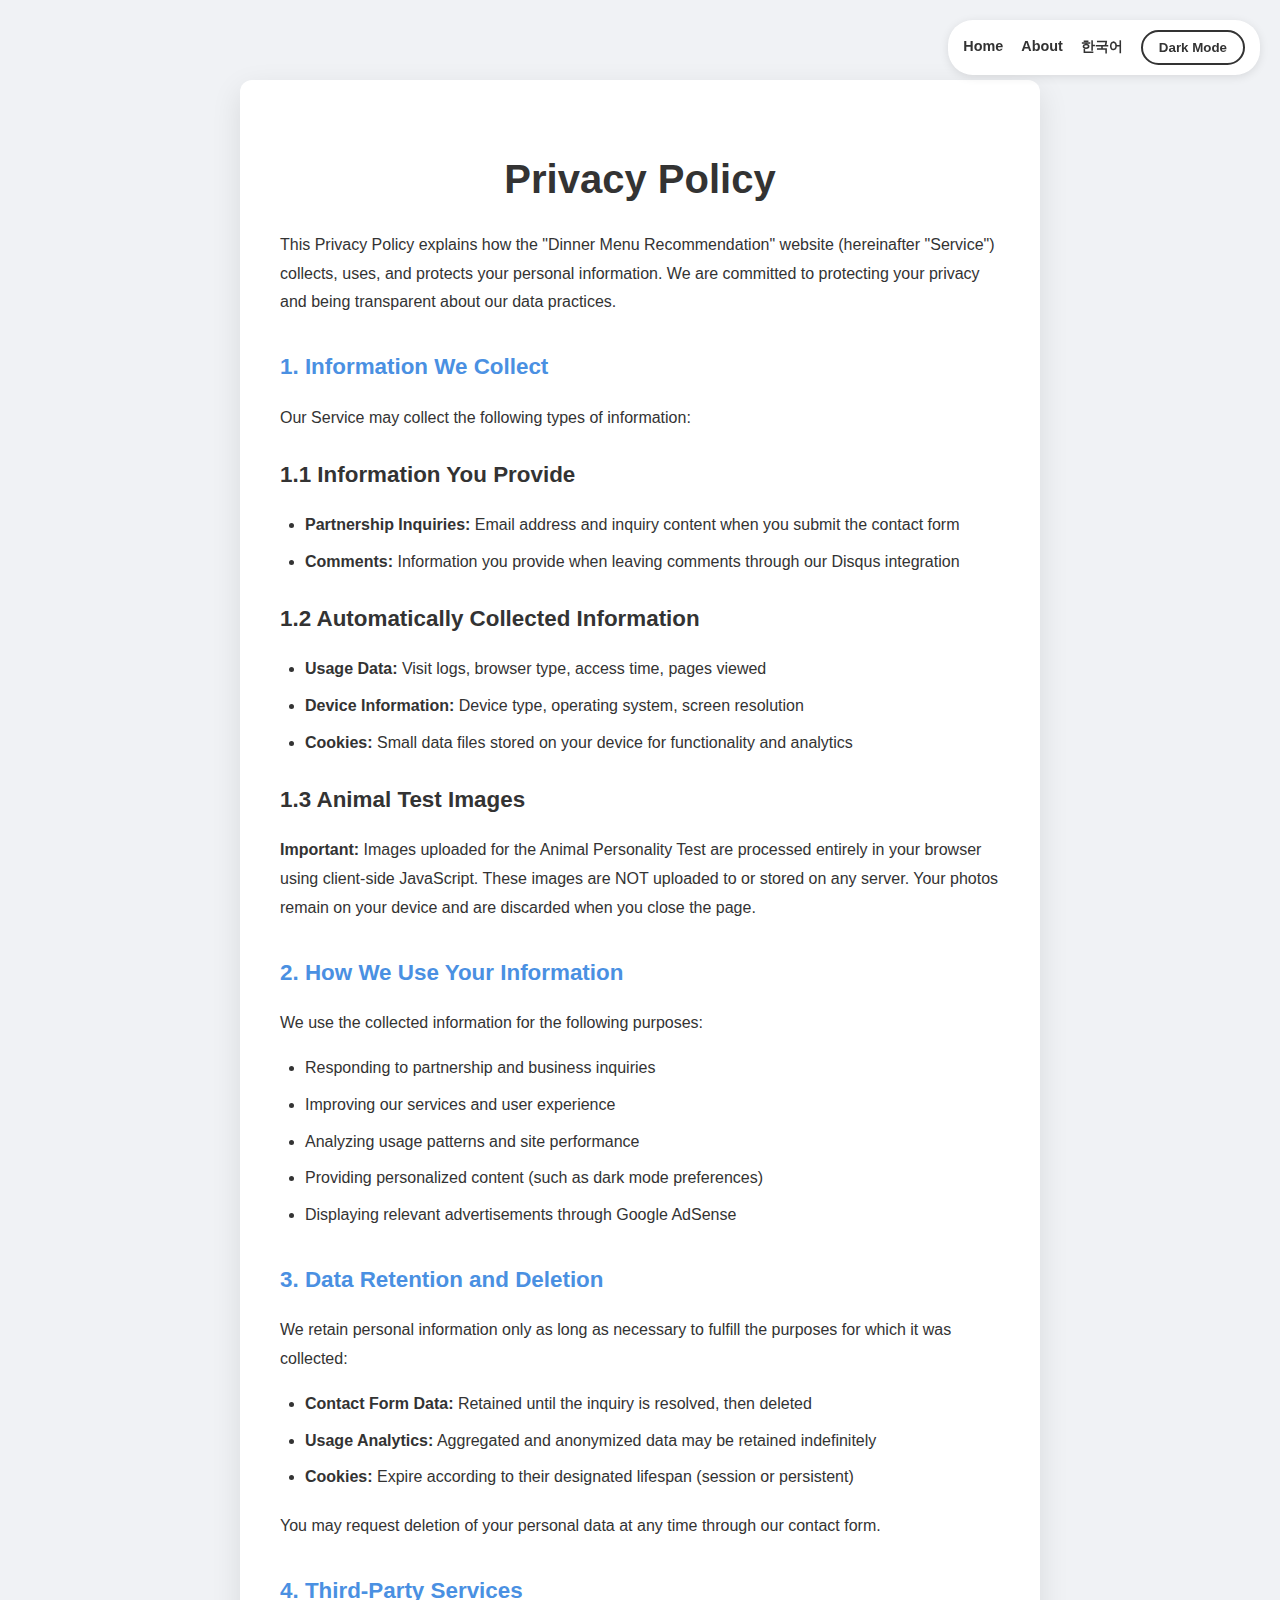
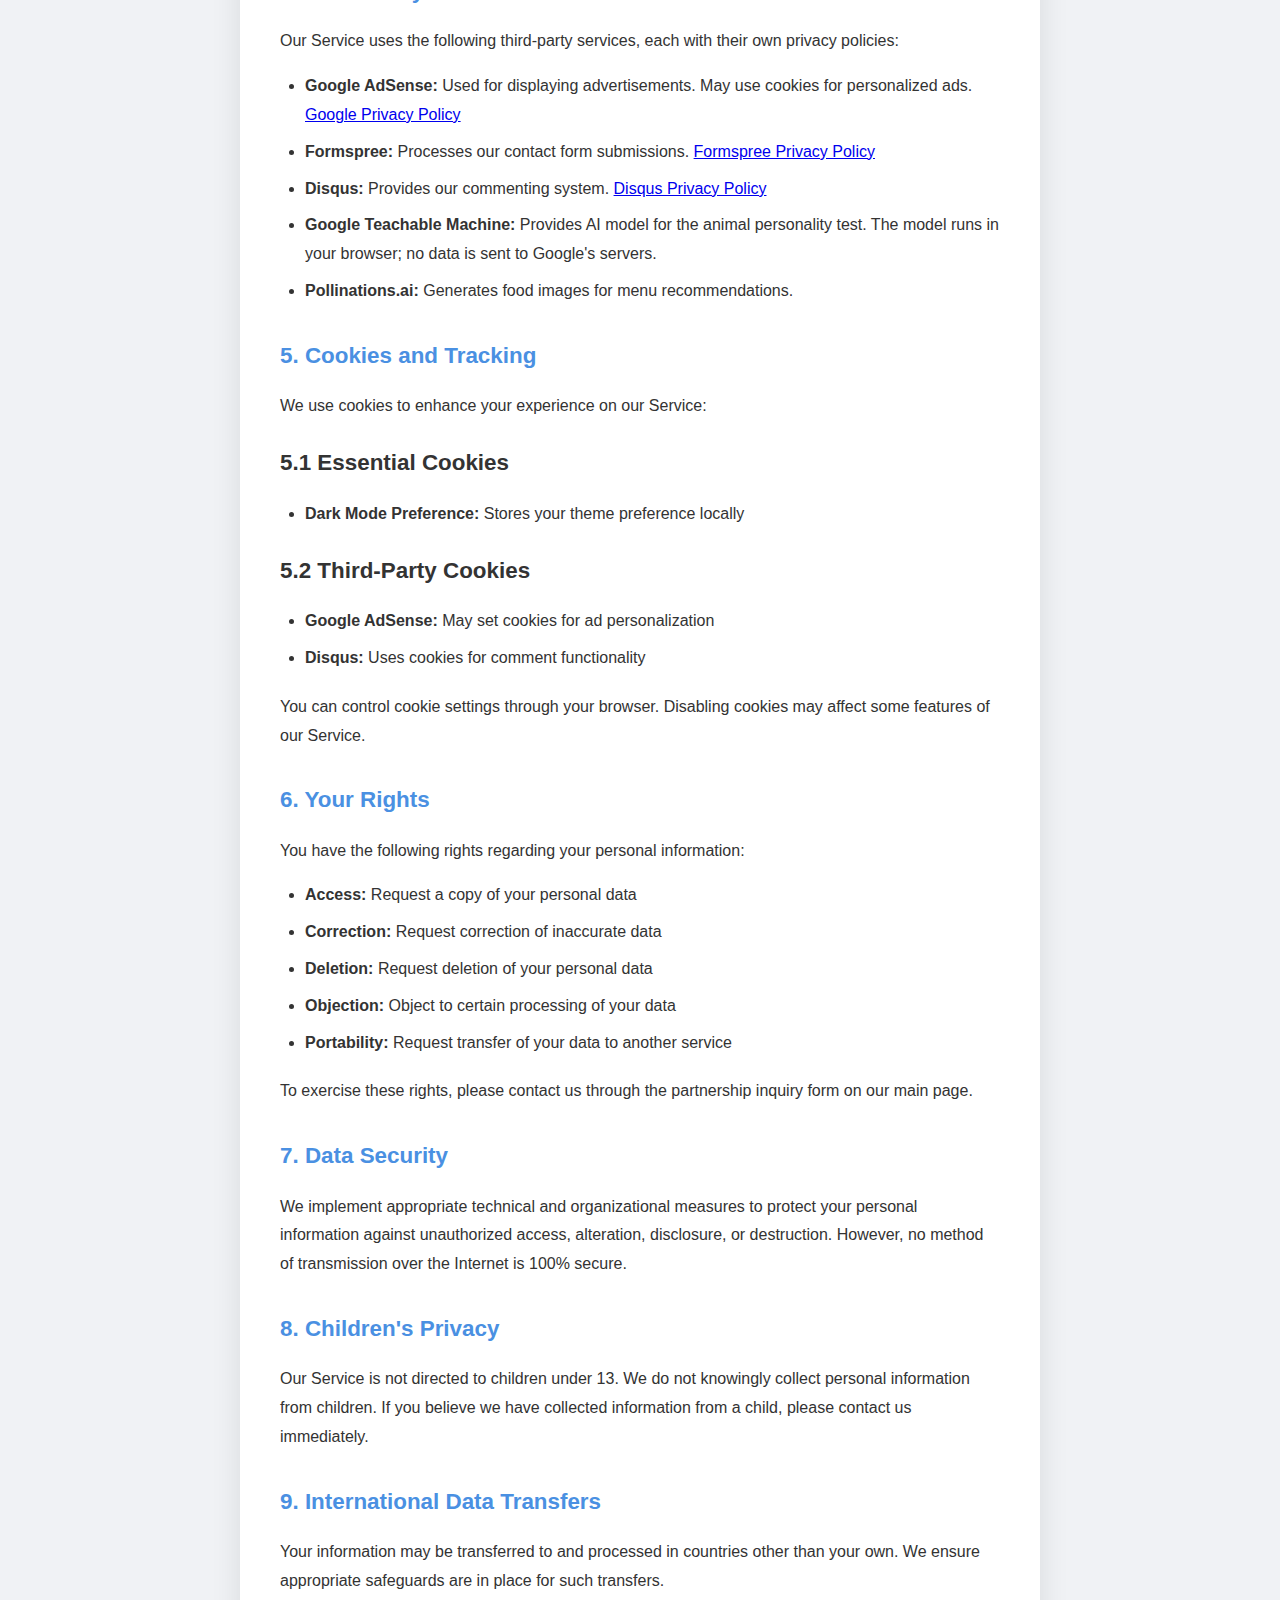
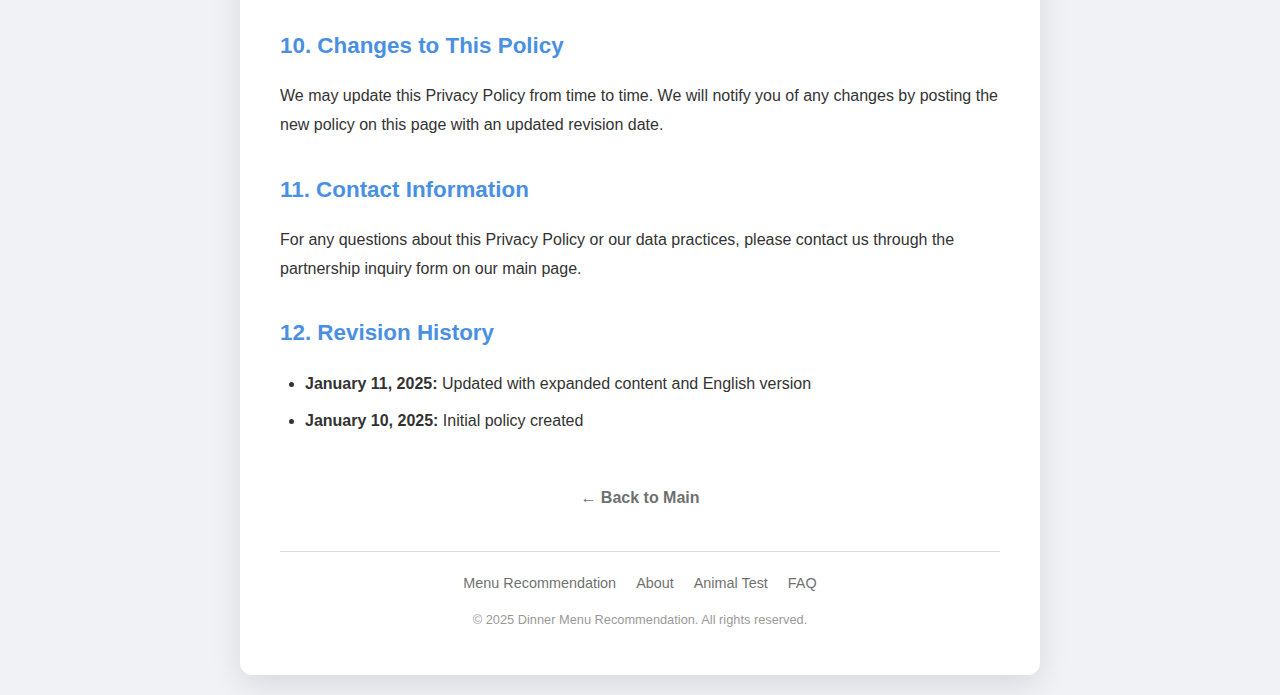
<file: privacy-en.html>
<!DOCTYPE html>
<html lang="en">
<head>
    <!-- Google tag (gtag.js) -->
    <script async src="https://www.googletagmanager.com/gtag/js?id=G-BDTTSJ1EDS"></script>
    <script>
    window.dataLayer = window.dataLayer || [];
    function gtag(){dataLayer.push(arguments);}
    gtag('js', new Date());

    gtag('config', 'G-BDTTSJ1EDS');
    </script>
    <!-- Microsoft Clarity -->
    <script type="text/javascript">
    (function(c,l,a,r,i,t,y){
        c[a]=c[a]||function(){(c[a].q=c[a].q||[]).push(arguments)};
        t=l.createElement(r);t.async=1;t.src="https://www.clarity.ms/tag/"+i;
        y=l.getElementsByTagName(r)[0];y.parentNode.insertBefore(t,y);
    })(window, document, "clarity", "script", "v2pyy2mgm6");
    </script>
    <meta charset="UTF-8">
    <link rel="icon" type="image/svg+xml" href="favicon.svg">
    <meta name="viewport" content="width=device-width, initial-scale=1.0">
    <meta name="google-adsense-account" content="ca-pub-2962790403778987">
    <meta name="description" content="Privacy Policy for Dinner Menu Recommendation service. Learn how we collect, use, and protect your personal information.">
    <meta name="keywords" content="privacy policy, data protection, personal information, cookie policy">
    <title>Privacy Policy - Dinner Menu Recommendation</title>
    <link rel="stylesheet" href="style.css">
    <script async src="https://pagead2.googlesyndication.com/pagead/js/adsbygoogle.js?client=ca-pub-2962790403778987" crossorigin="anonymous"></script>
</head>
<body>
    <div class="theme-switch-wrapper">
        <a href="en.html" class="lang-link">Home</a>
        <a href="about-en.html" class="lang-link">About</a>
        <a href="privacy.html" class="lang-link">한국어</a>
        <button id="theme-toggle">Dark Mode</button>
    </div>
    <div class="container" style="max-width: 800px;">
        <h1>Privacy Policy</h1>

        <div class="privacy-content">
            <p>This Privacy Policy explains how the "Dinner Menu Recommendation" website (hereinafter "Service") collects, uses, and protects your personal information. We are committed to protecting your privacy and being transparent about our data practices.</p>

            <h2>1. Information We Collect</h2>
            <p>Our Service may collect the following types of information:</p>

            <h3>1.1 Information You Provide</h3>
            <ul>
                <li><strong>Partnership Inquiries:</strong> Email address and inquiry content when you submit the contact form</li>
                <li><strong>Comments:</strong> Information you provide when leaving comments through our Disqus integration</li>
            </ul>

            <h3>1.2 Automatically Collected Information</h3>
            <ul>
                <li><strong>Usage Data:</strong> Visit logs, browser type, access time, pages viewed</li>
                <li><strong>Device Information:</strong> Device type, operating system, screen resolution</li>
                <li><strong>Cookies:</strong> Small data files stored on your device for functionality and analytics</li>
            </ul>

            <h3>1.3 Animal Test Images</h3>
            <p><strong>Important:</strong> Images uploaded for the Animal Personality Test are processed entirely in your browser using client-side JavaScript. These images are NOT uploaded to or stored on any server. Your photos remain on your device and are discarded when you close the page.</p>

            <h2>2. How We Use Your Information</h2>
            <p>We use the collected information for the following purposes:</p>
            <ul>
                <li>Responding to partnership and business inquiries</li>
                <li>Improving our services and user experience</li>
                <li>Analyzing usage patterns and site performance</li>
                <li>Providing personalized content (such as dark mode preferences)</li>
                <li>Displaying relevant advertisements through Google AdSense</li>
            </ul>

            <h2>3. Data Retention and Deletion</h2>
            <p>We retain personal information only as long as necessary to fulfill the purposes for which it was collected:</p>
            <ul>
                <li><strong>Contact Form Data:</strong> Retained until the inquiry is resolved, then deleted</li>
                <li><strong>Usage Analytics:</strong> Aggregated and anonymized data may be retained indefinitely</li>
                <li><strong>Cookies:</strong> Expire according to their designated lifespan (session or persistent)</li>
            </ul>
            <p>You may request deletion of your personal data at any time through our contact form.</p>

            <h2>4. Third-Party Services</h2>
            <p>Our Service uses the following third-party services, each with their own privacy policies:</p>
            <ul>
                <li><strong>Google AdSense:</strong> Used for displaying advertisements. May use cookies for personalized ads. <a href="https://policies.google.com/privacy" target="_blank" rel="noopener">Google Privacy Policy</a></li>
                <li><strong>Formspree:</strong> Processes our contact form submissions. <a href="https://formspree.io/legal/privacy-policy" target="_blank" rel="noopener">Formspree Privacy Policy</a></li>
                <li><strong>Disqus:</strong> Provides our commenting system. <a href="https://help.disqus.com/en/articles/1717103-disqus-privacy-policy" target="_blank" rel="noopener">Disqus Privacy Policy</a></li>
                <li><strong>Google Teachable Machine:</strong> Provides AI model for the animal personality test. The model runs in your browser; no data is sent to Google's servers.</li>
                <li><strong>Pollinations.ai:</strong> Generates food images for menu recommendations.</li>
            </ul>

            <h2>5. Cookies and Tracking</h2>
            <p>We use cookies to enhance your experience on our Service:</p>

            <h3>5.1 Essential Cookies</h3>
            <ul>
                <li><strong>Dark Mode Preference:</strong> Stores your theme preference locally</li>
            </ul>

            <h3>5.2 Third-Party Cookies</h3>
            <ul>
                <li><strong>Google AdSense:</strong> May set cookies for ad personalization</li>
                <li><strong>Disqus:</strong> Uses cookies for comment functionality</li>
            </ul>

            <p>You can control cookie settings through your browser. Disabling cookies may affect some features of our Service.</p>

            <h2>6. Your Rights</h2>
            <p>You have the following rights regarding your personal information:</p>
            <ul>
                <li><strong>Access:</strong> Request a copy of your personal data</li>
                <li><strong>Correction:</strong> Request correction of inaccurate data</li>
                <li><strong>Deletion:</strong> Request deletion of your personal data</li>
                <li><strong>Objection:</strong> Object to certain processing of your data</li>
                <li><strong>Portability:</strong> Request transfer of your data to another service</li>
            </ul>
            <p>To exercise these rights, please contact us through the partnership inquiry form on our main page.</p>

            <h2>7. Data Security</h2>
            <p>We implement appropriate technical and organizational measures to protect your personal information against unauthorized access, alteration, disclosure, or destruction. However, no method of transmission over the Internet is 100% secure.</p>

            <h2>8. Children's Privacy</h2>
            <p>Our Service is not directed to children under 13. We do not knowingly collect personal information from children. If you believe we have collected information from a child, please contact us immediately.</p>

            <h2>9. International Data Transfers</h2>
            <p>Your information may be transferred to and processed in countries other than your own. We ensure appropriate safeguards are in place for such transfers.</p>

            <h2>10. Changes to This Policy</h2>
            <p>We may update this Privacy Policy from time to time. We will notify you of any changes by posting the new policy on this page with an updated revision date.</p>

            <h2>11. Contact Information</h2>
            <p>For any questions about this Privacy Policy or our data practices, please contact us through the partnership inquiry form on our main page.</p>

            <h2>12. Revision History</h2>
            <ul>
                <li><strong>January 11, 2025:</strong> Updated with expanded content and English version</li>
                <li><strong>January 10, 2025:</strong> Initial policy created</li>
            </ul>
        </div>

        <a href="en.html" class="back-link">← Back to Main</a>

        <footer class="site-footer">
            <div class="footer-links">
                <a href="en.html">Menu Recommendation</a>
                <a href="about-en.html">About</a>
                <a href="animal-test-en.html">Animal Test</a>
                <a href="faq-en.html">FAQ</a>
            </div>
            <p class="footer-copyright">&copy; 2025 Dinner Menu Recommendation. All rights reserved.</p>
        </footer>
    </div>

    <script>
        const themeToggle = document.getElementById('theme-toggle');
        const body = document.body;

        if (localStorage.getItem('dark-mode') === 'true') {
            body.classList.add('dark-mode');
            themeToggle.textContent = 'Light Mode';
        }

        themeToggle.addEventListener('click', () => {
            body.classList.toggle('dark-mode');
            if (body.classList.contains('dark-mode')) {
                themeToggle.textContent = 'Light Mode';
                localStorage.setItem('dark-mode', 'true');
            } else {
                themeToggle.textContent = 'Dark Mode';
                localStorage.setItem('dark-mode', 'false');
            }
        });
    </script>
</body>
</html>
</file>
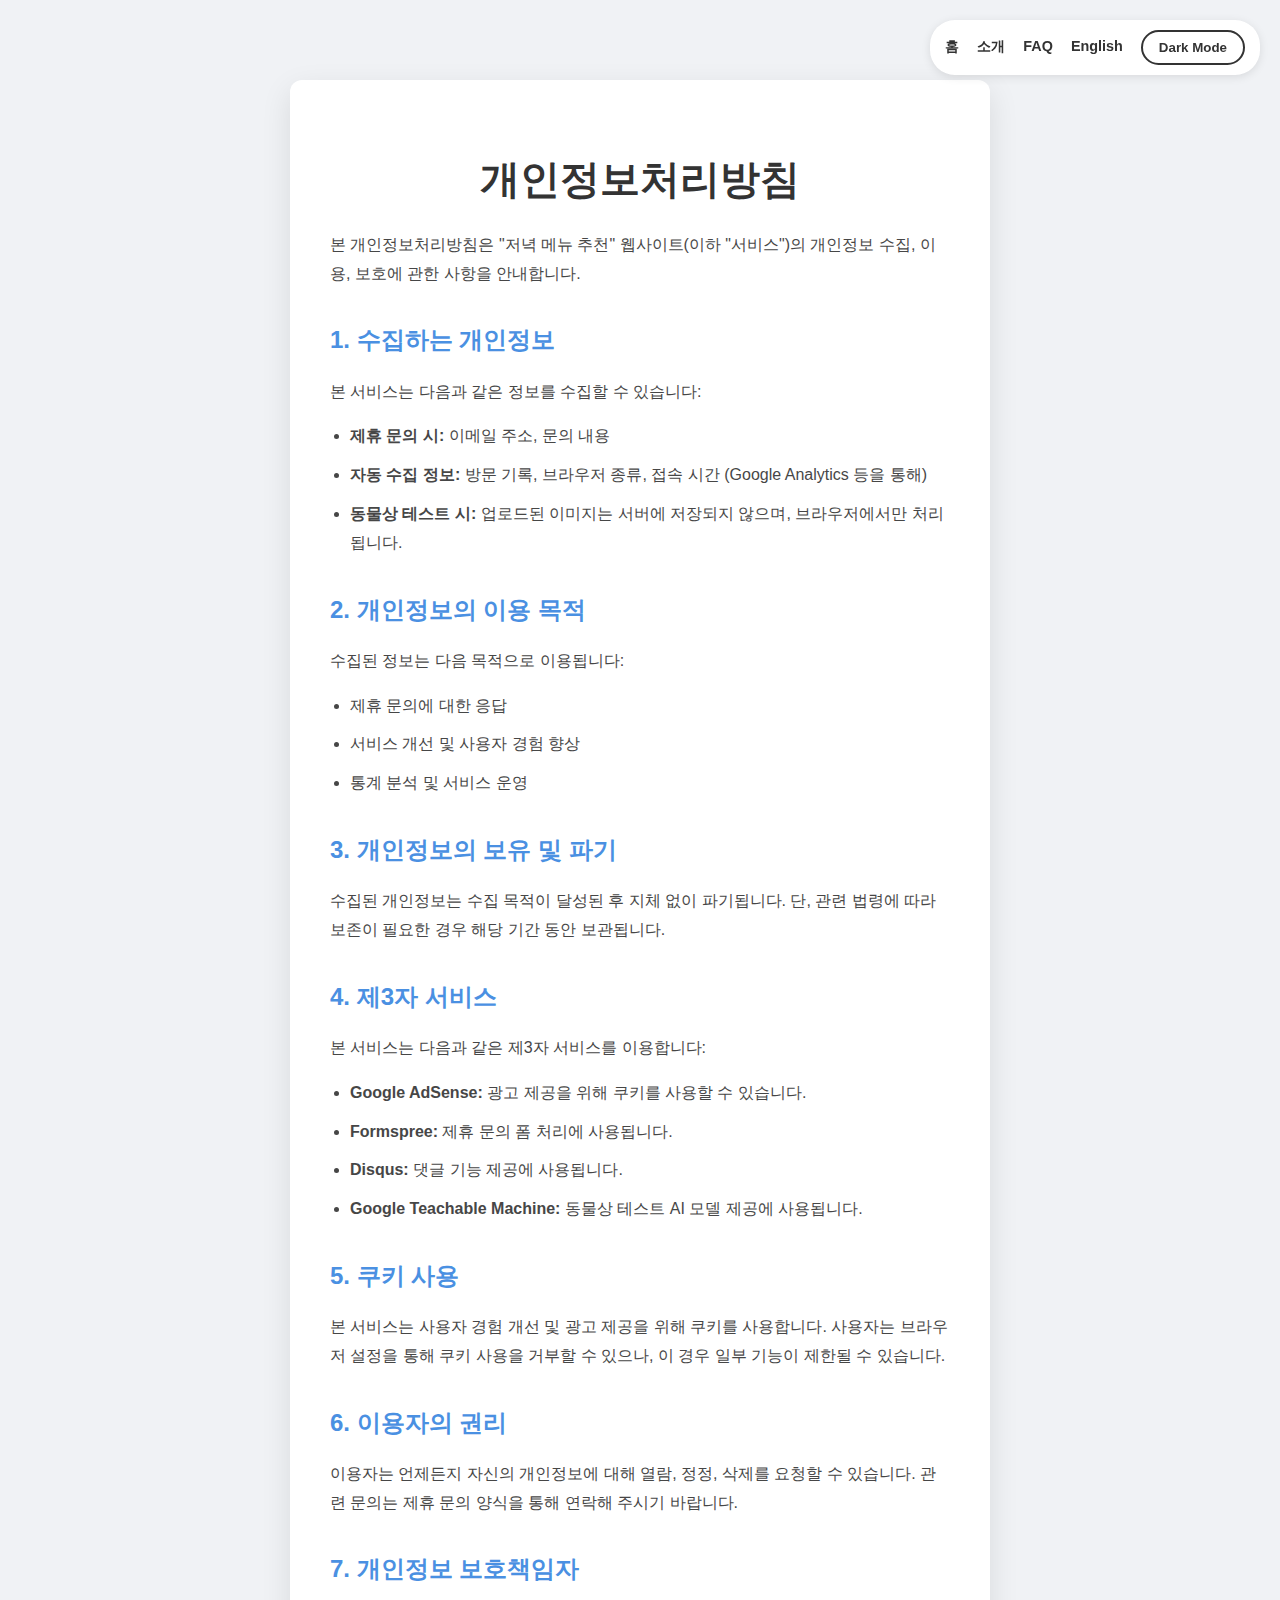
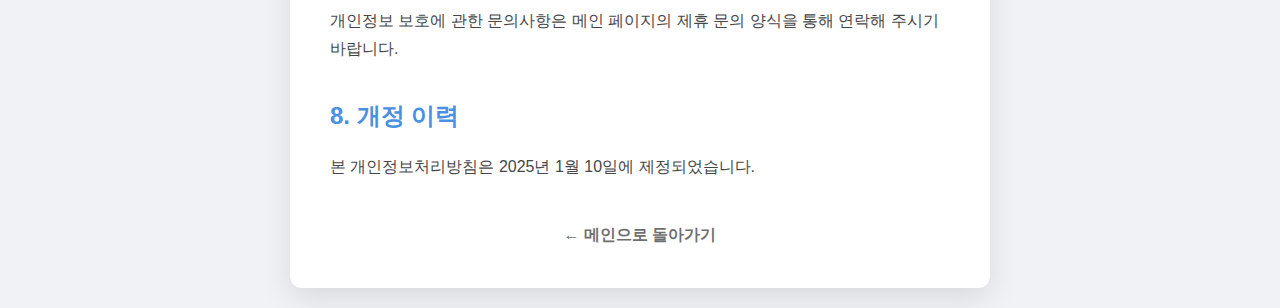
<file: privacy.html>
<!DOCTYPE html>
<html lang="ko">
<head>
    <!-- Google tag (gtag.js) -->
    <script async src="https://www.googletagmanager.com/gtag/js?id=G-BDTTSJ1EDS"></script>
    <script>
    window.dataLayer = window.dataLayer || [];
    function gtag(){dataLayer.push(arguments);}
    gtag('js', new Date());

    gtag('config', 'G-BDTTSJ1EDS');
    </script>
    <!-- Microsoft Clarity -->
    <script type="text/javascript">
    (function(c,l,a,r,i,t,y){
        c[a]=c[a]||function(){(c[a].q=c[a].q||[]).push(arguments)};
        t=l.createElement(r);t.async=1;t.src="https://www.clarity.ms/tag/"+i;
        y=l.getElementsByTagName(r)[0];y.parentNode.insertBefore(t,y);
    })(window, document, "clarity", "script", "v2pyy2mgm6");
    </script>
    <meta charset="UTF-8">
    <meta name="viewport" content="width=device-width, initial-scale=1.0">
    <meta name="google-adsense-account" content="ca-pub-2962790403778987">
    <title>개인정보처리방침 - 저녁 메뉴 추천</title>
    <link rel="stylesheet" href="style.css">
    <script async src="https://pagead2.googlesyndication.com/pagead/js/adsbygoogle.js?client=ca-pub-2962790403778987" crossorigin="anonymous"></script>
    <style>
        .policy-content {
            text-align: left;
            line-height: 1.8;
        }
        .policy-content h2 {
            font-size: 1.5rem;
            margin-top: 30px;
            margin-bottom: 15px;
            color: var(--number-bg);
        }
        .policy-content h3 {
            font-size: 1.2rem;
            margin-top: 20px;
            margin-bottom: 10px;
        }
        .policy-content p, .policy-content li {
            margin-bottom: 10px;
            opacity: 0.9;
        }
        .policy-content ul {
            padding-left: 20px;
        }
        .back-link {
            display: inline-block;
            margin-top: 30px;
            color: var(--text-color);
            text-decoration: none;
            font-weight: bold;
            opacity: 0.7;
            transition: opacity 0.3s;
        }
        .back-link:hover {
            opacity: 1;
        }
    </style>
</head>
<body>
    <div class="theme-switch-wrapper">
        <a href="index.html" class="lang-link">홈</a>
        <a href="about.html" class="lang-link">소개</a>
        <a href="faq.html" class="lang-link">FAQ</a>
        <a href="privacy-en.html" class="lang-link">English</a>
        <button id="theme-toggle">Dark Mode</button>
    </div>
    <div class="container" style="max-width: 700px;">
        <h1>개인정보처리방침</h1>

        <div class="policy-content">
            <p>본 개인정보처리방침은 "저녁 메뉴 추천" 웹사이트(이하 "서비스")의 개인정보 수집, 이용, 보호에 관한 사항을 안내합니다.</p>

            <h2>1. 수집하는 개인정보</h2>
            <p>본 서비스는 다음과 같은 정보를 수집할 수 있습니다:</p>
            <ul>
                <li><strong>제휴 문의 시:</strong> 이메일 주소, 문의 내용</li>
                <li><strong>자동 수집 정보:</strong> 방문 기록, 브라우저 종류, 접속 시간 (Google Analytics 등을 통해)</li>
                <li><strong>동물상 테스트 시:</strong> 업로드된 이미지는 서버에 저장되지 않으며, 브라우저에서만 처리됩니다.</li>
            </ul>

            <h2>2. 개인정보의 이용 목적</h2>
            <p>수집된 정보는 다음 목적으로 이용됩니다:</p>
            <ul>
                <li>제휴 문의에 대한 응답</li>
                <li>서비스 개선 및 사용자 경험 향상</li>
                <li>통계 분석 및 서비스 운영</li>
            </ul>

            <h2>3. 개인정보의 보유 및 파기</h2>
            <p>수집된 개인정보는 수집 목적이 달성된 후 지체 없이 파기됩니다. 단, 관련 법령에 따라 보존이 필요한 경우 해당 기간 동안 보관됩니다.</p>

            <h2>4. 제3자 서비스</h2>
            <p>본 서비스는 다음과 같은 제3자 서비스를 이용합니다:</p>
            <ul>
                <li><strong>Google AdSense:</strong> 광고 제공을 위해 쿠키를 사용할 수 있습니다.</li>
                <li><strong>Formspree:</strong> 제휴 문의 폼 처리에 사용됩니다.</li>
                <li><strong>Disqus:</strong> 댓글 기능 제공에 사용됩니다.</li>
                <li><strong>Google Teachable Machine:</strong> 동물상 테스트 AI 모델 제공에 사용됩니다.</li>
            </ul>

            <h2>5. 쿠키 사용</h2>
            <p>본 서비스는 사용자 경험 개선 및 광고 제공을 위해 쿠키를 사용합니다. 사용자는 브라우저 설정을 통해 쿠키 사용을 거부할 수 있으나, 이 경우 일부 기능이 제한될 수 있습니다.</p>

            <h2>6. 이용자의 권리</h2>
            <p>이용자는 언제든지 자신의 개인정보에 대해 열람, 정정, 삭제를 요청할 수 있습니다. 관련 문의는 제휴 문의 양식을 통해 연락해 주시기 바랍니다.</p>

            <h2>7. 개인정보 보호책임자</h2>
            <p>개인정보 보호에 관한 문의사항은 메인 페이지의 제휴 문의 양식을 통해 연락해 주시기 바랍니다.</p>

            <h2>8. 개정 이력</h2>
            <p>본 개인정보처리방침은 2025년 1월 10일에 제정되었습니다.</p>
        </div>

        <a href="index.html" class="back-link">← 메인으로 돌아가기</a>
    </div>

    <script>
        const themeToggle = document.getElementById('theme-toggle');
        const body = document.body;

        if (localStorage.getItem('dark-mode') === 'true') {
            body.classList.add('dark-mode');
            themeToggle.textContent = 'Light Mode';
        }

        themeToggle.addEventListener('click', () => {
            body.classList.toggle('dark-mode');
            if (body.classList.contains('dark-mode')) {
                themeToggle.textContent = 'Light Mode';
                localStorage.setItem('dark-mode', 'true');
            } else {
                themeToggle.textContent = 'Dark Mode';
                localStorage.setItem('dark-mode', 'false');
            }
        });
    </script>
</body>
</html>
</file>
<file: style.css>
:root {
    --bg-color: #f0f2f5;
    --container-bg: #ffffff;
    --text-color: #333;
    --number-bg: #4a90e2;
    --btn-bg: #50e3c2;
    --btn-hover: #48d1b3;
    --shadow-color: rgba(0, 0, 0, 0.1);
    --border-color: #ddd;
    --card-bg: #f8f9fa;
    --accent-color: #ff6b6b;
}

body.dark-mode {
    --bg-color: #1a1a1a;
    --container-bg: #2d2d2d;
    --text-color: #f0f2f5;
    --number-bg: #61dafb;
    --btn-bg: #bb86fc;
    --btn-hover: #9b65de;
    --shadow-color: rgba(0, 0, 0, 0.5);
    --border-color: #444;
    --card-bg: #3a3a3a;
    --accent-color: #ff8a8a;
}

* {
    box-sizing: border-box;
}

body {
    font-family: -apple-system, BlinkMacSystemFont, 'Segoe UI', Roboto, 'Helvetica Neue', Arial, sans-serif;
    display: flex;
    justify-content: center;
    align-items: flex-start;
    min-height: 100vh;
    margin: 0;
    background-color: var(--bg-color);
    color: var(--text-color);
    transition: background-color 0.3s, color 0.3s;
    padding: 20px 0;
    line-height: 1.6;
}

.theme-switch-wrapper {
    position: fixed;
    top: 20px;
    right: 20px;
    display: flex;
    align-items: center;
    z-index: 1000;
    background: var(--container-bg);
    padding: 10px 15px;
    border-radius: 25px;
    box-shadow: 0 2px 10px var(--shadow-color);
    flex-wrap: wrap;
    gap: 8px;
}

#theme-toggle {
    background: none;
    border: 2px solid var(--text-color);
    color: var(--text-color);
    padding: 8px 16px;
    border-radius: 20px;
    cursor: pointer;
    font-weight: bold;
    transition: all 0.3s ease;
}

#theme-toggle:hover {
    background-color: var(--text-color);
    color: var(--bg-color);
}

.container {
    text-align: center;
    padding: 40px;
    border-radius: 12px;
    background-color: var(--container-bg);
    box-shadow: 0 10px 30px var(--shadow-color);
    transition: transform 0.3s ease, background-color 0.3s;
    width: 90%;
    max-width: 500px;
    margin-top: 60px;
}

.main-container {
    max-width: 900px;
}

.container:hover {
    transform: translateY(-5px);
}

h1 {
    margin-bottom: 20px;
    color: var(--text-color);
    font-size: 2.5rem;
}

h2 {
    color: var(--number-bg);
    font-size: 1.8rem;
    margin-top: 0;
    margin-bottom: 15px;
}

h3 {
    color: var(--text-color);
    font-size: 1.4rem;
    margin-bottom: 10px;
}

h4 {
    color: var(--number-bg);
    font-size: 1.1rem;
    margin-bottom: 8px;
}

/* Hero Section */
.hero-section {
    margin-bottom: 30px;
    padding-bottom: 20px;
    border-bottom: 1px solid var(--border-color);
}

.hero-subtitle {
    font-size: 1.2rem;
    opacity: 0.8;
    margin: 0;
}

/* Content Sections */
.content-section {
    text-align: left;
    margin-bottom: 40px;
    padding-bottom: 30px;
    border-bottom: 1px solid var(--border-color);
}

.content-section:last-of-type {
    border-bottom: none;
}

.content-section p {
    margin-bottom: 15px;
    line-height: 1.8;
}

.content-section ul, .content-section ol {
    padding-left: 20px;
    margin-bottom: 15px;
}

.content-section li {
    margin-bottom: 8px;
    line-height: 1.6;
}

/* Cuisine Grid */
.cuisine-grid {
    display: grid;
    grid-template-columns: repeat(auto-fit, minmax(280px, 1fr));
    gap: 20px;
    margin-top: 20px;
}

.cuisine-card {
    background: var(--card-bg);
    padding: 20px;
    border-radius: 12px;
    border-left: 4px solid var(--btn-bg);
    transition: transform 0.2s, box-shadow 0.2s;
}

.cuisine-card:hover {
    transform: translateY(-3px);
    box-shadow: 0 5px 15px var(--shadow-color);
}

.cuisine-card h3 {
    margin-top: 0;
    color: var(--number-bg);
}

.cuisine-card p {
    font-size: 0.95rem;
    margin-bottom: 12px;
}

.cuisine-card ul {
    list-style: none;
    padding: 0;
    margin: 0;
    font-size: 0.9rem;
}

.cuisine-card ul li {
    padding: 5px 0;
    border-top: 1px solid var(--border-color);
}

/* Tips Grid */
.tips-grid {
    display: grid;
    grid-template-columns: repeat(auto-fit, minmax(250px, 1fr));
    gap: 20px;
    margin-top: 20px;
}

.tip-item {
    background: var(--card-bg);
    padding: 20px;
    border-radius: 12px;
    border-top: 4px solid var(--accent-color);
}

.tip-item h4 {
    margin-top: 0;
    color: var(--accent-color);
}

.tip-item p {
    font-size: 0.95rem;
    margin: 0;
}

/* Seasonal Grid */
.seasonal-grid {
    display: grid;
    grid-template-columns: repeat(auto-fit, minmax(200px, 1fr));
    gap: 15px;
    margin-top: 20px;
}

.season-card {
    padding: 20px;
    border-radius: 12px;
    text-align: center;
}

.season-card h4 {
    margin: 0 0 10px 0;
    font-size: 1.3rem;
}

.season-card p {
    font-size: 0.9rem;
    margin: 0;
}

.season-card.spring {
    background: linear-gradient(135deg, #a8e6cf 0%, #88d8b0 100%);
    color: #2d5a45;
}

.season-card.summer {
    background: linear-gradient(135deg, #ffd93d 0%, #ffb347 100%);
    color: #5a4a2d;
}

.season-card.fall {
    background: linear-gradient(135deg, #ffb347 0%, #ff8c42 100%);
    color: #5a3d2d;
}

.season-card.winter {
    background: linear-gradient(135deg, #a8d8ea 0%, #88c4d8 100%);
    color: #2d4a5a;
}

/* Features Grid */
.features-grid {
    display: grid;
    grid-template-columns: repeat(auto-fit, minmax(200px, 1fr));
    gap: 20px;
    margin-top: 20px;
}

.feature-box {
    background: var(--card-bg);
    padding: 20px;
    border-radius: 12px;
    text-align: center;
    transition: transform 0.2s;
}

.feature-box:hover {
    transform: translateY(-3px);
}

.feature-box h4 {
    margin-top: 0;
}

.feature-box p {
    font-size: 0.9rem;
    margin: 0;
}

/* Steps List */
.steps-list {
    background: var(--card-bg);
    padding: 25px 25px 25px 45px;
    border-radius: 12px;
    margin-top: 20px;
}

.steps-list li {
    padding: 10px 0;
    border-bottom: 1px solid var(--border-color);
}

.steps-list li:last-child {
    border-bottom: none;
}

/* CTA Buttons */
.cta-buttons {
    display: flex;
    gap: 15px;
    margin-top: 20px;
    flex-wrap: wrap;
    justify-content: center;
}

.cta-btn {
    display: inline-block;
    padding: 15px 30px;
    border-radius: 8px;
    text-decoration: none;
    font-weight: bold;
    background: var(--btn-bg);
    color: white;
    transition: transform 0.2s, background-color 0.2s;
}

.cta-btn:hover {
    transform: translateY(-2px);
    background: var(--btn-hover);
}

.cta-btn.secondary {
    background: var(--number-bg);
}

.cta-btn.secondary:hover {
    opacity: 0.9;
}

/* Result Container */
.result-container {
    display: flex;
    flex-direction: column;
    justify-content: center;
    align-items: center;
    margin-bottom: 20px;
    min-height: 80px;
}

.menu-item {
    display: flex;
    justify-content: center;
    align-items: center;
    padding: 15px 40px;
    border-radius: 50px;
    background-color: var(--number-bg);
    color: #ffffff;
    font-size: 2rem;
    font-weight: bold;
    box-shadow: 0 4px 10px var(--shadow-color);
    transition: transform 0.3s ease, background-color 0.3s ease;
    animation: pop-in 0.5s ease forwards;
    white-space: nowrap;
    margin-bottom: 20px;
}

.menu-image {
    max-width: 100%;
    max-height: 400px;
    width: auto;
    border-radius: 12px;
    box-shadow: 0 4px 10px var(--shadow-color);
    animation: pop-in 0.5s ease forwards;
    object-fit: cover;
}

@keyframes pop-in {
    0% {
        transform: scale(0);
        opacity: 0;
    }
    100% {
        transform: scale(1);
        opacity: 1;
    }
}

#generate-btn {
    padding: 15px 30px;
    border: none;
    border-radius: 8px;
    background-color: var(--btn-bg);
    color: #ffffff;
    font-size: 1.2rem;
    font-weight: bold;
    cursor: pointer;
    transition: background-color 0.3s ease, transform 0.2s ease;
    box-shadow: 0 4px 10px var(--shadow-color);
    width: 100%;
    max-width: 300px;
}

#generate-btn:hover {
    background-color: var(--btn-hover);
    transform: translateY(-2px);
}

#generate-btn:active {
    transform: translateY(0);
}

/* Contact Section */
.contact-section {
    margin-top: 40px;
    text-align: left;
}

.contact-section hr {
    border: 0;
    border-top: 1px solid var(--border-color);
    margin-bottom: 30px;
}

.contact-section h3 {
    margin-bottom: 15px;
    font-size: 1.5rem;
}

.contact-section > p {
    margin-bottom: 20px;
    opacity: 0.8;
}

.contact-section form {
    display: flex;
    flex-direction: column;
}

.contact-section input,
.contact-section textarea {
    padding: 12px;
    margin-bottom: 15px;
    border: 1px solid var(--border-color);
    border-radius: 8px;
    background-color: var(--container-bg);
    color: var(--text-color);
    font-family: inherit;
}

.contact-section textarea {
    height: 100px;
    resize: none;
}

#submit-btn {
    padding: 12px;
    border: none;
    border-radius: 8px;
    background-color: var(--number-bg);
    color: #ffffff;
    font-weight: bold;
    cursor: pointer;
    transition: opacity 0.3s;
}

#submit-btn:hover {
    opacity: 0.8;
}

/* Comments Section */
.comments-section {
    margin-top: 40px;
    text-align: left;
    padding-top: 30px;
    border-top: 1px solid var(--border-color);
}

.comments-section h3 {
    margin-bottom: 10px;
}

.comments-section > p {
    margin-bottom: 15px;
    opacity: 0.8;
}

/* Language Link */
.lang-link {
    margin-right: 10px;
    text-decoration: none;
    color: var(--text-color);
    font-weight: bold;
    border-bottom: 2px solid transparent;
    transition: border-color 0.3s ease;
    font-size: 0.9rem;
}

.lang-link:hover {
    border-color: var(--text-color);
}

/* Footer */
.site-footer {
    margin-top: 40px;
    padding-top: 20px;
    border-top: 1px solid var(--border-color);
    text-align: center;
}

.footer-links {
    display: flex;
    justify-content: center;
    gap: 20px;
    flex-wrap: wrap;
    margin-bottom: 15px;
}

.footer-links a {
    color: var(--text-color);
    text-decoration: none;
    font-size: 0.9rem;
    opacity: 0.7;
    transition: opacity 0.3s;
}

.footer-links a:hover {
    opacity: 1;
}

.footer-copyright {
    font-size: 0.8rem;
    opacity: 0.5;
    margin-bottom: 5px;
}

.footer-info {
    font-size: 0.75rem;
    opacity: 0.4;
    margin: 0;
}

/* Site Description */
.site-description {
    text-align: center;
    margin-bottom: 30px;
    font-size: 1rem;
    opacity: 0.8;
    line-height: 1.6;
}

/* About Page Styles */
.about-content {
    text-align: left;
    line-height: 1.8;
}

.about-content h2 {
    font-size: 1.5rem;
    margin-top: 30px;
    margin-bottom: 15px;
    color: var(--number-bg);
}

.about-content p {
    margin-bottom: 15px;
    opacity: 0.9;
}

.feature-list {
    display: grid;
    gap: 20px;
    margin-top: 20px;
}

.feature-item {
    background: var(--card-bg);
    padding: 20px;
    border-radius: 12px;
    border-left: 4px solid var(--btn-bg);
}

.feature-item h3 {
    font-size: 1.2rem;
    margin-bottom: 10px;
    display: flex;
    align-items: center;
    gap: 10px;
    margin-top: 0;
}

.feature-item p {
    margin: 0;
    font-size: 0.95rem;
}

.back-link {
    display: inline-block;
    margin-top: 30px;
    color: var(--text-color);
    text-decoration: none;
    font-weight: bold;
    opacity: 0.7;
    transition: opacity 0.3s;
}

.back-link:hover {
    opacity: 1;
}

/* FAQ Styles */
.faq-list {
    margin-top: 20px;
}

.faq-item {
    background: var(--card-bg);
    border-radius: 12px;
    margin-bottom: 15px;
    overflow: hidden;
}

.faq-question {
    background: none;
    border: none;
    width: 100%;
    padding: 20px;
    text-align: left;
    cursor: pointer;
    font-size: 1.1rem;
    font-weight: bold;
    color: var(--text-color);
    display: flex;
    justify-content: space-between;
    align-items: center;
    transition: background-color 0.2s;
}

.faq-question:hover {
    background: var(--border-color);
}

.faq-question::after {
    content: '+';
    font-size: 1.5rem;
    transition: transform 0.3s;
}

.faq-item.active .faq-question::after {
    transform: rotate(45deg);
}

.faq-answer {
    max-height: 0;
    overflow: hidden;
    transition: max-height 0.3s ease-out;
}

.faq-item.active .faq-answer {
    max-height: 500px;
}

.faq-answer-content {
    padding: 0 20px 20px;
    line-height: 1.8;
}

/* Blog/Tips Article Styles */
.article-list {
    margin-top: 20px;
}

.article-card {
    background: var(--card-bg);
    border-radius: 12px;
    padding: 25px;
    margin-bottom: 20px;
    border-left: 4px solid var(--number-bg);
}

.article-card h3 {
    margin-top: 0;
    color: var(--number-bg);
}

.article-card p {
    margin-bottom: 10px;
    line-height: 1.8;
}

.article-meta {
    font-size: 0.85rem;
    opacity: 0.6;
    margin-top: 15px;
}

/* Animal Test Styles */
.test-section {
    text-align: left;
    margin-bottom: 30px;
}

.upload-area {
    border: 3px dashed var(--border-color);
    border-radius: 12px;
    padding: 40px;
    text-align: center;
    margin: 20px 0;
    transition: border-color 0.3s, background-color 0.3s;
    cursor: pointer;
}

.upload-area:hover {
    border-color: var(--btn-bg);
    background: var(--card-bg);
}

.upload-area p {
    margin: 0;
    opacity: 0.7;
}

/* Privacy Policy Styles */
.privacy-content {
    text-align: left;
    line-height: 1.8;
}

.privacy-content h2 {
    color: var(--number-bg);
    font-size: 1.4rem;
    margin-top: 30px;
    margin-bottom: 15px;
}

.privacy-content p {
    margin-bottom: 15px;
}

.privacy-content ul {
    padding-left: 25px;
    margin-bottom: 20px;
}

.privacy-content li {
    margin-bottom: 8px;
}

/* Responsive Design */
@media (max-width: 768px) {
    .container {
        padding: 20px;
        margin-top: 80px;
    }

    .main-container {
        max-width: 100%;
    }

    h1 {
        font-size: 2rem;
    }

    h2 {
        font-size: 1.5rem;
    }

    .menu-item {
        font-size: 1.5rem;
        padding: 10px 30px;
    }

    #generate-btn {
        font-size: 1rem;
        padding: 12px 24px;
    }

    .theme-switch-wrapper {
        position: fixed;
        top: 10px;
        right: 10px;
        left: 10px;
        justify-content: center;
        padding: 8px 12px;
    }

    .lang-link {
        font-size: 0.8rem;
        margin-right: 8px;
    }

    .footer-links {
        flex-direction: column;
        gap: 10px;
    }

    .cuisine-grid,
    .tips-grid,
    .features-grid {
        grid-template-columns: 1fr;
    }

    .seasonal-grid {
        grid-template-columns: repeat(2, 1fr);
    }

    .cta-buttons {
        flex-direction: column;
        align-items: stretch;
    }

    .cta-btn {
        text-align: center;
    }
}

@media (max-width: 480px) {
    .seasonal-grid {
        grid-template-columns: 1fr;
    }

    .theme-switch-wrapper {
        flex-wrap: wrap;
        gap: 5px;
    }

    .lang-link {
        font-size: 0.75rem;
    }

    #theme-toggle {
        padding: 6px 12px;
        font-size: 0.85rem;
    }
}

/* SNS Share Buttons */
.share-section {
    margin-top: 25px;
    padding-top: 20px;
    border-top: 1px dashed var(--border-color);
}

.share-section h4 {
    margin-bottom: 15px;
    font-size: 1rem;
    opacity: 0.8;
}

.share-buttons {
    display: flex;
    justify-content: center;
    gap: 12px;
    flex-wrap: wrap;
}

.share-btn {
    display: inline-flex;
    align-items: center;
    justify-content: center;
    gap: 8px;
    padding: 12px 20px;
    border: none;
    border-radius: 50px;
    font-size: 0.95rem;
    font-weight: bold;
    cursor: pointer;
    transition: transform 0.2s, box-shadow 0.2s, opacity 0.2s;
    text-decoration: none;
    color: white;
}

.share-btn:hover {
    transform: translateY(-3px);
    box-shadow: 0 5px 15px var(--shadow-color);
}

.share-btn:active {
    transform: translateY(-1px);
}

.share-btn svg {
    width: 20px;
    height: 20px;
    fill: currentColor;
}

.share-btn.kakao {
    background: #FEE500;
    color: #3C1E1E;
}

.share-btn.twitter {
    background: #000000;
}

.share-btn.facebook {
    background: #1877F2;
}

.share-btn.copy-link {
    background: var(--number-bg);
}

.share-btn.copy-link.copied {
    background: #4CAF50;
}

/* Result Share Box */
.result-share-box {
    margin-top: 20px;
    padding: 20px;
    background: var(--card-bg);
    border-radius: 16px;
    text-align: center;
}

.result-share-box .share-title {
    font-size: 1.1rem;
    font-weight: bold;
    margin-bottom: 15px;
    color: var(--text-color);
}

/* Toast Notification */
.toast {
    position: fixed;
    bottom: 30px;
    left: 50%;
    transform: translateX(-50%) translateY(100px);
    background: #333;
    color: white;
    padding: 15px 30px;
    border-radius: 50px;
    font-weight: bold;
    z-index: 10000;
    opacity: 0;
    transition: transform 0.3s, opacity 0.3s;
    box-shadow: 0 5px 20px rgba(0,0,0,0.3);
}

.toast.show {
    transform: translateX(-50%) translateY(0);
    opacity: 1;
}

.toast.success {
    background: linear-gradient(135deg, #4CAF50, #45a049);
}

/* Floating Share Button */
.floating-share {
    position: fixed;
    bottom: 30px;
    right: 30px;
    z-index: 999;
}

.floating-share-btn {
    width: 60px;
    height: 60px;
    border-radius: 50%;
    background: linear-gradient(135deg, var(--btn-bg), var(--number-bg));
    border: none;
    cursor: pointer;
    box-shadow: 0 4px 15px var(--shadow-color);
    display: flex;
    align-items: center;
    justify-content: center;
    transition: transform 0.3s, box-shadow 0.3s;
}

.floating-share-btn:hover {
    transform: scale(1.1);
    box-shadow: 0 6px 25px var(--shadow-color);
}

.floating-share-btn svg {
    width: 28px;
    height: 28px;
    fill: white;
}

.floating-share-menu {
    position: absolute;
    bottom: 70px;
    right: 0;
    background: var(--container-bg);
    border-radius: 16px;
    padding: 15px;
    box-shadow: 0 5px 25px var(--shadow-color);
    display: none;
    flex-direction: column;
    gap: 10px;
    min-width: 180px;
}

.floating-share-menu.show {
    display: flex;
    animation: slideUp 0.3s ease;
}

@keyframes slideUp {
    from {
        opacity: 0;
        transform: translateY(10px);
    }
    to {
        opacity: 1;
        transform: translateY(0);
    }
}

.floating-share-menu .share-btn {
    width: 100%;
    justify-content: flex-start;
    padding: 10px 15px;
    border-radius: 10px;
}

@media (max-width: 768px) {
    .share-buttons {
        gap: 8px;
    }

    .share-btn {
        padding: 10px 16px;
        font-size: 0.85rem;
    }

    .share-btn span {
        display: none;
    }

    .share-btn svg {
        width: 24px;
        height: 24px;
    }

    .floating-share {
        bottom: 20px;
        right: 20px;
    }

    .floating-share-btn {
        width: 50px;
        height: 50px;
    }
}
</file>
